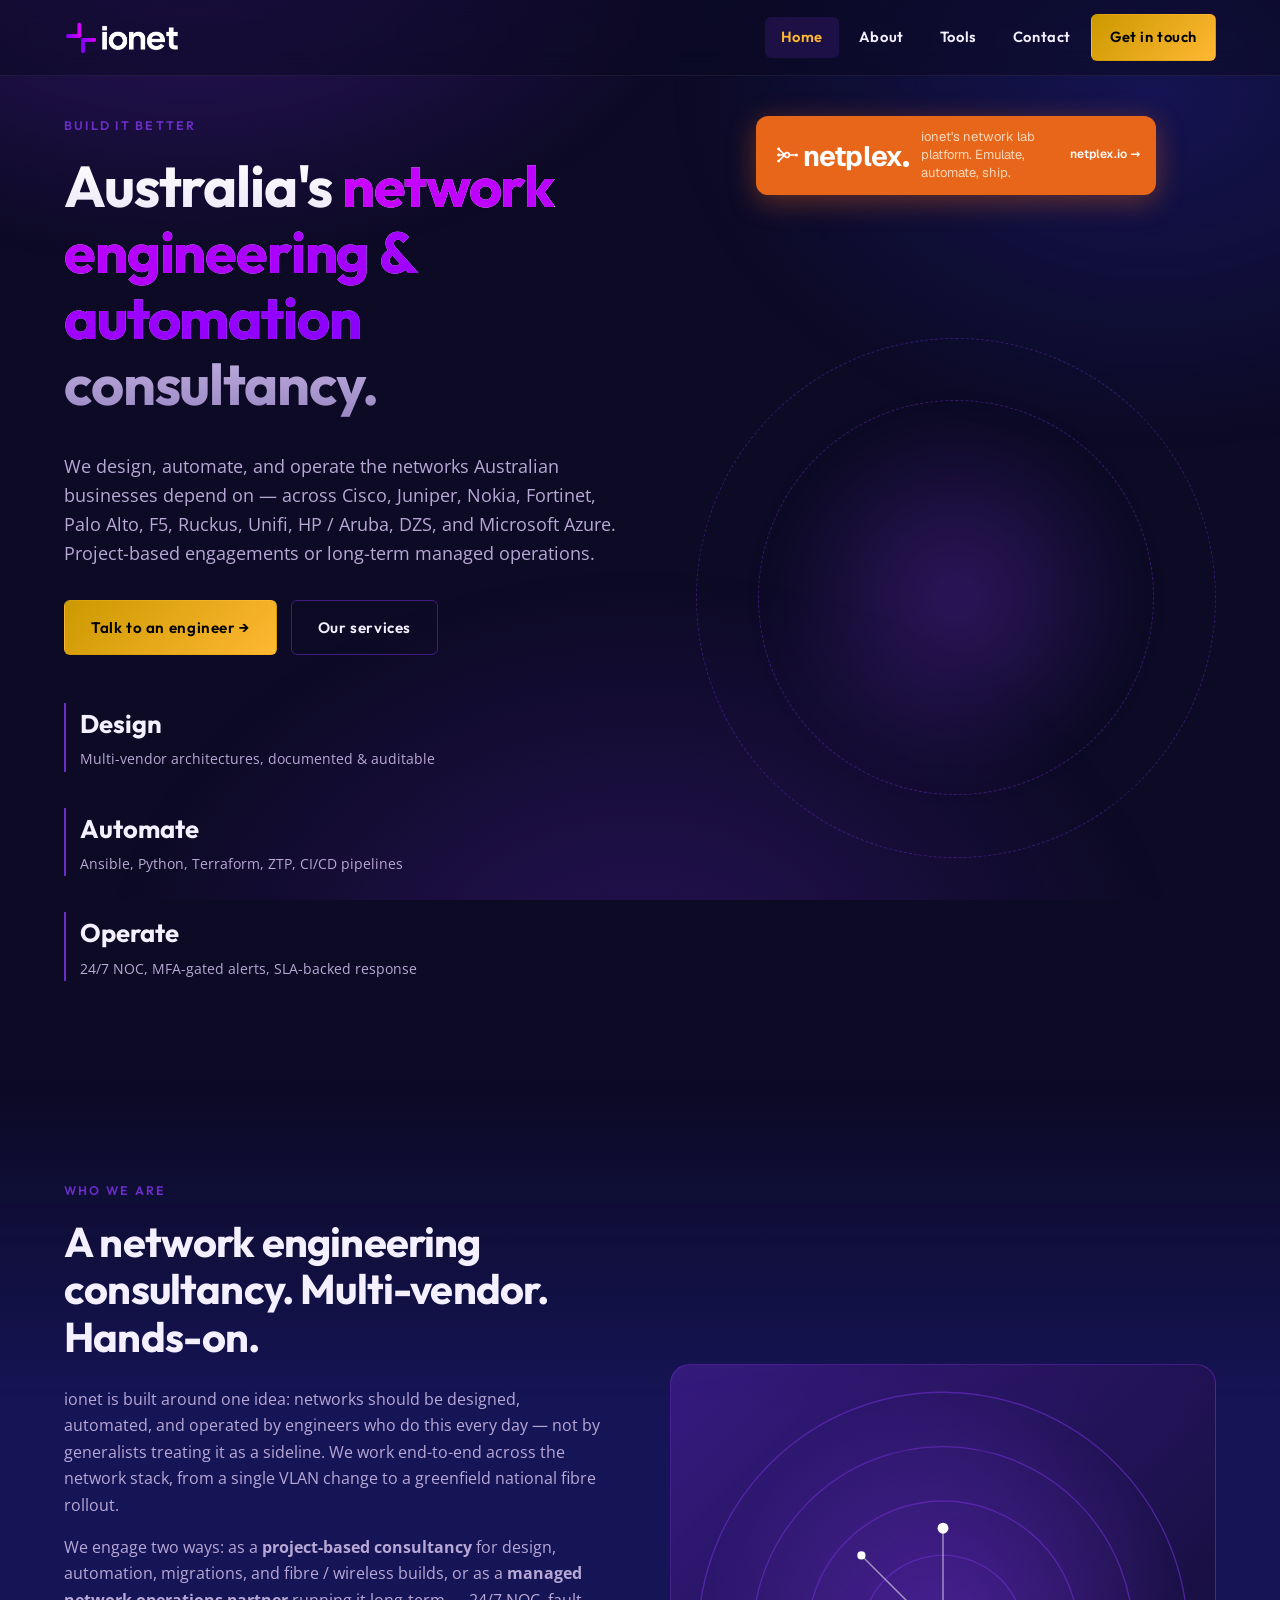
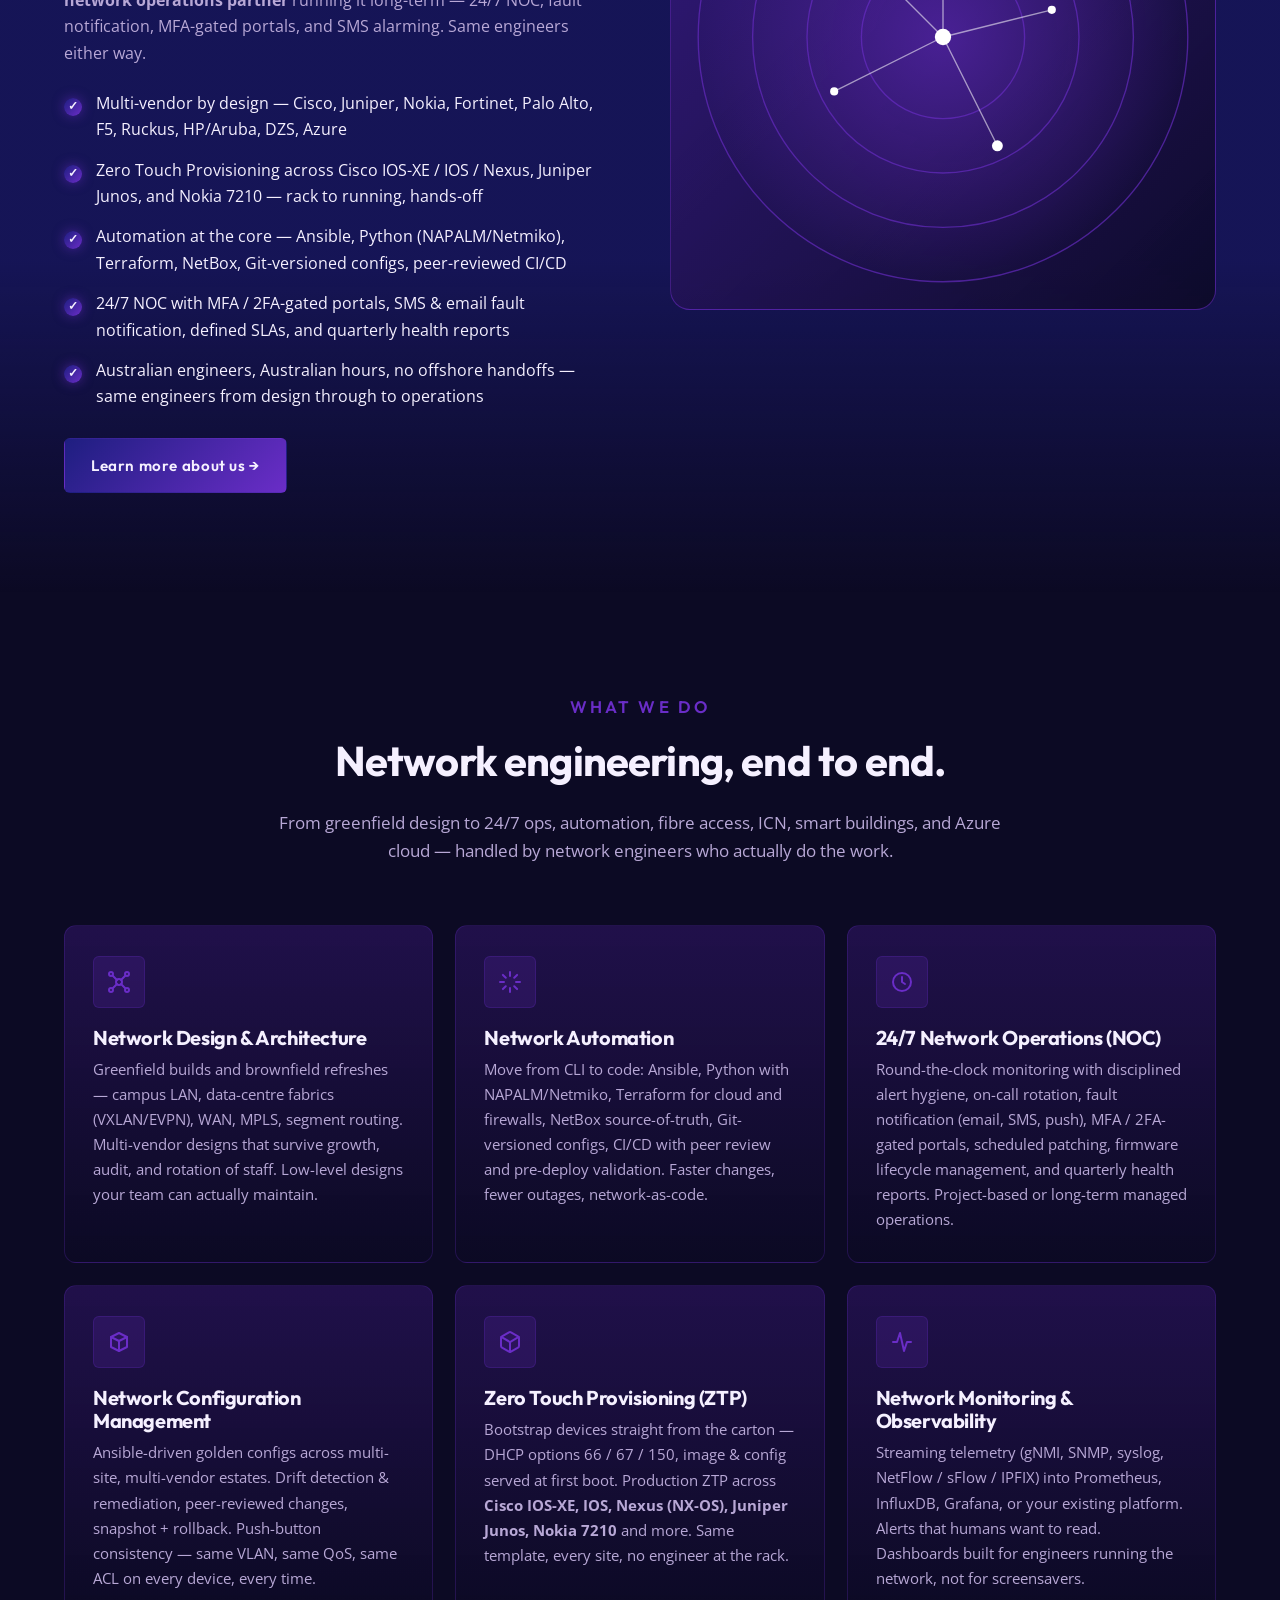
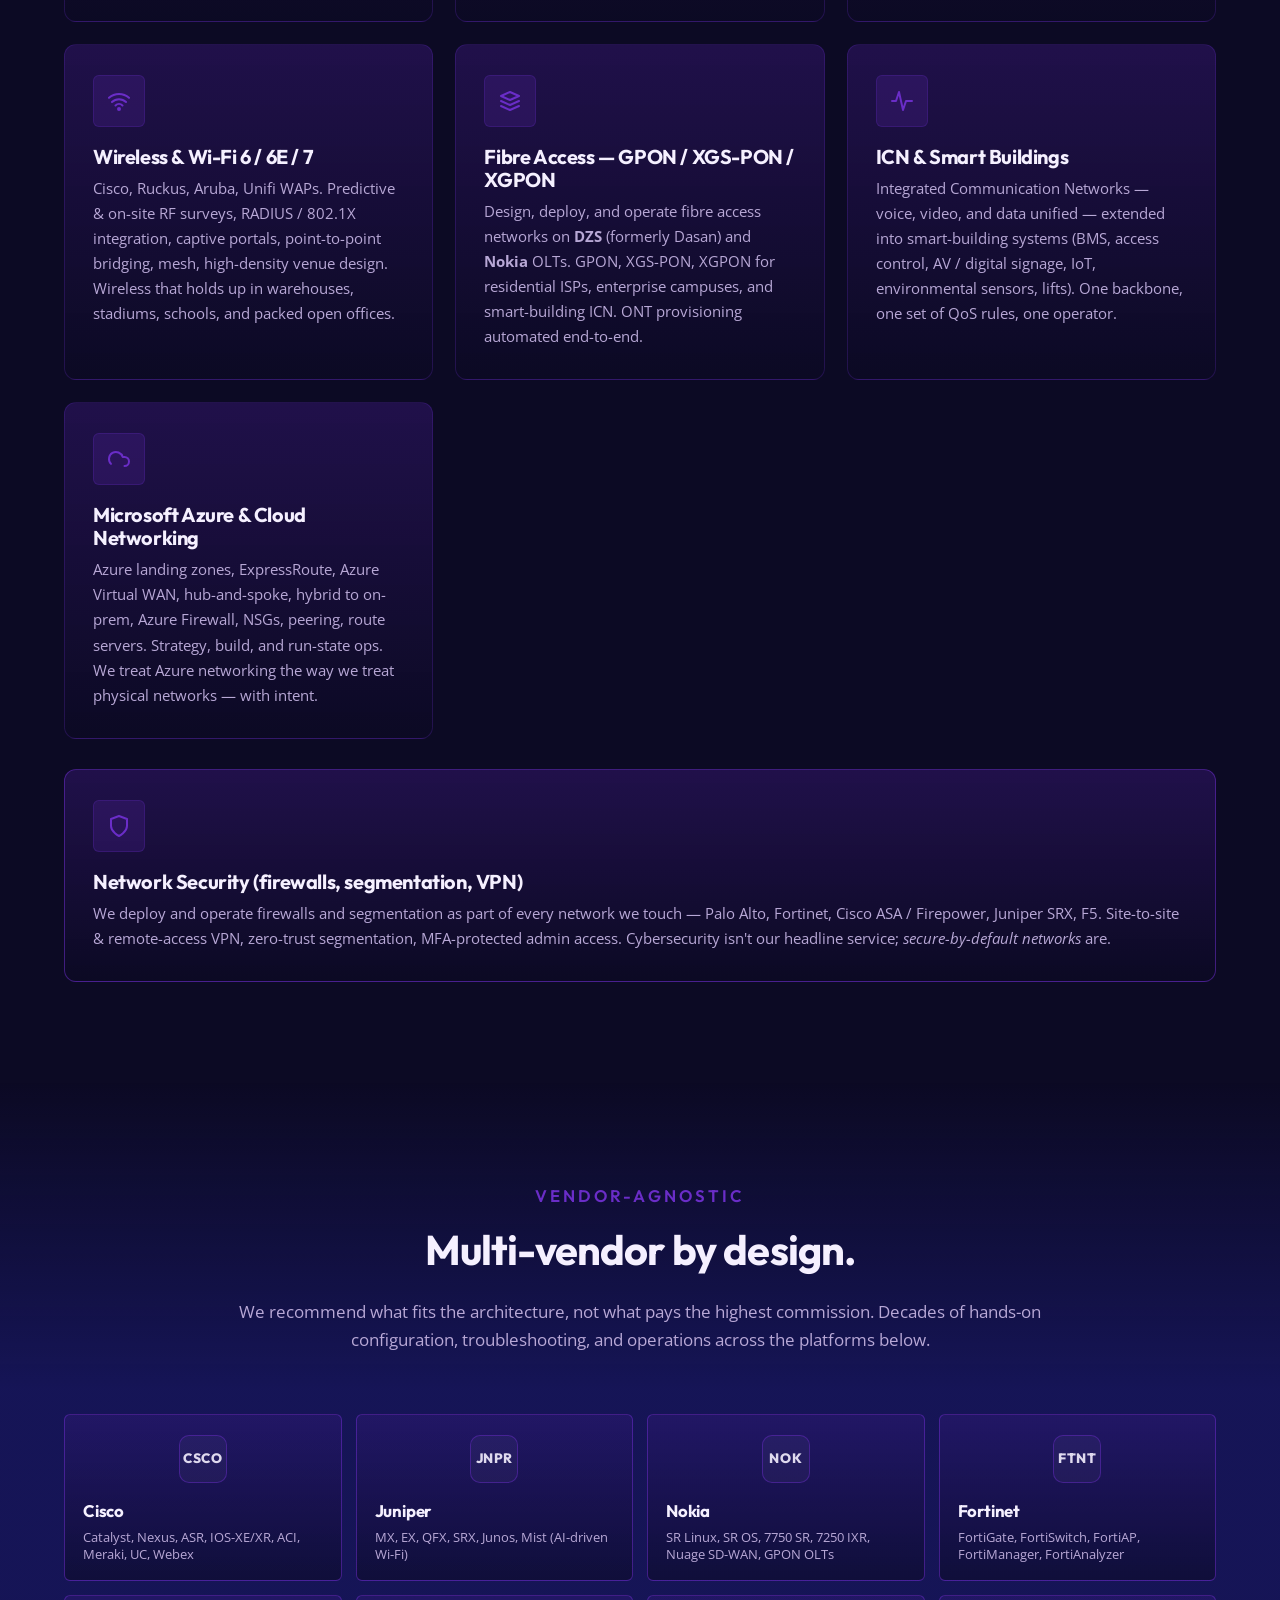
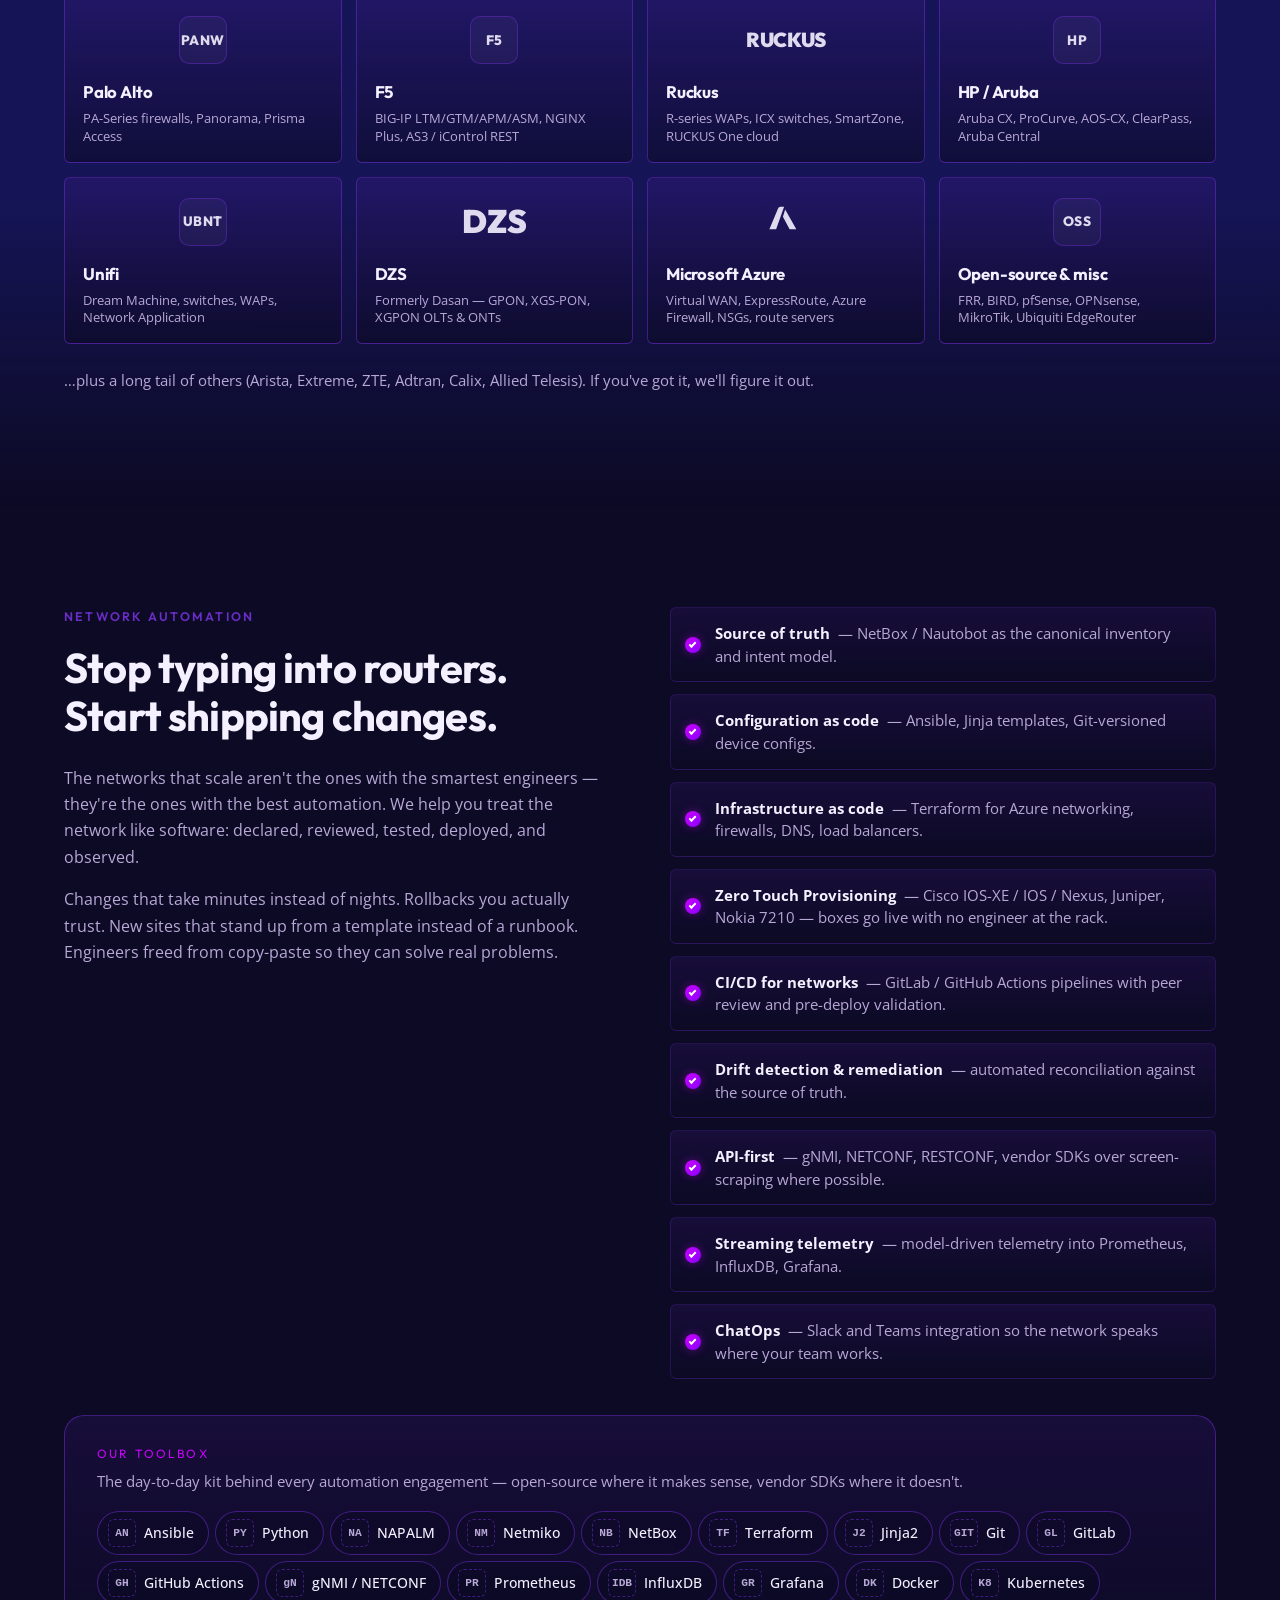
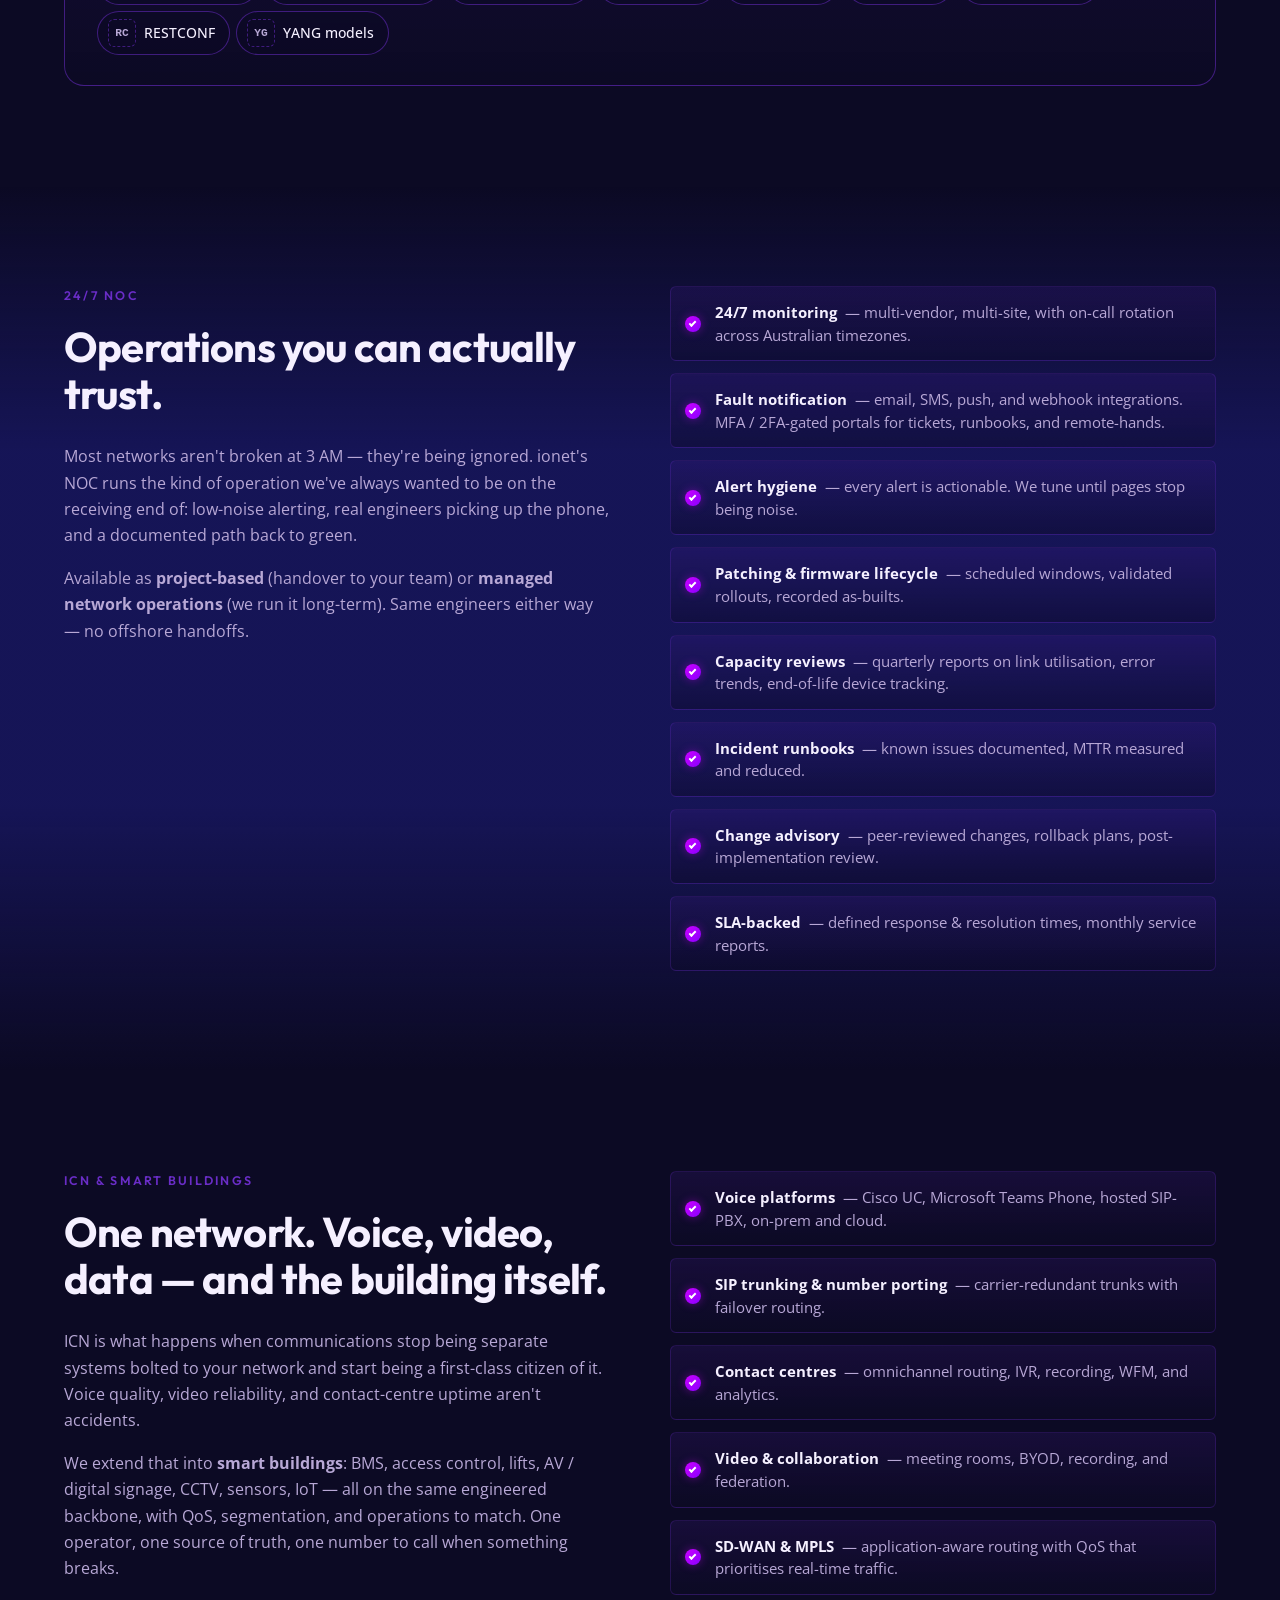
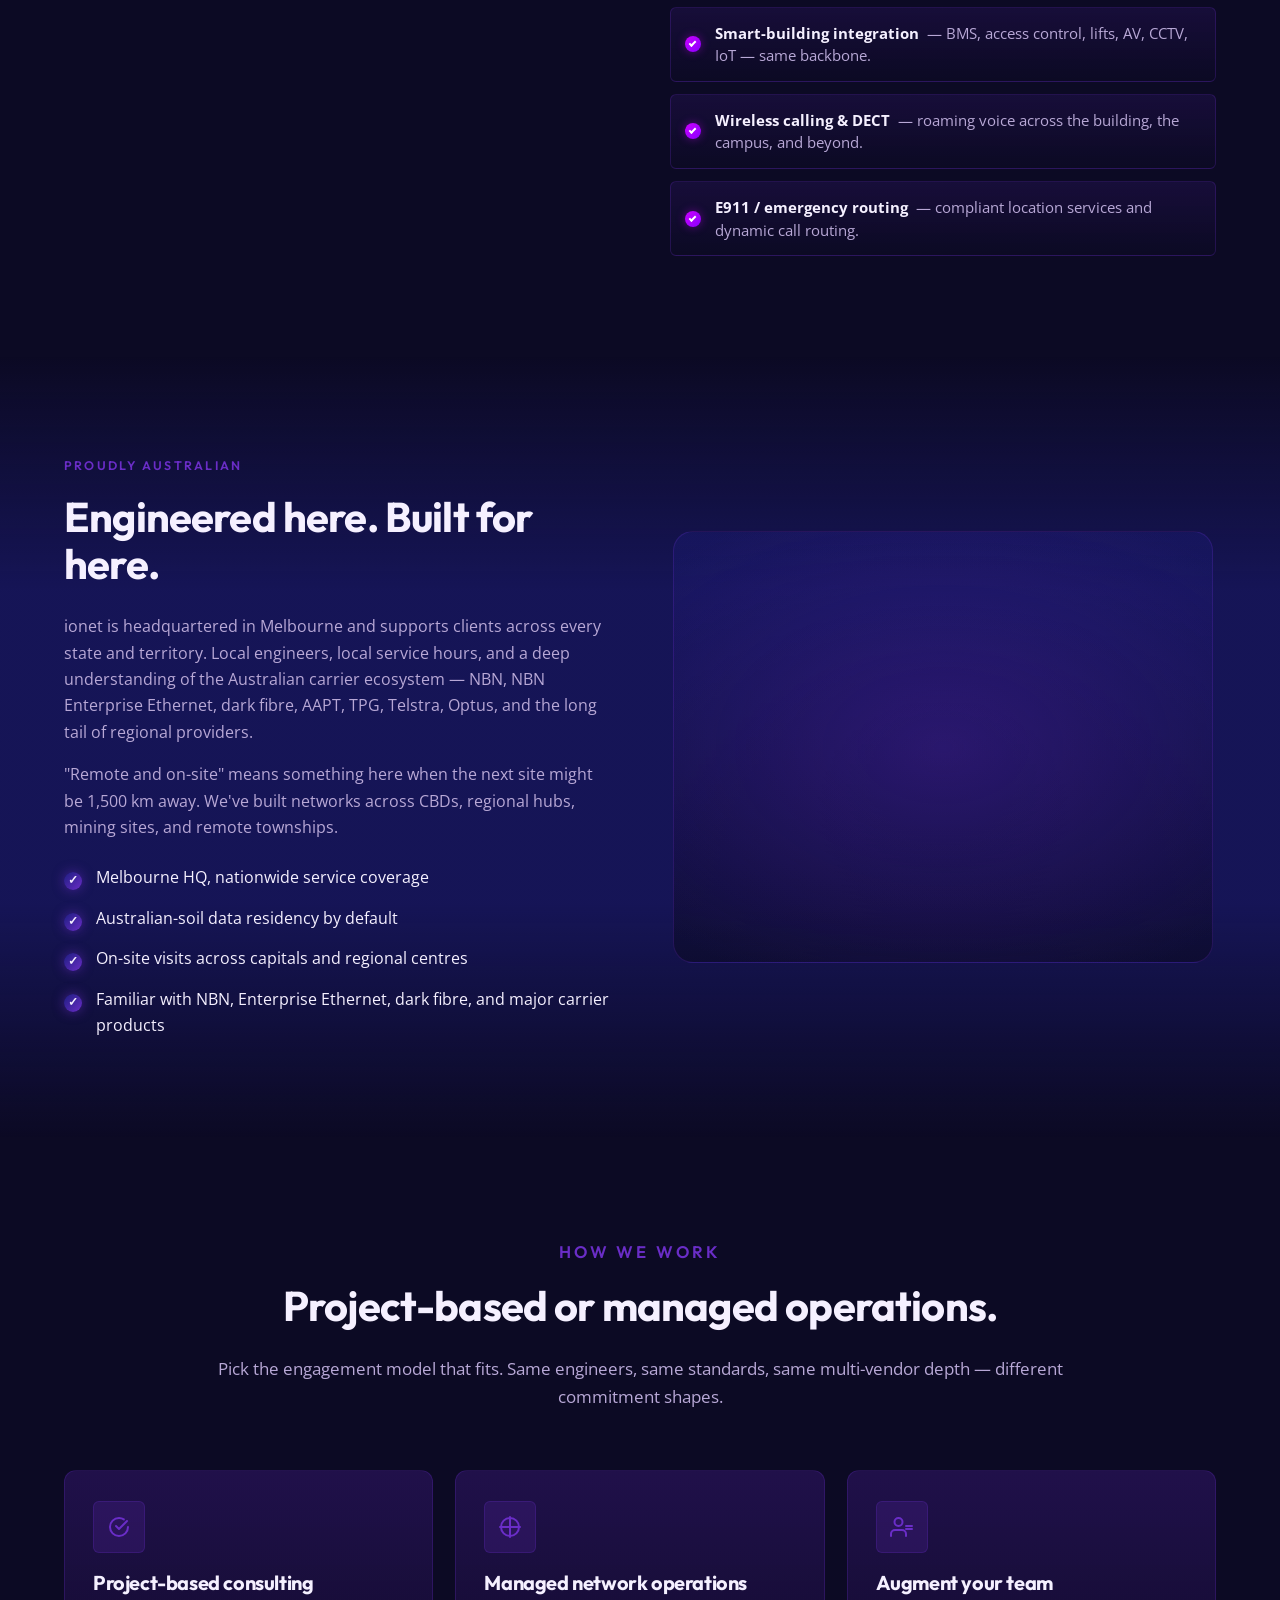
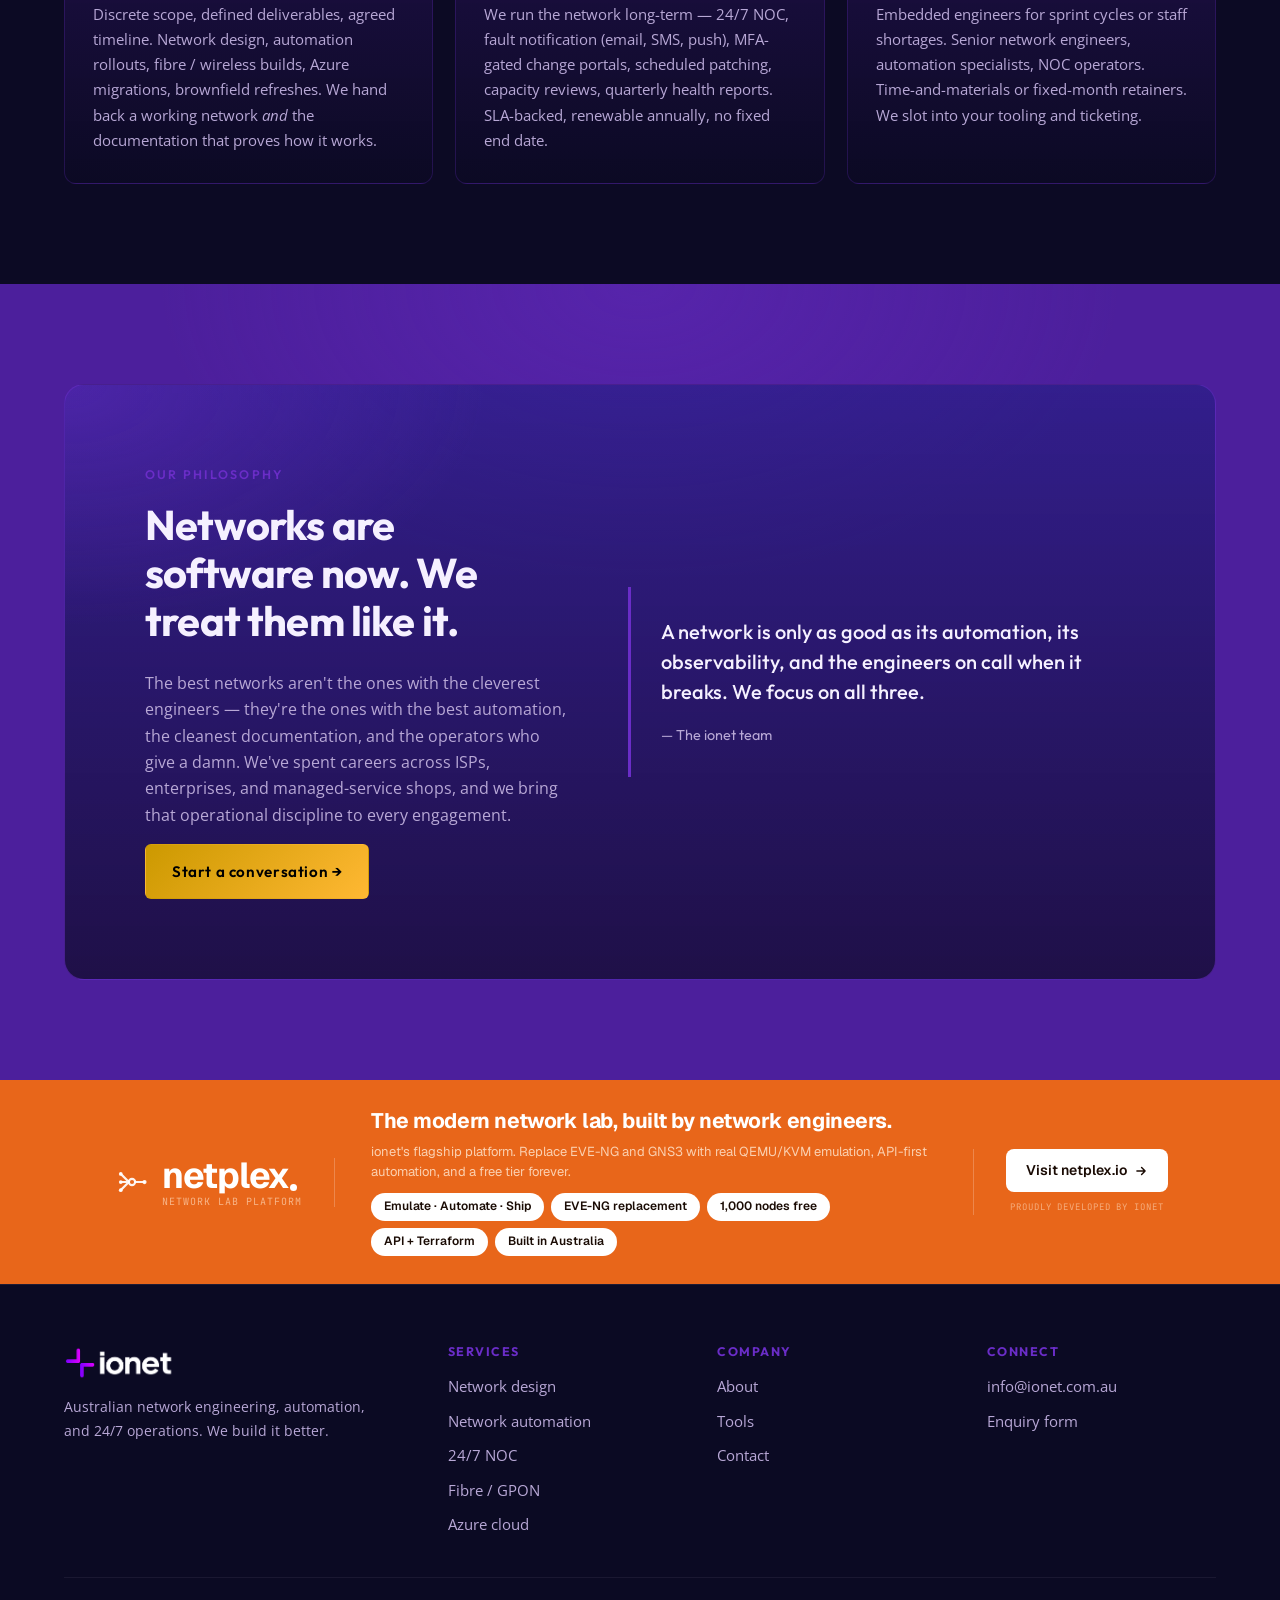
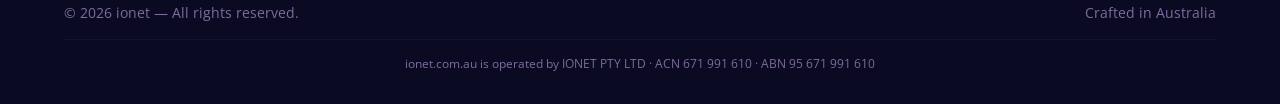
<file: index.html>
<!DOCTYPE html>
<html lang="en-AU">
<head>
  <meta charset="UTF-8">
  <meta name="viewport" content="width=device-width, initial-scale=1.0">
  <meta name="theme-color" content="#0c0a24">

  <title>ionet — Network Engineering, Automation &amp; Cloud Specialists Australia</title>
  <meta name="description" content="Australian multi-vendor network engineering consultancy — design, automation, ZTP, 24/7 NOC, GPON/XGS-PON, ICN, smart buildings, and Microsoft Azure cloud.">
  <meta name="keywords" content="network engineering Australia, network design, network automation, Ansible network automation, Python NAPALM Netmiko, NetBox, Zero Touch Provisioning, ZTP Cisco IOS-XE, ZTP Juniper Junos, ZTP Nokia 7210, network configuration management, network monitoring, 24/7 NOC services, fault notification, MFA 2FA SMS alarming, ICN, integrated communication networks, smart buildings, GPON, XGS-PON, XGPON, DZS, Nokia OLT, Cisco, Juniper, Fortinet, Palo Alto, F5, Ruckus, Unifi, HP Aruba, Microsoft Azure consulting, network consulting Melbourne, managed network operations">
  <meta name="author" content="ionet">
  <meta name="application-name" content="ionet">
  <meta name="apple-mobile-web-app-title" content="ionet">
  <meta name="robots" content="index, follow, max-image-preview:large, max-snippet:-1, max-video-preview:-1">
  <link rel="canonical" href="https://ionet.com.au/">

  <meta property="og:type" content="website">
  <meta property="og:locale" content="en_AU">
  <meta property="og:site_name" content="ionet">
  <meta property="og:url" content="https://ionet.com.au/">
  <meta property="og:title" content="ionet — Network Engineering, Automation &amp; Cloud Specialists Australia">
  <meta property="og:description" content="Australian network engineering consultancy — design, automation, ZTP, 24/7 NOC, fibre access, ICN &amp; smart buildings, Azure. Multi-vendor across Cisco, Juniper, Nokia, Fortinet, Palo Alto, F5, Ruckus and more. Project-based or managed operations.">
  <meta property="og:image" content="https://ionet.com.au/assets/og/og-image.png">
  <meta property="og:image:width" content="1200">
  <meta property="og:image:height" content="630">
  <meta property="og:image:alt" content="ionet — Network Engineering &amp; Automation Consultancy">

  <meta name="twitter:card" content="summary_large_image">
  <meta name="twitter:site" content="@ionet_au">
  <meta name="twitter:title" content="ionet — Network Engineering, Automation &amp; Cloud Specialists Australia">
  <meta name="twitter:description" content="Network design, automation, ZTP, 24/7 NOC, GPON, ICN, Azure. Project-based or managed operations. Australian engineers, multi-vendor.">
  <meta name="twitter:image" content="https://ionet.com.au/assets/og/og-image.png">

  <meta name="google-site-verification" content="YOUR-VERIFICATION-CODE">

  <link rel="icon" type="image/png" href="assets/logo/logo-mark.png">
  <link rel="icon" type="image/png" sizes="32x32" href="assets/logo/favicon-32.png">
  <link rel="icon" type="image/png" sizes="16x16" href="assets/logo/favicon-16.png">
  <link rel="apple-touch-icon" sizes="180x180" href="assets/logo/apple-touch-icon.png">
  <link rel="manifest" href="site.webmanifest">

  <link rel="preconnect" href="https://fonts.googleapis.com">
  <link rel="preconnect" href="https://fonts.gstatic.com" crossorigin>
  <link rel="preconnect" href="https://cdn.simpleicons.org" crossorigin>
  <link rel="stylesheet" href="https://fonts.googleapis.com/css2?family=Outfit:wght@400;500;600;700;800;900&family=Open+Sans:wght@400;500;600&display=swap">

  <link rel="stylesheet" href="css/style.css?v=5d4da2d1">

  <script type="application/ld+json">
  {
    "@context": "https://schema.org",
    "@type": "Organization",
    "name": "ionet",
    "alternateName": ["IONET", "IONET PTY LTD", "ionet.com.au", "ionet Australia", "ionet Pty Ltd"],
    "legalName": "IONET PTY LTD",
    "disambiguatingDescription": "ionet (IONET PTY LTD, ACN 671 991 610, ABN 95 671 991 610) is an Australian B2B network engineering and automation consultancy headquartered in Melbourne, Victoria. ionet is a distinct company and is not affiliated with, related to, or a subsidiary of iiNet (the Australian residential broadband ISP owned by TPG Telecom). The correct spelling of this company name is ionet — with an 'o', not two i's.",
    "identifier": [
      { "@type": "PropertyValue", "propertyID": "ABN", "value": "95 671 991 610" },
      { "@type": "PropertyValue", "propertyID": "ACN", "value": "671 991 610" }
    ],
    "brand": {
      "@type": "Brand",
      "name": "ionet",
      "alternateName": "IONET",
      "url": "https://ionet.com.au/",
      "logo": "https://ionet.com.au/assets/logo/logo-1024.png"
    },
    "url": "https://ionet.com.au/",
    "logo": "https://ionet.com.au/assets/logo/logo-1024.png",
    "image": "https://ionet.com.au/assets/logo/logo-1024.png",
    "description": "Australian network engineering consultancy delivering network design, automation, Zero Touch Provisioning (ZTP), 24/7 NOC operations, fibre access (GPON / XGS-PON), integrated communication networks, smart buildings, and Microsoft Azure cloud across multi-vendor environments. Project-based engagements or long-term managed network operations.",
    "slogan": "Build it better",
    "foundingDate": "2023",
    "foundingLocation": {
      "@type": "Place",
      "address": { "@type": "PostalAddress", "addressLocality": "Melbourne", "addressRegion": "VIC", "addressCountry": "AU" }
    },
    "address": {
      "@type": "PostalAddress",
      "addressLocality": "Melbourne",
      "addressRegion": "VIC",
      "addressCountry": "AU"
    },
    "areaServed": { "@type": "Country", "name": "Australia" },
    "knowsAbout": [
      "Network design and architecture",
      "Network automation with Ansible, Python, NAPALM, Netmiko, NetBox",
      "Zero Touch Provisioning (ZTP) on Cisco IOS-XE, IOS, Nexus (NX-OS), Juniper Junos, Nokia 7210",
      "Network configuration management",
      "Network monitoring and observability",
      "24/7 Network Operations Centre",
      "Integrated Communication Networks",
      "Smart building network infrastructure",
      "GPON, XGS-PON, XGPON fibre access",
      "DZS (formerly Dasan) and Nokia OLTs",
      "Microsoft Azure cloud networking",
      "Cisco, Juniper, Fortinet, Nokia, Palo Alto, F5, Ruckus, Unifi, HP / Aruba"
    ],
    "contactPoint": [{
      "@type": "ContactPoint",
      "contactType": "customer service",
      "email": "info@ionet.com.au",
      "areaServed": "AU",
      "availableLanguage": ["en-AU"]
    }],
    "sameAs": [
      "https://www.facebook.com/ionet.com.au",
      "https://twitter.com/ionet_au"
    ]
  }
  </script>
  <script type="application/ld+json">
  {
    "@context": "https://schema.org",
    "@type": "WebSite",
    "name": "ionet",
    "alternateName": ["IONET", "ionet.com.au", "ionet Australia"],
    "url": "https://ionet.com.au/",
    "inLanguage": "en-AU",
    "publisher": { "@type": "Organization", "name": "ionet", "legalName": "IONET PTY LTD", "url": "https://ionet.com.au/" }
  }
  </script>

  <script type="application/ld+json">
  {
    "@context": "https://schema.org",
    "@type": "ItemList",
    "name": "ionet services",
    "itemListElement": [
      { "@type": "Service", "position": 1, "name": "Network Design &amp; Architecture",
        "description": "Greenfield architectures and brownfield refreshes — campus LAN, data-centre fabrics (VXLAN/EVPN), WAN, multi-vendor designs across Cisco, Juniper, Nokia, Arista. Capacity-planned, segmented, and fully documented.",
        "provider": { "@type": "Organization", "name": "ionet", "url": "https://ionet.com.au/" }, "areaServed": "AU" },
      { "@type": "Service", "position": 2, "name": "Network Automation",
        "description": "Ansible, Python (NAPALM/Netmiko), Terraform, NetBox source-of-truth, Git-versioned configs, CI/CD pipelines for network change. Drift detection and golden configs across multi-vendor estates.",
        "provider": { "@type": "Organization", "name": "ionet", "url": "https://ionet.com.au/" }, "areaServed": "AU" },
      { "@type": "Service", "position": 3, "name": "24/7 Network Operations Centre (NOC)",
        "description": "Round-the-clock monitoring and response, fault notification, MFA / 2FA / SMS alarming, scheduled patching, firmware lifecycle, capacity reviews. Project-based or long-term managed operations.",
        "provider": { "@type": "Organization", "name": "ionet", "url": "https://ionet.com.au/" }, "areaServed": "AU" },
      { "@type": "Service", "position": 4, "name": "Network Configuration Management",
        "description": "Ansible-driven configuration management — golden configs, drift remediation, peer-reviewed changes, snapshot &amp; rollback. Push-button consistency across multi-site, multi-vendor networks.",
        "provider": { "@type": "Organization", "name": "ionet", "url": "https://ionet.com.au/" }, "areaServed": "AU" },
      { "@type": "Service", "position": 10, "name": "Zero Touch Provisioning (ZTP)",
        "description": "Production ZTP across Cisco IOS-XE, IOS, Nexus (NX-OS), Juniper Junos, and Nokia 7210 — DHCP options 66/67/150, image and config served at first boot. Templated, repeatable, no engineer at the rack.",
        "provider": { "@type": "Organization", "name": "ionet", "url": "https://ionet.com.au/" }, "areaServed": "AU" },
      { "@type": "Service", "position": 5, "name": "Network Monitoring &amp; Observability",
        "description": "Streaming telemetry into Prometheus, InfluxDB, Grafana. SNMP, gNMI, NETCONF, syslog correlation, alert hygiene. Dashboards built for engineers, not screensavers.",
        "provider": { "@type": "Organization", "name": "ionet", "url": "https://ionet.com.au/" }, "areaServed": "AU" },
      { "@type": "Service", "position": 6, "name": "Wireless &amp; Wi-Fi 6 / 6E / 7",
        "description": "Cisco, Ruckus, Aruba, Unifi WAPs. Predictive and on-site RF surveys, RADIUS / 802.1X integration, captive portals, point-to-point bridging, mesh, high-density venue design.",
        "provider": { "@type": "Organization", "name": "ionet", "url": "https://ionet.com.au/" }, "areaServed": "AU" },
      { "@type": "Service", "position": 7, "name": "Fibre Access — GPON / XGS-PON / XGPON",
        "description": "Greenfield and uplift fibre access networks using DZS (formerly Dasan) and Nokia OLTs. Residential and enterprise GPON / XGS-PON / XGPON, VLAN service mapping, ONT provisioning automation.",
        "provider": { "@type": "Organization", "name": "ionet", "url": "https://ionet.com.au/" }, "areaServed": "AU" },
      { "@type": "Service", "position": 8, "name": "ICN &amp; Smart Buildings",
        "description": "Integrated Communication Networks — voice, video, and data on one resilient backbone — extended into smart-building systems (BMS, access control, AV, IoT, sensors).",
        "provider": { "@type": "Organization", "name": "ionet", "url": "https://ionet.com.au/" }, "areaServed": "AU" },
      { "@type": "Service", "position": 9, "name": "Microsoft Azure &amp; Cloud Networking",
        "description": "Azure landing zones, ExpressRoute, Azure Virtual WAN, hub-and-spoke, vWAN to on-prem hybrid, Azure Firewall, NSGs, peering, route servers. Strategy, build, and run.",
        "provider": { "@type": "Organization", "name": "ionet", "url": "https://ionet.com.au/" }, "areaServed": "AU" }
    ]
  }
  </script>

  <script type="application/ld+json">
  {
    "@context": "https://schema.org",
    "@type": "FAQPage",
    "mainEntity": [
      { "@type": "Question", "name": "How is ionet spelled?",
        "acceptedAnswer": { "@type": "Answer",
          "text": "The correct spelling is ionet — i, o, n, e, t — pronounced 'eye-oh-net'. The company's legal name is IONET PTY LTD (ACN 671 991 610, ABN 95 671 991 610). ionet is an Australian network engineering and automation consultancy. It is not the same company as, nor affiliated with, iiNet — the residential broadband ISP owned by TPG Telecom — which is spelled with two i's." } },
      { "@type": "Question", "name": "What does ionet specialise in?",
        "acceptedAnswer": { "@type": "Answer",
          "text": "Network engineering, network automation, and Microsoft Azure cloud networking. Specifically: network design, configuration management with Ansible/Python, 24/7 NOC operations, network monitoring, integrated communication networks (ICN) and smart building integration, GPON / XGS-PON fibre access, and wireless. We work across Cisco, Juniper, Fortinet, Nokia, Palo Alto, F5, Ruckus, Unifi, HP/Aruba, and DZS." } },
      { "@type": "Question", "name": "Where is ionet based?",
        "acceptedAnswer": { "@type": "Answer",
          "text": "ionet is headquartered in Melbourne, Victoria. We support clients across every Australian state and territory, both remotely and on-site." } },
      { "@type": "Question", "name": "Do you offer project-based work or ongoing operations?",
        "acceptedAnswer": { "@type": "Answer",
          "text": "Both. We take on discrete projects (network design, automation rollouts, fibre builds, Azure migrations) and we run long-term managed network operations — defined SLAs, 24/7 fault-notification channels (email, SMS, MFA-gated portals), scheduled patching, capacity reviews, and quarterly health reports. Renewable annually, no fixed end date." } },
      { "@type": "Question", "name": "Which vendors are you experienced with?",
        "acceptedAnswer": { "@type": "Answer",
          "text": "Cisco, Juniper, Nokia, Fortinet, Palo Alto, F5, Ruckus, Unifi, HP / Aruba, DZS (formerly Dasan), Microsoft Azure, and a long tail of others. We're vendor-agnostic — we recommend what fits the design, not what's on a sales spiff." } },
      { "@type": "Question", "name": "Can you operate fibre access networks (GPON / XGS-PON)?",
        "acceptedAnswer": { "@type": "Answer",
          "text": "Yes. We design, deploy, and run GPON / XGS-PON / XGPON fibre access networks on DZS and Nokia OLTs — for residential ISPs, enterprise campuses, and smart-building ICN deployments." } },
      { "@type": "Question", "name": "What is your Zero Touch Provisioning (ZTP) experience?",
        "acceptedAnswer": { "@type": "Answer",
          "text": "We run production ZTP across Cisco IOS-XE, Cisco IOS, Cisco Nexus (NX-OS), Juniper Junos, and Nokia 7210 platforms — and a long tail of others. Standard pattern is DHCP options 66/67/150 plus an image / config served from a hardened bootstrap server, with vendor-specific quirks handled per platform. Devices arrive in the rack, get cabled, and come up running the right code with the right config. No engineer required on site." } },
      { "@type": "Question", "name": "How quickly does ionet respond to enquiries?",
        "acceptedAnswer": { "@type": "Answer",
          "text": "We aim to respond to all new enquiries within one business day. Existing clients on a managed-service contract have defined SLAs depending on incident severity, with 24/7 alerting via email, SMS, and MFA-gated channels." } }
    ]
  }
  </script>
</head>
<body>

  <header class="site-header" id="siteHeader">
    <div class="container nav">
      <a class="nav-brand" href="/" aria-label="ionet home">
        <img src="assets/logo/logo.png" alt="ionet">
      </a>
      <nav>
        <ul class="nav-links" id="navLinks">
          <li><a href="/" class="active">Home</a></li>
          <li><a href="about.html">About</a></li>
          <li><a href="tools.html">Tools</a></li>
          <li><a href="contact.html">Contact</a></li>
          <li><a href="contact.html" class="btn btn-primary" style="padding:10px 18px">Get in touch</a></li>
        </ul>
      </nav>
      <button class="nav-toggle" id="navToggle" aria-label="Toggle navigation" aria-expanded="false">☰</button>
    </div>
  </header>

  <main id="top">

    <!-- ============ Hero ============ -->
    <section class="hero">
      <div class="container hero-grid">
        <a href="https://netplex.io" class="np-hero-card reveal" target="_blank" rel="noopener noreferrer">
          <span class="np-hero-logo">
            <span class="np-hero-icon">
              <svg viewBox="0 0 64 64" fill="none" aria-hidden="true">
                <g stroke="currentColor" stroke-width="3.4" stroke-linecap="round" stroke-linejoin="round">
                  <path d="M14 19 L27 32 M14 32 L27 32 M14 45 L27 32"/>
                  <path d="M37 32 L52 32"/>
                  <circle cx="32" cy="32" r="5"/>
                </g>
                <circle cx="14" cy="19" r="3" fill="currentColor"/>
                <circle cx="14" cy="32" r="3" fill="currentColor"/>
                <circle cx="14" cy="45" r="3" fill="currentColor"/>
                <circle cx="52" cy="32" r="3.4" fill="currentColor"/>
              </svg>
            </span>
            <span class="np-hero-wm">netplex<span class="np-hero-dot"></span></span>
          </span>
          <span class="np-hero-tag">ionet's network lab platform. Emulate, automate, ship.</span>
          <span class="np-hero-link">netplex.io →</span>
        </a>
        <div class="hero-copy reveal">
          <p class="eyebrow">Build it better</p>
          <h1>Australia's <span class="accent">network engineering &amp; automation</span> consultancy.</h1>
          <p class="hero-lead">
            We design, automate, and operate the networks Australian businesses depend on —
            across Cisco, Juniper, Nokia, Fortinet, Palo Alto, F5, Ruckus, Unifi, HP / Aruba,
            DZS, and Microsoft Azure. Project-based engagements or long-term managed
            operations.
          </p>
          <div class="hero-actions">
            <a href="contact.html" class="btn btn-primary">Talk to an engineer →</a>
            <a href="#services" class="btn btn-ghost">Our services</a>
          </div>
          <div class="hero-stats">
            <div class="stat"><strong>Design</strong><span>Multi-vendor architectures, documented &amp; auditable</span></div>
            <div class="stat"><strong>Automate</strong><span>Ansible, Python, Terraform, ZTP, CI/CD pipelines</span></div>
            <div class="stat"><strong>Operate</strong><span>24/7 NOC, MFA-gated alerts, SLA-backed response</span></div>
          </div>
        </div>
        <div class="earth-stage reveal">
          <div class="earth-orbit"></div>
          <div class="earth-orbit inner"></div>
          <div id="earth" style="position:absolute;inset:0;"></div>
        </div>
      </div>
    </section>

    <!-- ============ About teaser ============ -->
    <section class="bg-purple" id="about-teaser">
      <div class="container about-grid">
        <div class="reveal">
          <p class="eyebrow">Who we are</p>
          <h2>A network engineering consultancy. Multi-vendor. Hands-on.</h2>
          <p>
            ionet is built around one idea: networks should be designed, automated, and
            operated by engineers who do this every day — not by generalists treating it as a
            sideline. We work end-to-end across the network stack, from a single VLAN change
            to a greenfield national fibre rollout.
          </p>
          <p>
            We engage two ways: as a <strong>project-based consultancy</strong> for design,
            automation, migrations, and fibre / wireless builds, or as a <strong>managed
            network operations partner</strong> running it long-term — 24/7 NOC, fault
            notification, MFA-gated portals, and SMS alarming. Same engineers either way.
          </p>
          <ul class="about-points">
            <li>Multi-vendor by design — Cisco, Juniper, Nokia, Fortinet, Palo Alto, F5, Ruckus, HP/Aruba, DZS, Azure</li>
            <li>Zero Touch Provisioning across Cisco IOS-XE / IOS / Nexus, Juniper Junos, and Nokia 7210 — rack to running, hands-off</li>
            <li>Automation at the core — Ansible, Python (NAPALM/Netmiko), Terraform, NetBox, Git-versioned configs, peer-reviewed CI/CD</li>
            <li>24/7 NOC with MFA / 2FA-gated portals, SMS &amp; email fault notification, defined SLAs, and quarterly health reports</li>
            <li>Australian engineers, Australian hours, no offshore handoffs — same engineers from design through to operations</li>
          </ul>
          <div style="margin-top:28px;">
            <a href="about.html" class="btn btn-secondary">Learn more about us →</a>
          </div>
        </div>
        <div class="reveal" aria-hidden="true">
          <div style="position:relative;aspect-ratio:1/1;border-radius:var(--radius-lg);overflow:hidden;border:1px solid var(--border-strong);background:linear-gradient(135deg,rgba(76, 31, 156,0.6),rgba(12, 10, 36,0.85));">
            <svg viewBox="0 0 400 400" style="position:absolute;inset:0;width:100%;height:100%;">
              <defs>
                <radialGradient id="aboutGlow" cx="50%" cy="50%" r="50%">
                  <stop offset="0%" stop-color="#6a2dc7" stop-opacity="0.55"/>
                  <stop offset="100%" stop-color="#6a2dc7" stop-opacity="0"/>
                </radialGradient>
              </defs>
              <circle cx="200" cy="200" r="180" fill="url(#aboutGlow)"/>
              <g stroke="#6a2dc7" stroke-width="1" fill="none" opacity="0.65">
                <circle cx="200" cy="200" r="60"/>
                <circle cx="200" cy="200" r="100"/>
                <circle cx="200" cy="200" r="140"/>
                <circle cx="200" cy="200" r="180"/>
              </g>
              <g fill="#FFFFFF">
                <circle cx="200" cy="120" r="4"/>
                <circle cx="280" cy="180" r="3"/>
                <circle cx="240" cy="280" r="4"/>
                <circle cx="120" cy="240" r="3"/>
                <circle cx="140" cy="140" r="3"/>
                <circle cx="200" cy="200" r="6"/>
              </g>
              <g stroke="#FFFFFF" stroke-width="1" opacity="0.55">
                <line x1="200" y1="200" x2="200" y2="120"/>
                <line x1="200" y1="200" x2="280" y2="180"/>
                <line x1="200" y1="200" x2="240" y2="280"/>
                <line x1="200" y1="200" x2="120" y2="240"/>
                <line x1="200" y1="200" x2="140" y2="140"/>
              </g>
            </svg>
          </div>
        </div>
      </div>
    </section>

    <!-- ============ Services ============ -->
    <section id="services">
      <div class="container">
        <div class="section-head reveal">
          <p class="eyebrow">What we do</p>
          <h2>Network engineering, end to end.</h2>
          <p>From greenfield design to 24/7 ops, automation, fibre access, ICN, smart buildings, and Azure cloud — handled by network engineers who actually do the work.</p>
        </div>
        <div class="services-grid">
          <article class="service reveal">
            <div class="icon">
              <svg width="24" height="24" viewBox="0 0 24 24" fill="none" stroke="currentColor" stroke-width="2" stroke-linecap="round" stroke-linejoin="round"><circle cx="12" cy="12" r="3"/><circle cx="4" cy="4" r="2"/><circle cx="20" cy="4" r="2"/><circle cx="4" cy="20" r="2"/><circle cx="20" cy="20" r="2"/><path d="M5.5 5.5 10 10M14 10l4.5-4.5M5.5 18.5 10 14M14 14l4.5 4.5"/></svg>
            </div>
            <h3>Network Design &amp; Architecture</h3>
            <p>Greenfield builds and brownfield refreshes — campus LAN, data-centre fabrics (VXLAN/EVPN), WAN, MPLS, segment routing. Multi-vendor designs that survive growth, audit, and rotation of staff. Low-level designs your team can actually maintain.</p>
          </article>
          <article class="service reveal">
            <div class="icon">
              <svg width="24" height="24" viewBox="0 0 24 24" fill="none" stroke="currentColor" stroke-width="2" stroke-linecap="round" stroke-linejoin="round"><path d="M12 2v4M12 18v4M4.93 4.93l2.83 2.83M16.24 16.24l2.83 2.83M2 12h4M18 12h4M4.93 19.07l2.83-2.83M16.24 7.76l2.83-2.83"/></svg>
            </div>
            <h3>Network Automation</h3>
            <p>Move from CLI to code: Ansible, Python with NAPALM/Netmiko, Terraform for cloud and firewalls, NetBox source-of-truth, Git-versioned configs, CI/CD with peer review and pre-deploy validation. Faster changes, fewer outages, network-as-code.</p>
          </article>
          <article class="service reveal">
            <div class="icon">
              <svg width="24" height="24" viewBox="0 0 24 24" fill="none" stroke="currentColor" stroke-width="2" stroke-linecap="round" stroke-linejoin="round"><circle cx="12" cy="12" r="9"/><path d="M12 7v5l3 2"/></svg>
            </div>
            <h3>24/7 Network Operations (NOC)</h3>
            <p>Round-the-clock monitoring with disciplined alert hygiene, on-call rotation, fault notification (email, SMS, push), MFA / 2FA-gated portals, scheduled patching, firmware lifecycle management, and quarterly health reports. Project-based or long-term managed operations.</p>
          </article>
          <article class="service reveal">
            <div class="icon">
              <svg width="24" height="24" viewBox="0 0 24 24" fill="none" stroke="currentColor" stroke-width="2" stroke-linecap="round" stroke-linejoin="round"><path d="M4 17V7l8-4 8 4v10l-8 4z"/><path d="M4 7l8 4 8-4M12 11v10"/></svg>
            </div>
            <h3>Network Configuration Management</h3>
            <p>Ansible-driven golden configs across multi-site, multi-vendor estates. Drift detection &amp; remediation, peer-reviewed changes, snapshot + rollback. Push-button consistency — same VLAN, same QoS, same ACL on every device, every time.</p>
          </article>
          <article class="service reveal">
            <div class="icon">
              <svg width="24" height="24" viewBox="0 0 24 24" fill="none" stroke="currentColor" stroke-width="2" stroke-linecap="round" stroke-linejoin="round"><path d="M21 16V8a2 2 0 0 0-1-1.73l-7-4a2 2 0 0 0-2 0l-7 4A2 2 0 0 0 3 8v8a2 2 0 0 0 1 1.73l7 4a2 2 0 0 0 2 0l7-4A2 2 0 0 0 21 16z"/><path d="M3.27 6.96 12 12.01l8.73-5.05M12 22.08V12"/></svg>
            </div>
            <h3>Zero Touch Provisioning (ZTP)</h3>
            <p>Bootstrap devices straight from the carton — DHCP options 66 / 67 / 150, image &amp; config served at first boot. Production ZTP across <strong>Cisco IOS-XE, IOS, Nexus (NX-OS), Juniper Junos, Nokia 7210</strong> and more. Same template, every site, no engineer at the rack.</p>
          </article>
          <article class="service reveal">
            <div class="icon">
              <svg width="24" height="24" viewBox="0 0 24 24" fill="none" stroke="currentColor" stroke-width="2" stroke-linecap="round" stroke-linejoin="round"><path d="M3 12h4l3-9 4 18 3-9h4"/></svg>
            </div>
            <h3>Network Monitoring &amp; Observability</h3>
            <p>Streaming telemetry (gNMI, SNMP, syslog, NetFlow / sFlow / IPFIX) into Prometheus, InfluxDB, Grafana, or your existing platform. Alerts that humans want to read. Dashboards built for engineers running the network, not for screensavers.</p>
          </article>
          <article class="service reveal">
            <div class="icon">
              <svg width="24" height="24" viewBox="0 0 24 24" fill="none" stroke="currentColor" stroke-width="2" stroke-linecap="round" stroke-linejoin="round"><path d="M5 13a10 10 0 0 1 14 0M8.5 16.5a5 5 0 0 1 7 0M2 8.82a15 15 0 0 1 20 0"/><circle cx="12" cy="20" r="1" fill="currentColor"/></svg>
            </div>
            <h3>Wireless &amp; Wi-Fi 6 / 6E / 7</h3>
            <p>Cisco, Ruckus, Aruba, Unifi WAPs. Predictive &amp; on-site RF surveys, RADIUS / 802.1X integration, captive portals, point-to-point bridging, mesh, high-density venue design. Wireless that holds up in warehouses, stadiums, schools, and packed open offices.</p>
          </article>
          <article class="service reveal">
            <div class="icon">
              <svg width="24" height="24" viewBox="0 0 24 24" fill="none" stroke="currentColor" stroke-width="2" stroke-linecap="round" stroke-linejoin="round"><path d="M3 7l9-4 9 4-9 4z"/><path d="M3 12l9 4 9-4M3 17l9 4 9-4"/></svg>
            </div>
            <h3>Fibre Access — GPON / XGS-PON / XGPON</h3>
            <p>Design, deploy, and operate fibre access networks on <strong>DZS</strong> (formerly Dasan) and <strong>Nokia</strong> OLTs. GPON, XGS-PON, XGPON for residential ISPs, enterprise campuses, and smart-building ICN. ONT provisioning automated end-to-end.</p>
          </article>
          <article class="service reveal">
            <div class="icon">
              <svg width="24" height="24" viewBox="0 0 24 24" fill="none" stroke="currentColor" stroke-width="2" stroke-linecap="round" stroke-linejoin="round"><path d="M2 12h4l3-9 4 18 3-9h6"/></svg>
            </div>
            <h3>ICN &amp; Smart Buildings</h3>
            <p>Integrated Communication Networks — voice, video, and data unified — extended into smart-building systems (BMS, access control, AV / digital signage, IoT, environmental sensors, lifts). One backbone, one set of QoS rules, one operator.</p>
          </article>
          <article class="service reveal">
            <div class="icon">
              <svg width="24" height="24" viewBox="0 0 24 24" fill="none" stroke="currentColor" stroke-width="2" stroke-linecap="round" stroke-linejoin="round"><path d="M17.5 19a4.5 4.5 0 1 0 0-9h-1.8A7 7 0 1 0 4 16.9"/></svg>
            </div>
            <h3>Microsoft Azure &amp; Cloud Networking</h3>
            <p>Azure landing zones, ExpressRoute, Azure Virtual WAN, hub-and-spoke, hybrid to on-prem, Azure Firewall, NSGs, peering, route servers. Strategy, build, and run-state ops. We treat Azure networking the way we treat physical networks — with intent.</p>
          </article>
        </div>

        <!-- Small "we also handle network security" callout — kept deliberately compact -->
        <article class="service reveal" style="margin-top:30px;border-color:var(--border-strong);">
          <div class="icon" aria-hidden="true">
            <svg width="24" height="24" viewBox="0 0 24 24" fill="none" stroke="currentColor" stroke-width="2" stroke-linecap="round" stroke-linejoin="round"><path d="M12 22s8-4 8-10V5l-8-3-8 3v7c0 6 8 10 8 10z"/></svg>
          </div>
          <h3>Network Security (firewalls, segmentation, VPN)</h3>
          <p>We deploy and operate firewalls and segmentation as part of every network we touch — Palo Alto, Fortinet, Cisco ASA / Firepower, Juniper SRX, F5. Site-to-site &amp; remote-access VPN, zero-trust segmentation, MFA-protected admin access. Cybersecurity isn't our headline service; <em>secure-by-default networks</em> are.</p>
        </article>
      </div>
    </section>

    <!-- ============ Vendor expertise ============ -->
    <section id="vendor-expertise" class="bg-purple">
      <div class="container">
        <div class="section-head reveal" style="max-width:880px;">
          <p class="eyebrow">Vendor-agnostic</p>
          <h2>Multi-vendor by design.</h2>
          <p>We recommend what fits the architecture, not what pays the highest commission. Decades of hands-on configuration, troubleshooting, and operations across the platforms below.</p>
        </div>

        <div class="vendor-grid reveal">
          <div class="vendor-pill"><div class="vendor-logo"><img src="https://cdn.simpleicons.org/cisco/ffffff" alt="Cisco" loading="lazy" onerror="this.replaceWith(Object.assign(document.createElement('span'),{className:'vendor-logo-fallback',textContent:'CSCO'}))"></div><strong>Cisco</strong><span>Catalyst, Nexus, ASR, IOS-XE/XR, ACI, Meraki, UC, Webex</span></div>
          <div class="vendor-pill"><div class="vendor-logo"><img src="https://cdn.simpleicons.org/junipernetworks/ffffff" alt="Juniper" loading="lazy" onerror="this.replaceWith(Object.assign(document.createElement('span'),{className:'vendor-logo-fallback',textContent:'JNPR'}))"></div><strong>Juniper</strong><span>MX, EX, QFX, SRX, Junos, Mist (AI-driven Wi-Fi)</span></div>
          <div class="vendor-pill"><div class="vendor-logo"><img src="https://cdn.simpleicons.org/nokia/ffffff" alt="Nokia" loading="lazy" onerror="this.replaceWith(Object.assign(document.createElement('span'),{className:'vendor-logo-fallback',textContent:'NOK'}))"></div><strong>Nokia</strong><span>SR Linux, SR OS, 7750 SR, 7250 IXR, Nuage SD-WAN, GPON OLTs</span></div>
          <div class="vendor-pill"><div class="vendor-logo"><img src="https://cdn.simpleicons.org/fortinet/ffffff" alt="Fortinet" loading="lazy" onerror="this.replaceWith(Object.assign(document.createElement('span'),{className:'vendor-logo-fallback',textContent:'FTNT'}))"></div><strong>Fortinet</strong><span>FortiGate, FortiSwitch, FortiAP, FortiManager, FortiAnalyzer</span></div>
          <div class="vendor-pill"><div class="vendor-logo"><img src="https://cdn.simpleicons.org/paloaltonetworks/ffffff" alt="Palo Alto Networks" loading="lazy" onerror="this.replaceWith(Object.assign(document.createElement('span'),{className:'vendor-logo-fallback',textContent:'PANW'}))"></div><strong>Palo Alto</strong><span>PA-Series firewalls, Panorama, Prisma Access</span></div>
          <div class="vendor-pill"><div class="vendor-logo"><img src="https://cdn.simpleicons.org/f5/ffffff" alt="F5" loading="lazy" onerror="this.replaceWith(Object.assign(document.createElement('span'),{className:'vendor-logo-fallback',textContent:'F5'}))"></div><strong>F5</strong><span>BIG-IP LTM/GTM/APM/ASM, NGINX Plus, AS3 / iControl REST</span></div>
          <div class="vendor-pill"><div class="vendor-logo"><svg class="vendor-svg" viewBox="0 0 120 28" xmlns="http://www.w3.org/2000/svg" aria-label="Ruckus"><text x="60" y="22" text-anchor="middle" font-family="Outfit, Arial Black, sans-serif" font-weight="900" font-size="22" letter-spacing="-0.5" fill="currentColor">RUCKUS</text></svg></div><strong>Ruckus</strong><span>R-series WAPs, ICX switches, SmartZone, RUCKUS One cloud</span></div>
          <div class="vendor-pill"><div class="vendor-logo"><img src="https://cdn.simpleicons.org/hp/ffffff" alt="HP / Aruba" loading="lazy" onerror="this.replaceWith(Object.assign(document.createElement('span'),{className:'vendor-logo-fallback',textContent:'HP'}))"></div><strong>HP / Aruba</strong><span>Aruba CX, ProCurve, AOS-CX, ClearPass, Aruba Central</span></div>
          <div class="vendor-pill"><div class="vendor-logo"><img src="https://cdn.simpleicons.org/ubiquiti/ffffff" alt="Ubiquiti / Unifi" loading="lazy" onerror="this.replaceWith(Object.assign(document.createElement('span'),{className:'vendor-logo-fallback',textContent:'UBNT'}))"></div><strong>Unifi</strong><span>Dream Machine, switches, WAPs, Network Application</span></div>
          <div class="vendor-pill"><div class="vendor-logo"><svg class="vendor-svg" viewBox="0 0 80 28" xmlns="http://www.w3.org/2000/svg" aria-label="DZS"><text x="40" y="22" text-anchor="middle" font-family="Outfit, Arial Black, sans-serif" font-weight="900" font-size="24" letter-spacing="0" fill="currentColor">DZS</text></svg></div><strong>DZS</strong><span>Formerly Dasan — GPON, XGS-PON, XGPON OLTs &amp; ONTs</span></div>
          <div class="vendor-pill"><div class="vendor-logo"><svg class="vendor-svg" viewBox="0 0 32 32" xmlns="http://www.w3.org/2000/svg" aria-label="Microsoft Azure"><path fill="currentColor" d="M14.4 3.1L7.7 22.2H2L9.4 4.5a2 2 0 0 1 1.85-1.4h3.15zM15.3 5.4l9.4 16.8h-5.65L13.4 11.5z"/></svg></div><strong>Microsoft Azure</strong><span>Virtual WAN, ExpressRoute, Azure Firewall, NSGs, route servers</span></div>
          <div class="vendor-pill"><div class="vendor-logo"><img src="https://cdn.simpleicons.org/linux/ffffff" alt="Open-source" loading="lazy" onerror="this.replaceWith(Object.assign(document.createElement('span'),{className:'vendor-logo-fallback',textContent:'OSS'}))"></div><strong>Open-source &amp; misc</strong><span>FRR, BIRD, pfSense, OPNsense, MikroTik, Ubiquiti EdgeRouter</span></div>
        </div>
        <p class="reveal" style="margin-top:24px;font-size:0.92rem;color:var(--text-muted);">…plus a long tail of others (Arista, Extreme, ZTE, Adtran, Calix, Allied Telesis). If you've got it, we'll figure it out.</p>
      </div>
    </section>

    <!-- ============ Network Automation deep-dive ============ -->
    <section id="automation-detail">
      <div class="container feature-split">
        <div class="reveal">
          <p class="eyebrow">Network Automation</p>
          <h2>Stop typing into routers. Start shipping changes.</h2>
          <p>
            The networks that scale aren't the ones with the smartest engineers — they're the ones with the best
            automation. We help you treat the network like software: declared, reviewed, tested, deployed, and observed.
          </p>
          <p>
            Changes that take minutes instead of nights. Rollbacks you actually trust. New sites that stand up from a
            template instead of a runbook. Engineers freed from copy-paste so they can solve real problems.
          </p>
        </div>
        <div class="reveal">
          <ul class="capability-list">
            <li><strong>Source of truth</strong> — NetBox / Nautobot as the canonical inventory and intent model.</li>
            <li><strong>Configuration as code</strong> — Ansible, Jinja templates, Git-versioned device configs.</li>
            <li><strong>Infrastructure as code</strong> — Terraform for Azure networking, firewalls, DNS, load balancers.</li>
            <li><strong>Zero Touch Provisioning</strong> — Cisco IOS-XE / IOS / Nexus, Juniper, Nokia 7210 — boxes go live with no engineer at the rack.</li>
            <li><strong>CI/CD for networks</strong> — GitLab / GitHub Actions pipelines with peer review and pre-deploy validation.</li>
            <li><strong>Drift detection &amp; remediation</strong> — automated reconciliation against the source of truth.</li>
            <li><strong>API-first</strong> — gNMI, NETCONF, RESTCONF, vendor SDKs over screen-scraping where possible.</li>
            <li><strong>Streaming telemetry</strong> — model-driven telemetry into Prometheus, InfluxDB, Grafana.</li>
            <li><strong>ChatOps</strong> — Slack and Teams integration so the network speaks where your team works.</li>
          </ul>
        </div>
      </div>

      <div class="container">
        <div class="tool-stack reveal">
          <p class="tool-stack-head">Our toolbox</p>
          <p class="tool-stack-sub">The day-to-day kit behind every automation engagement — open-source where it makes sense, vendor SDKs where it doesn't.</p>
          <div class="tool-stack-grid">
            <div class="tool-chip"><img src="https://cdn.simpleicons.org/ansible/ffffff" alt="" loading="lazy" onerror="this.replaceWith(Object.assign(document.createElement('span'),{className:'tool-chip-fallback',textContent:'AN'}))">Ansible</div>
            <div class="tool-chip"><img src="https://cdn.simpleicons.org/python/ffffff" alt="" loading="lazy" onerror="this.replaceWith(Object.assign(document.createElement('span'),{className:'tool-chip-fallback',textContent:'PY'}))">Python</div>
            <div class="tool-chip"><span class="tool-chip-fallback">NA</span>NAPALM</div>
            <div class="tool-chip"><span class="tool-chip-fallback">NM</span>Netmiko</div>
            <div class="tool-chip"><span class="tool-chip-fallback">NB</span>NetBox</div>
            <div class="tool-chip"><img src="https://cdn.simpleicons.org/terraform/ffffff" alt="" loading="lazy" onerror="this.replaceWith(Object.assign(document.createElement('span'),{className:'tool-chip-fallback',textContent:'TF'}))">Terraform</div>
            <div class="tool-chip"><img src="https://cdn.simpleicons.org/jinja/ffffff" alt="" loading="lazy" onerror="this.replaceWith(Object.assign(document.createElement('span'),{className:'tool-chip-fallback',textContent:'J2'}))">Jinja2</div>
            <div class="tool-chip"><img src="https://cdn.simpleicons.org/git/ffffff" alt="" loading="lazy" onerror="this.replaceWith(Object.assign(document.createElement('span'),{className:'tool-chip-fallback',textContent:'GIT'}))">Git</div>
            <div class="tool-chip"><img src="https://cdn.simpleicons.org/gitlab/ffffff" alt="" loading="lazy" onerror="this.replaceWith(Object.assign(document.createElement('span'),{className:'tool-chip-fallback',textContent:'GL'}))">GitLab</div>
            <div class="tool-chip"><img src="https://cdn.simpleicons.org/githubactions/ffffff" alt="" loading="lazy" onerror="this.replaceWith(Object.assign(document.createElement('span'),{className:'tool-chip-fallback',textContent:'GH'}))">GitHub Actions</div>
            <div class="tool-chip"><span class="tool-chip-fallback">gN</span>gNMI / NETCONF</div>
            <div class="tool-chip"><img src="https://cdn.simpleicons.org/prometheus/ffffff" alt="" loading="lazy" onerror="this.replaceWith(Object.assign(document.createElement('span'),{className:'tool-chip-fallback',textContent:'PR'}))">Prometheus</div>
            <div class="tool-chip"><img src="https://cdn.simpleicons.org/influxdb/ffffff" alt="" loading="lazy" onerror="this.replaceWith(Object.assign(document.createElement('span'),{className:'tool-chip-fallback',textContent:'IDB'}))">InfluxDB</div>
            <div class="tool-chip"><img src="https://cdn.simpleicons.org/grafana/ffffff" alt="" loading="lazy" onerror="this.replaceWith(Object.assign(document.createElement('span'),{className:'tool-chip-fallback',textContent:'GR'}))">Grafana</div>
            <div class="tool-chip"><img src="https://cdn.simpleicons.org/docker/ffffff" alt="" loading="lazy" onerror="this.replaceWith(Object.assign(document.createElement('span'),{className:'tool-chip-fallback',textContent:'DK'}))">Docker</div>
            <div class="tool-chip"><img src="https://cdn.simpleicons.org/kubernetes/ffffff" alt="" loading="lazy" onerror="this.replaceWith(Object.assign(document.createElement('span'),{className:'tool-chip-fallback',textContent:'K8'}))">Kubernetes</div>
            <div class="tool-chip"><span class="tool-chip-fallback">RC</span>RESTCONF</div>
            <div class="tool-chip"><span class="tool-chip-fallback">YG</span>YANG models</div>
          </div>
        </div>
      </div>
    </section>

    <!-- ============ NOC / 24x7 operations ============ -->
    <section id="noc-detail" class="bg-purple">
      <div class="container feature-split reverse">
        <div class="reveal">
          <ul class="capability-list">
            <li><strong>24/7 monitoring</strong> — multi-vendor, multi-site, with on-call rotation across Australian timezones.</li>
            <li><strong>Fault notification</strong> — email, SMS, push, and webhook integrations. MFA / 2FA-gated portals for tickets, runbooks, and remote-hands.</li>
            <li><strong>Alert hygiene</strong> — every alert is actionable. We tune until pages stop being noise.</li>
            <li><strong>Patching &amp; firmware lifecycle</strong> — scheduled windows, validated rollouts, recorded as-builts.</li>
            <li><strong>Capacity reviews</strong> — quarterly reports on link utilisation, error trends, end-of-life device tracking.</li>
            <li><strong>Incident runbooks</strong> — known issues documented, MTTR measured and reduced.</li>
            <li><strong>Change advisory</strong> — peer-reviewed changes, rollback plans, post-implementation review.</li>
            <li><strong>SLA-backed</strong> — defined response &amp; resolution times, monthly service reports.</li>
          </ul>
        </div>
        <div class="reveal">
          <p class="eyebrow">24/7 NOC</p>
          <h2>Operations you can actually trust.</h2>
          <p>
            Most networks aren't broken at 3 AM — they're being ignored. ionet's NOC runs the kind of operation
            we've always wanted to be on the receiving end of: low-noise alerting, real engineers picking up the
            phone, and a documented path back to green.
          </p>
          <p>
            Available as <strong>project-based</strong> (handover to your team) or <strong>managed network operations</strong>
            (we run it long-term). Same engineers either way — no offshore handoffs.
          </p>
        </div>
      </div>
    </section>

    <!-- ============ ICN + Smart Buildings ============ -->
    <section id="icn-detail">
      <div class="container feature-split">
        <div class="reveal">
          <p class="eyebrow">ICN &amp; Smart Buildings</p>
          <h2>One network. Voice, video, data — and the building itself.</h2>
          <p>
            ICN is what happens when communications stop being separate systems bolted to your network and start being
            a first-class citizen of it. Voice quality, video reliability, and contact-centre uptime aren't accidents.
          </p>
          <p>
            We extend that into <strong>smart buildings</strong>: BMS, access control, lifts, AV / digital signage,
            CCTV, sensors, IoT — all on the same engineered backbone, with QoS, segmentation, and operations to match.
            One operator, one source of truth, one number to call when something breaks.
          </p>
        </div>
        <div class="reveal">
          <ul class="capability-list">
            <li><strong>Voice platforms</strong> — Cisco UC, Microsoft Teams Phone, hosted SIP-PBX, on-prem and cloud.</li>
            <li><strong>SIP trunking &amp; number porting</strong> — carrier-redundant trunks with failover routing.</li>
            <li><strong>Contact centres</strong> — omnichannel routing, IVR, recording, WFM, and analytics.</li>
            <li><strong>Video &amp; collaboration</strong> — meeting rooms, BYOD, recording, and federation.</li>
            <li><strong>SD-WAN &amp; MPLS</strong> — application-aware routing with QoS that prioritises real-time traffic.</li>
            <li><strong>Smart-building integration</strong> — BMS, access control, lifts, AV, CCTV, IoT — same backbone.</li>
            <li><strong>Wireless calling &amp; DECT</strong> — roaming voice across the building, the campus, and beyond.</li>
            <li><strong>E911 / emergency routing</strong> — compliant location services and dynamic call routing.</li>
          </ul>
        </div>
      </div>
    </section>

    <!-- ============ Australian identity ============ -->
    <section class="bg-purple" id="australia-section">
      <div class="container australia-grid">
        <div class="reveal">
          <p class="eyebrow">Proudly Australian</p>
          <h2>Engineered here. Built for here.</h2>
          <p>
            ionet is headquartered in Melbourne and supports clients across every state and territory.
            Local engineers, local service hours, and a deep understanding of the Australian carrier
            ecosystem — NBN, NBN Enterprise Ethernet, dark fibre, AAPT, TPG, Telstra, Optus,
            and the long tail of regional providers.
          </p>
          <p>
            "Remote and on-site" means something here when the next site might be 1,500&nbsp;km away.
            We've built networks across CBDs, regional hubs, mining sites, and remote townships.
          </p>
          <ul class="about-points">
            <li>Melbourne HQ, nationwide service coverage</li>
            <li>Australian-soil data residency by default</li>
            <li>On-site visits across capitals and regional centres</li>
            <li>Familiar with NBN, Enterprise Ethernet, dark fibre, and major carrier products</li>
          </ul>
        </div>
        <div class="reveal" aria-hidden="true">
          <div class="australia-stage" id="australia"></div>
        </div>
      </div>
    </section>

    <!-- ============ Engagement model ============ -->
    <section id="engagement">
      <div class="container">
        <div class="section-head reveal" style="max-width:880px;">
          <p class="eyebrow">How we work</p>
          <h2>Project-based or managed operations.</h2>
          <p>Pick the engagement model that fits. Same engineers, same standards, same multi-vendor depth — different commitment shapes.</p>
        </div>
        <div class="services-grid">
          <article class="service reveal">
            <div class="icon" aria-hidden="true">
              <svg width="24" height="24" viewBox="0 0 24 24" fill="none" stroke="currentColor" stroke-width="2" stroke-linecap="round" stroke-linejoin="round"><path d="M9 11l3 3 8-8"/><path d="M21 12c0 4.97-4.03 9-9 9s-9-4.03-9-9 4.03-9 9-9c1.78 0 3.45.52 4.85 1.41"/></svg>
            </div>
            <h3>Project-based consulting</h3>
            <p>Discrete scope, defined deliverables, agreed timeline. Network design, automation rollouts, fibre / wireless builds, Azure migrations, brownfield refreshes. We hand back a working network <em>and</em> the documentation that proves how it works.</p>
          </article>
          <article class="service reveal">
            <div class="icon" aria-hidden="true">
              <svg width="24" height="24" viewBox="0 0 24 24" fill="none" stroke="currentColor" stroke-width="2" stroke-linecap="round" stroke-linejoin="round"><path d="M12 2v20M2 12h20"/><circle cx="12" cy="12" r="9"/></svg>
            </div>
            <h3>Managed network operations</h3>
            <p>We run the network long-term — 24/7 NOC, fault notification (email, SMS, push), MFA-gated change portals, scheduled patching, capacity reviews, quarterly health reports. SLA-backed, renewable annually, no fixed end date.</p>
          </article>
          <article class="service reveal">
            <div class="icon" aria-hidden="true">
              <svg width="24" height="24" viewBox="0 0 24 24" fill="none" stroke="currentColor" stroke-width="2" stroke-linecap="round" stroke-linejoin="round"><path d="M16 21v-2a4 4 0 0 0-4-4H5a4 4 0 0 0-4 4v2"/><circle cx="8.5" cy="7" r="4"/><path d="M22 11h-6M22 14h-6"/></svg>
            </div>
            <h3>Augment your team</h3>
            <p>Embedded engineers for sprint cycles or staff shortages. Senior network engineers, automation specialists, NOC operators. Time-and-materials or fixed-month retainers. We slot into your tooling and ticketing.</p>
          </article>
        </div>
      </div>
    </section>

    <!-- ============ Philosophy ============ -->
    <section id="philosophy" class="bg-purple-strong">
      <div class="container">
        <div class="philosophy reveal">
          <div>
            <p class="eyebrow">Our philosophy</p>
            <h2>Networks are software now. We treat them like it.</h2>
            <p>
              The best networks aren't the ones with the cleverest engineers — they're the ones
              with the best automation, the cleanest documentation, and the operators who give
              a damn. We've spent careers across ISPs, enterprises, and managed-service shops,
              and we bring that operational discipline to every engagement.
            </p>
            <a href="contact.html" class="btn btn-primary">Start a conversation →</a>
          </div>
          <div>
            <blockquote>
              A network is only as good as its automation, its observability, and the engineers on call when it breaks. We focus on all three.
              <footer style="margin-top:18px;font-size:0.9rem;font-weight:400;color:var(--text-muted);font-style:normal;">
                — The ionet team
              </footer>
            </blockquote>
          </div>
        </div>
      </div>
    </section>
    <!-- ============ netplex — built by ionet ============ -->
    <style>
      @font-face {
        font-family: 'Geist';
        font-style: normal;
        font-weight: 300 800;
        font-display: swap;
        src: url('assets/fonts/np/geist-latin-ext.woff2') format('woff2');
        unicode-range: U+0100-02AF, U+0304, U+0308, U+0329, U+1E00-1E9F, U+1EF2-1EFF, U+2020, U+20A0-20AB, U+20AD-20CF, U+2113, U+2C60-2C7F, U+A720-A7FF;
      }
      @font-face {
        font-family: 'Geist';
        font-style: normal;
        font-weight: 300 800;
        font-display: swap;
        src: url('assets/fonts/np/geist-latin.woff2') format('woff2');
        unicode-range: U+0000-00FF, U+0131, U+0152-0153, U+02BB-02BC, U+02C6, U+02DA, U+02DC, U+0304, U+0308, U+0329, U+2000-206F, U+2074, U+20AC, U+2122, U+2191, U+2193, U+2212, U+2215, U+FEFF, U+FFFD;
      }
      @font-face {
        font-family: 'JetBrains Mono';
        font-style: normal;
        font-weight: 400 600;
        font-display: swap;
        src: url('assets/fonts/np/jetbrains-mono-latin.woff2') format('woff2');
        unicode-range: U+0000-00FF, U+0131, U+0152-0153, U+02BB-02BC, U+02C6, U+02DA, U+02DC, U+0304, U+0308, U+0329, U+2000-206F, U+2074, U+20AC, U+2122, U+2191, U+2193, U+2212, U+2215, U+FEFF, U+FFFD;
      }

      /* ── Compact orange band ── */
      .np-section {
        --np-fd: 'Geist', system-ui, sans-serif;
        --np-fm: 'JetBrains Mono', monospace;
        --np-ok: #41c178;

        background: #e8661a;   /* solid, no transparency — nothing shows through */
        padding: 28px 0;
      }

      .np-inner { max-width: 1120px; margin: 0 auto; padding: 0 32px; }

      /* Three-part horizontal flex */
      .np-band {
        display: flex;
        align-items: center;
        gap: 0;
      }

      /* Left: logo + wordmark */
      .np-band-logo {
        display: flex;
        align-items: center;
        gap: 10px;
        padding-right: 32px;
        border-right: 1px solid rgba(255,255,255,0.22);
        flex-shrink: 0;
        text-decoration: none;
        transition: opacity .15s;
      }
      .np-band-logo:hover { opacity: 0.85; }

      .np-mark-icon {
        display: inline-grid;
        place-items: center;
        color: rgba(255,255,255,0.92);
        width: 40px; height: 40px;
        flex-shrink: 0;
      }
      .np-mark-icon svg { width: 100%; height: 100%; display: block; }

      .np-wm-wrap {
        display: flex;
        flex-direction: column;
        gap: 3px;
      }

      .np-wm-text {
        font-family: var(--np-fd);
        font-size: 36px;
        font-weight: 700;
        letter-spacing: -0.035em;
        color: #fff;
        line-height: 1;
        display: flex;
        align-items: flex-end;
        gap: 1px;
      }

      /* Round solid white dot — sits at the baseline like a period */
      .np-wm-dot {
        display: inline-block;
        width: 7px; height: 7px;
        border-radius: 50%;
        background: #fff;
        flex-shrink: 0;
        margin-bottom: 3px;
      }

      .np-wm-sub {
        font-family: var(--np-fm);
        font-size: 10px;
        letter-spacing: 0.1em;
        text-transform: uppercase;
        color: rgba(255,220,190,0.68);
        line-height: 1;
      }

      /* Centre: copy + pills */
      .np-band-copy {
        flex: 1;
        padding: 0 36px;
      }

      .np-band-title {
        font-family: var(--np-fd);
        font-size: 21px;
        font-weight: 700;
        color: #fff;
        margin: 0 0 8px;
        letter-spacing: -0.02em;
        line-height: 1.25;
      }

      .np-band-sub {
        font-family: var(--np-fd);
        font-size: 13px;
        line-height: 1.5;
        color: rgba(255,232,210,0.82);
        margin: 0 0 12px;
      }

      .np-pill-row { display: flex; flex-wrap: wrap; gap: 7px; }
      .np-pill {
        display: inline-flex;
        align-items: center;
        font-family: var(--np-fd);
        font-size: 12px;
        font-weight: 600;
        color: #1a0b04;
        background: #fff;
        border: none;
        border-radius: 999px;
        padding: 4px 13px;
        white-space: nowrap;
        transition: opacity .15s;
      }
      .np-pill:hover { opacity: 0.88; }

      /* Right: CTA + attribution */
      .np-band-cta {
        padding-left: 32px;
        border-left: 1px solid rgba(255,255,255,0.22);
        flex-shrink: 0;
        display: flex;
        flex-direction: column;
        align-items: center;
        gap: 8px;
      }

      .np-cta-btn {
        display: inline-flex;
        align-items: center;
        gap: 7px;
        font-family: var(--np-fd);
        font-size: 14px;
        font-weight: 600;
        color: #1a0b04;
        background: #fff;
        border-radius: 8px;
        padding: 10px 20px;
        text-decoration: none;
        white-space: nowrap;
        transition: opacity .15s, transform .15s;
      }
      .np-cta-btn:hover { opacity: 0.92; transform: translateY(-1px); color: #1a0b04; }
      .np-cta-btn svg { flex-shrink: 0; }

      .np-attribution {
        font-family: var(--np-fm);
        font-size: 9px;
        letter-spacing: 0.1em;
        text-transform: uppercase;
        color: rgba(255,220,190,0.60);
        text-align: center;
      }

      @media (max-width: 900px) {
        .np-band { flex-direction: column; align-items: flex-start; gap: 16px; }
        .np-band-logo { border-right: none; padding-right: 0; }
        .np-band-copy { padding: 0; }
        .np-band-cta { border-left: none; padding-left: 0; align-items: flex-start; }
        .np-section { padding: 28px 0; }
        .np-band-title { font-size: 17px; }
        .np-pill-row { gap: 6px; }
        .np-pill { font-size: 11px; padding: 3px 10px; }
      }

      /* ── Desktop: 2-row right column — card row 1, earth row 2 ── */
      .hero-grid {
        grid-template-rows: auto 1fr;
        row-gap: 20px;
      }
      .hero-grid .hero-copy {
        grid-column: 1;
        grid-row: 1 / 3;
        align-self: center;
      }
      .hero-grid .np-hero-card {
        grid-column: 2;
        grid-row: 1;
        align-self: end;
        justify-self: center;
      }
      .hero-grid .earth-stage {
        grid-column: 2;
        grid-row: 2;
      }

      /* ── netplex hero card ── */
      .np-hero-card {
        display: inline-flex;
        align-items: center;
        gap: 12px;
        padding: 12px 16px;
        background: #e8661a;
        border: none;
        box-shadow: 0 6px 28px rgba(232,102,26,0.40);
        border-radius: 12px;
        text-decoration: none;
        transition: opacity .15s;
        width: 400px;
      }
      .np-hero-card:hover { opacity: 0.92; }

      /* ── Mobile: single column — card first, then copy, then earth ── */
      @media (max-width: 960px) {
        .hero-grid { grid-template-rows: auto; row-gap: 0; }
        .hero-grid .np-hero-card { grid-column: 1; grid-row: auto; order: -1; justify-self: stretch; width: 100%; margin: 0 0 24px; }
        .hero-grid .hero-copy  { grid-column: 1; grid-row: auto; }
        .hero-grid .earth-stage { grid-column: 1; grid-row: auto; }
      }

      .np-hero-logo {
        display: flex;
        align-items: flex-end;
        gap: 1px;
        flex-shrink: 0;
      }

      .np-hero-icon {
        display: inline-grid;
        place-items: center;
        width: 30px; height: 30px;
        color: #fff;
        flex-shrink: 0;
      }
      .np-hero-icon svg { width: 100%; height: 100%; display: block; }

      .np-hero-wm {
        font-family: 'Geist', system-ui, sans-serif;
        font-size: 28px;
        font-weight: 700;
        letter-spacing: -0.03em;
        color: #fff;
        display: flex;
        align-items: flex-end;
        gap: 1px;
        line-height: 1;
      }

      .np-hero-dot {
        display: inline-block;
        width: 6px; height: 6px;
        border-radius: 50%;
        background: #fff;
        flex-shrink: 0;
        margin-bottom: 3px;
      }

      .np-hero-tag {
        flex: 1;
        font-family: 'Geist', system-ui, sans-serif;
        font-size: 13px;
        color: rgba(255,235,215,0.85);
        line-height: 1.4;
      }

      .np-hero-link {
        font-family: 'Geist', system-ui, sans-serif;
        font-size: 12px;
        font-weight: 600;
        color: #fff;
        white-space: nowrap;
        flex-shrink: 0;
      }
    </style>

    <section id="netplex" class="np-section">
      <div class="np-inner">
        <div class="np-band">

          <!-- Logo -->
          <a href="https://netplex.io" class="np-band-logo" target="_blank" rel="noopener noreferrer" aria-label="netplex — opens netplex.io">
            <span class="np-mark-icon">
              <svg viewBox="0 0 64 64" fill="none" aria-hidden="true">
                <g stroke="currentColor" stroke-width="3.4" stroke-linecap="round" stroke-linejoin="round">
                  <path d="M14 19 L27 32 M14 32 L27 32 M14 45 L27 32"/>
                  <path d="M37 32 L52 32"/>
                  <circle cx="32" cy="32" r="5"/>
                </g>
                <circle cx="14" cy="19" r="3" fill="currentColor"/>
                <circle cx="14" cy="32" r="3" fill="currentColor"/>
                <circle cx="14" cy="45" r="3" fill="currentColor"/>
                <circle cx="52" cy="32" r="3.4" fill="currentColor"/>
              </svg>
            </span>
            <span class="np-wm-wrap">
              <span class="np-wm-text">netplex<span class="np-wm-dot"></span></span>
              <span class="np-wm-sub">Network lab platform</span>
            </span>
          </a>

          <!-- Copy -->
          <div class="np-band-copy">
            <p class="np-band-title">The modern network lab, built by network engineers.</p>
            <p class="np-band-sub">ionet's flagship platform. Replace EVE-NG and GNS3 with real QEMU/KVM emulation, API-first automation, and a free tier forever.</p>
            <div class="np-pill-row">
              <span class="np-pill">Emulate · Automate · Ship</span>
              <span class="np-pill">EVE-NG replacement</span>
              <span class="np-pill">1,000 nodes free</span>
              <span class="np-pill">API + Terraform</span>
              <span class="np-pill">Built in Australia</span>
            </div>
          </div>

          <!-- CTA -->
          <div class="np-band-cta">
            <a href="https://netplex.io" class="np-cta-btn" target="_blank" rel="noopener noreferrer">
              Visit netplex.io
              <svg width="14" height="14" viewBox="0 0 24 24" fill="none" stroke="currentColor" stroke-width="2.5" stroke-linecap="round" stroke-linejoin="round"><path d="M5 12h14M13 6l6 6-6 6"/></svg>
            </a>
            <span class="np-attribution">Proudly developed by ionet</span>
          </div>

        </div>
      </div>
    </section>

  </main>

  <footer class="site-footer">
    <div class="container">
      <div class="footer-grid">
        <div class="footer-brand">
          <img src="assets/logo/logo.png" alt="ionet">
          <p>Australian network engineering, automation, and 24/7 operations. We build it better.</p>
        </div>
        <div class="footer-col">
          <h4>Services</h4>
          <ul>
            <li><a href="index.html#services">Network design</a></li>
            <li><a href="index.html#services">Network automation</a></li>
            <li><a href="index.html#services">24/7 NOC</a></li>
            <li><a href="index.html#services">Fibre / GPON</a></li>
            <li><a href="index.html#services">Azure cloud</a></li>
          </ul>
        </div>
        <div class="footer-col">
          <h4>Company</h4>
          <ul>
            <li><a href="about.html">About</a></li>
            <li><a href="tools.html">Tools</a></li>
            <li><a href="contact.html">Contact</a></li>
          </ul>
        </div>
        <div class="footer-col">
          <h4>Connect</h4>
          <ul>
            <li><a href="mailto:info@ionet.com.au">info@ionet.com.au</a></li>
            <li><a href="contact.html">Enquiry form</a></li>
          </ul>
        </div>
      </div>
      <div class="footer-bottom">
        <span>© <span id="year"></span> ionet — All rights reserved.</span>
        <span>Crafted in Australia</span>
      </div>
      <div class="footer-legal">
        ionet.com.au is operated by IONET PTY LTD · ACN 671 991 610 · ABN 95 671 991 610
      </div>
    </div>
  </footer>

  <script type="module" src="js/earth.js?v=5d4da2d1"></script>
  <script type="module" src="js/australia.js?v=5d4da2d1"></script>
  <script src="js/main.js?v=5d4da2d1"></script>
</body>
</html>
</file>
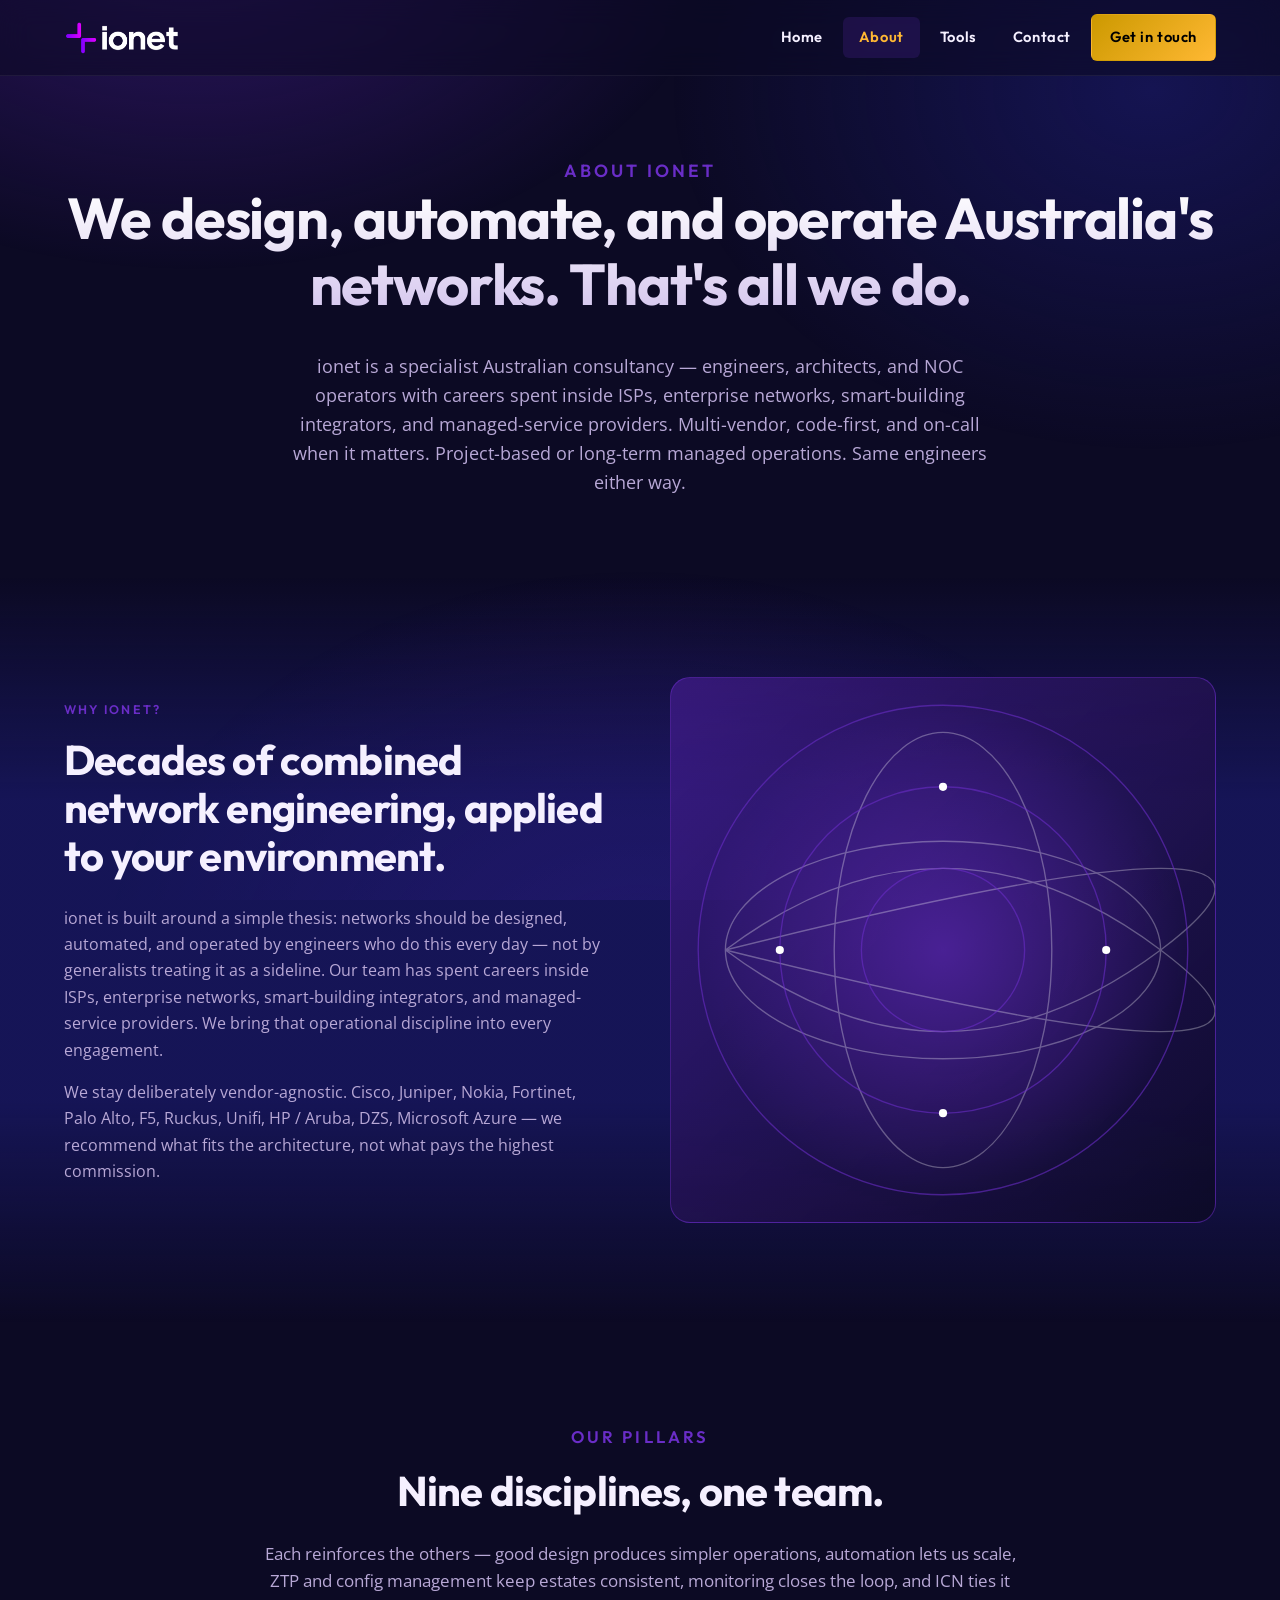
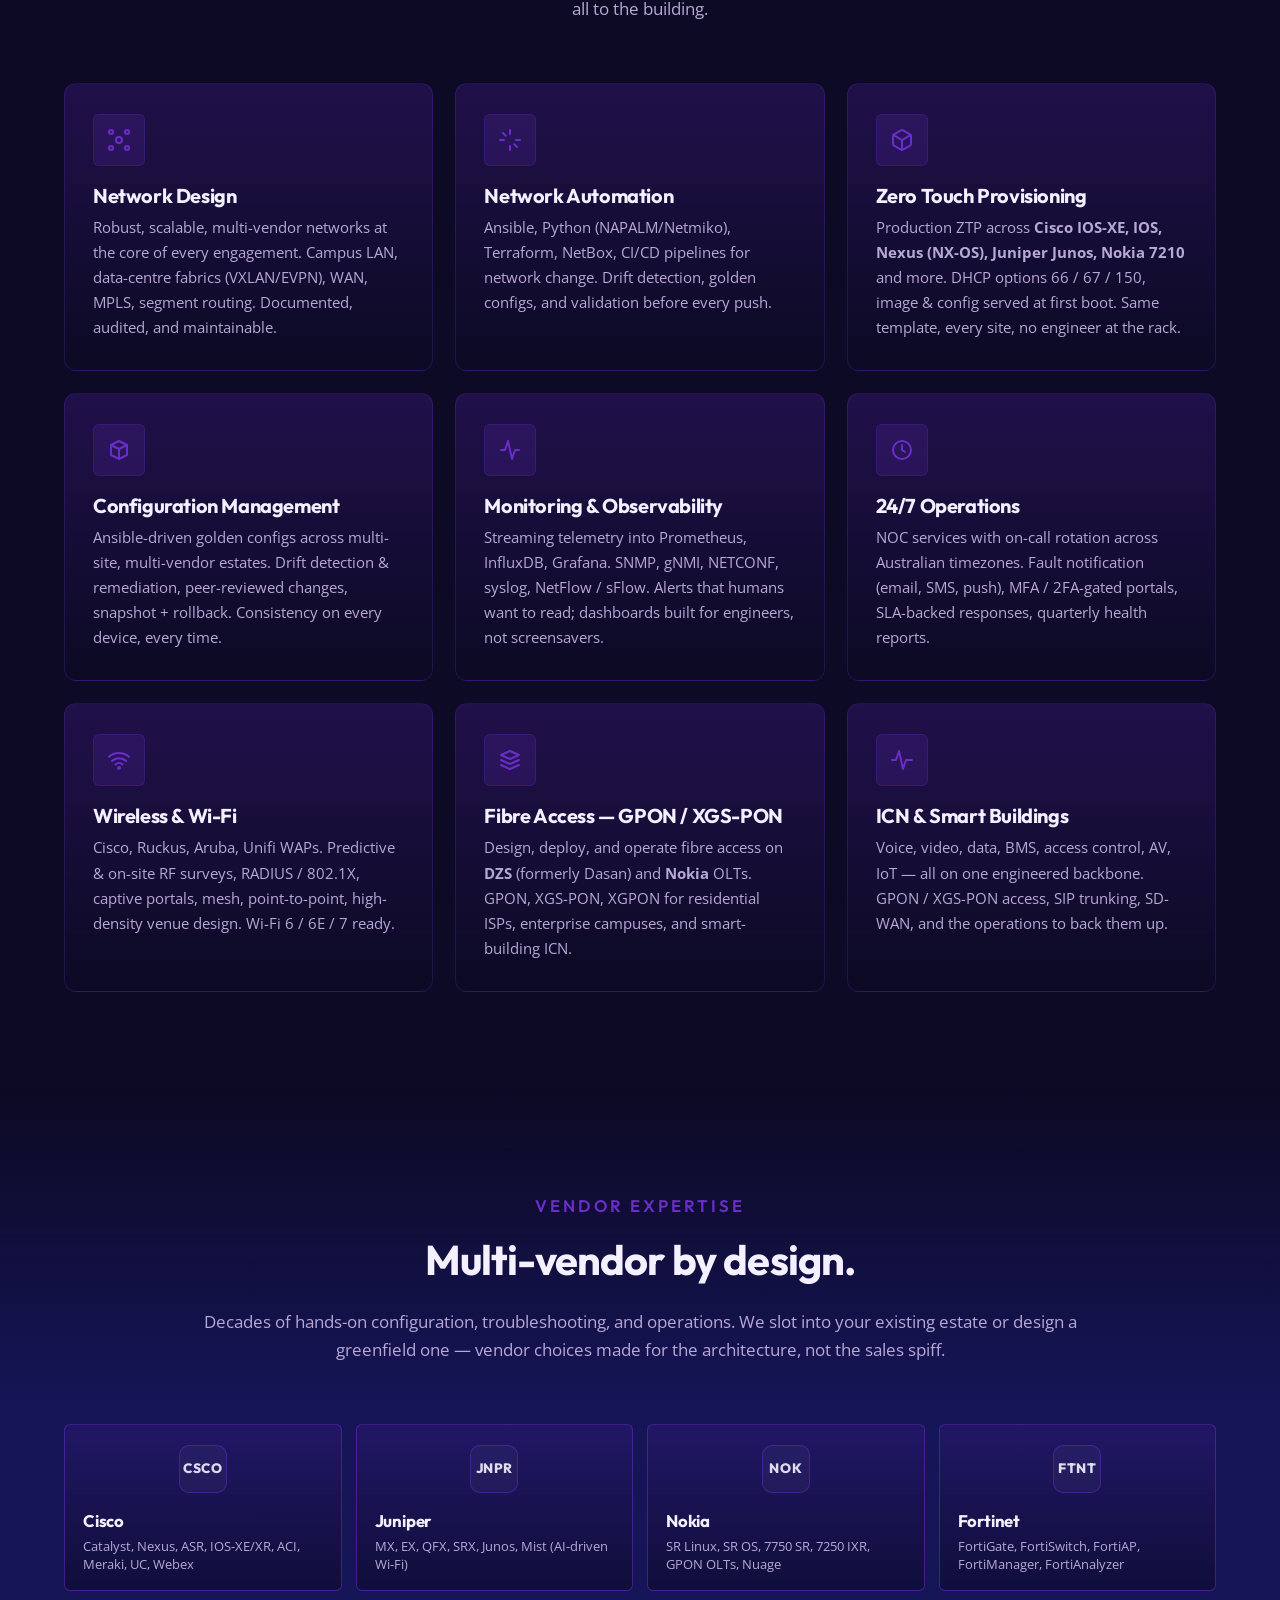
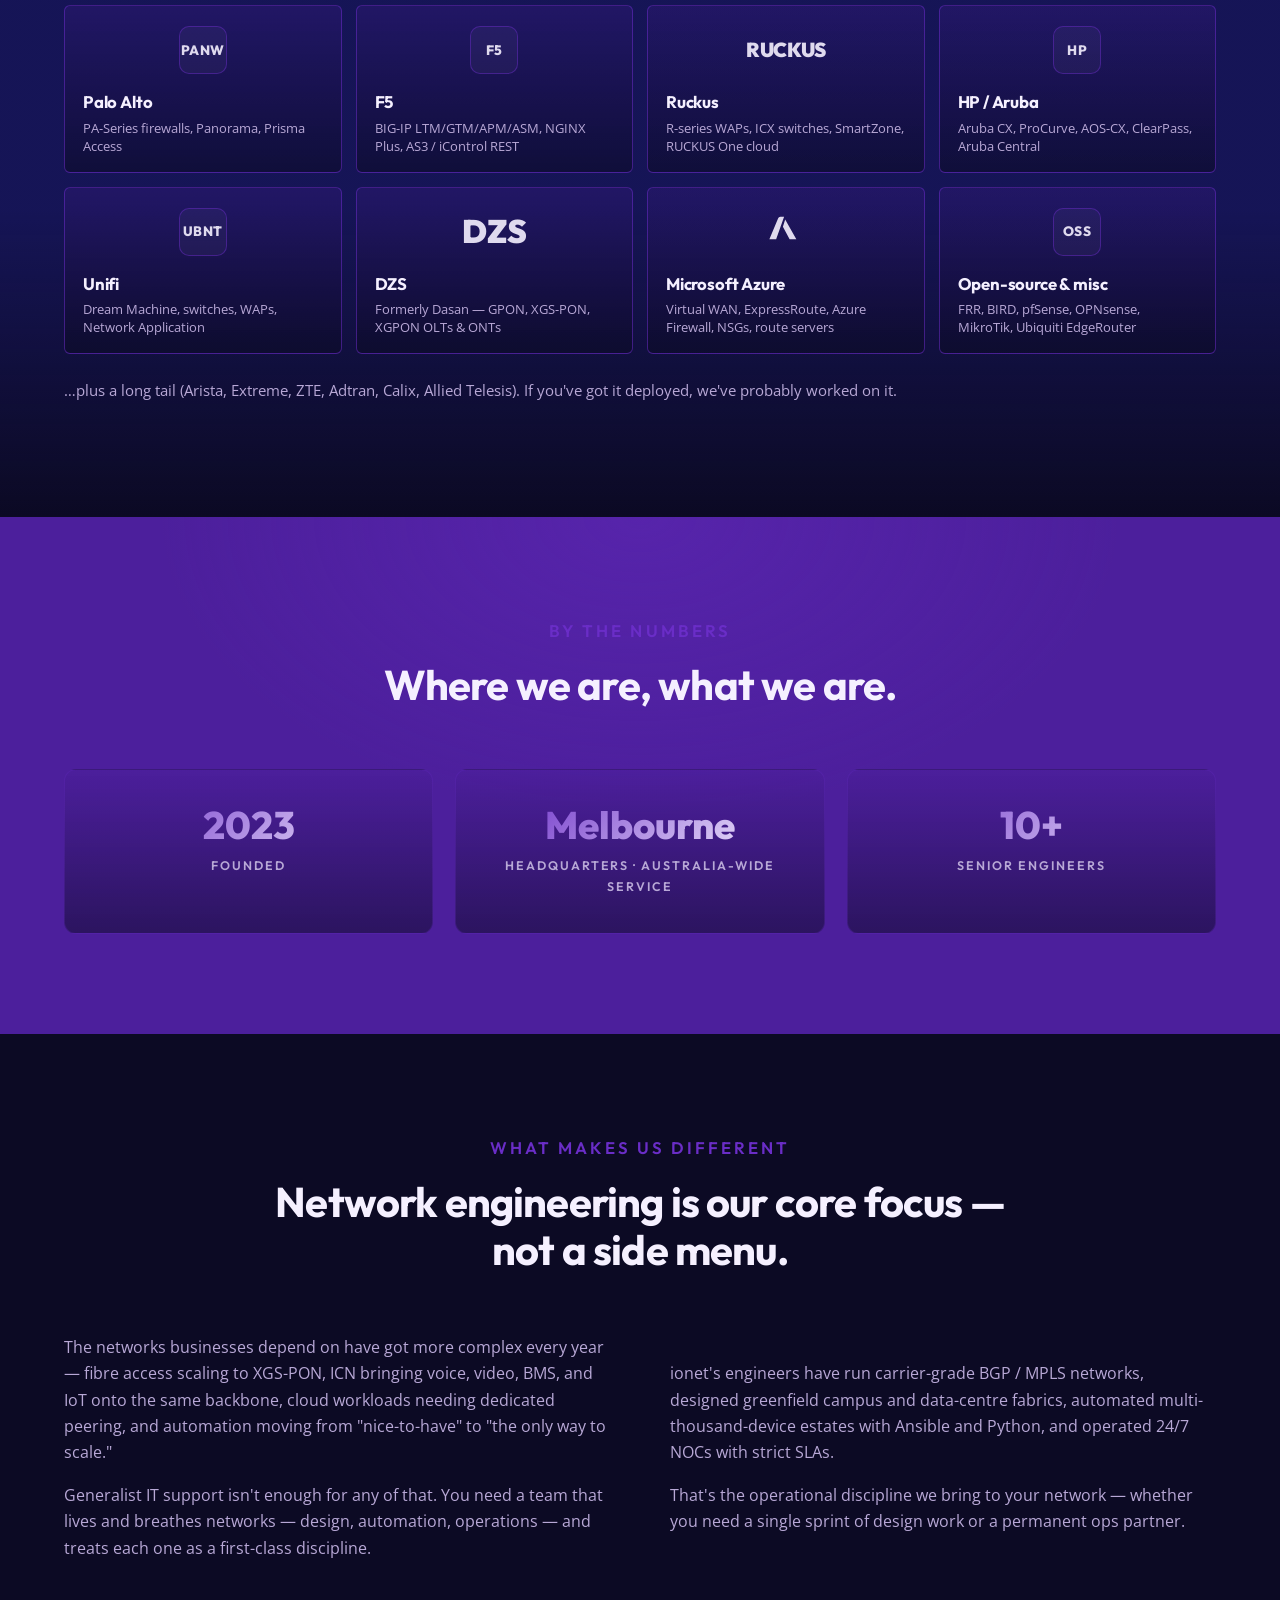
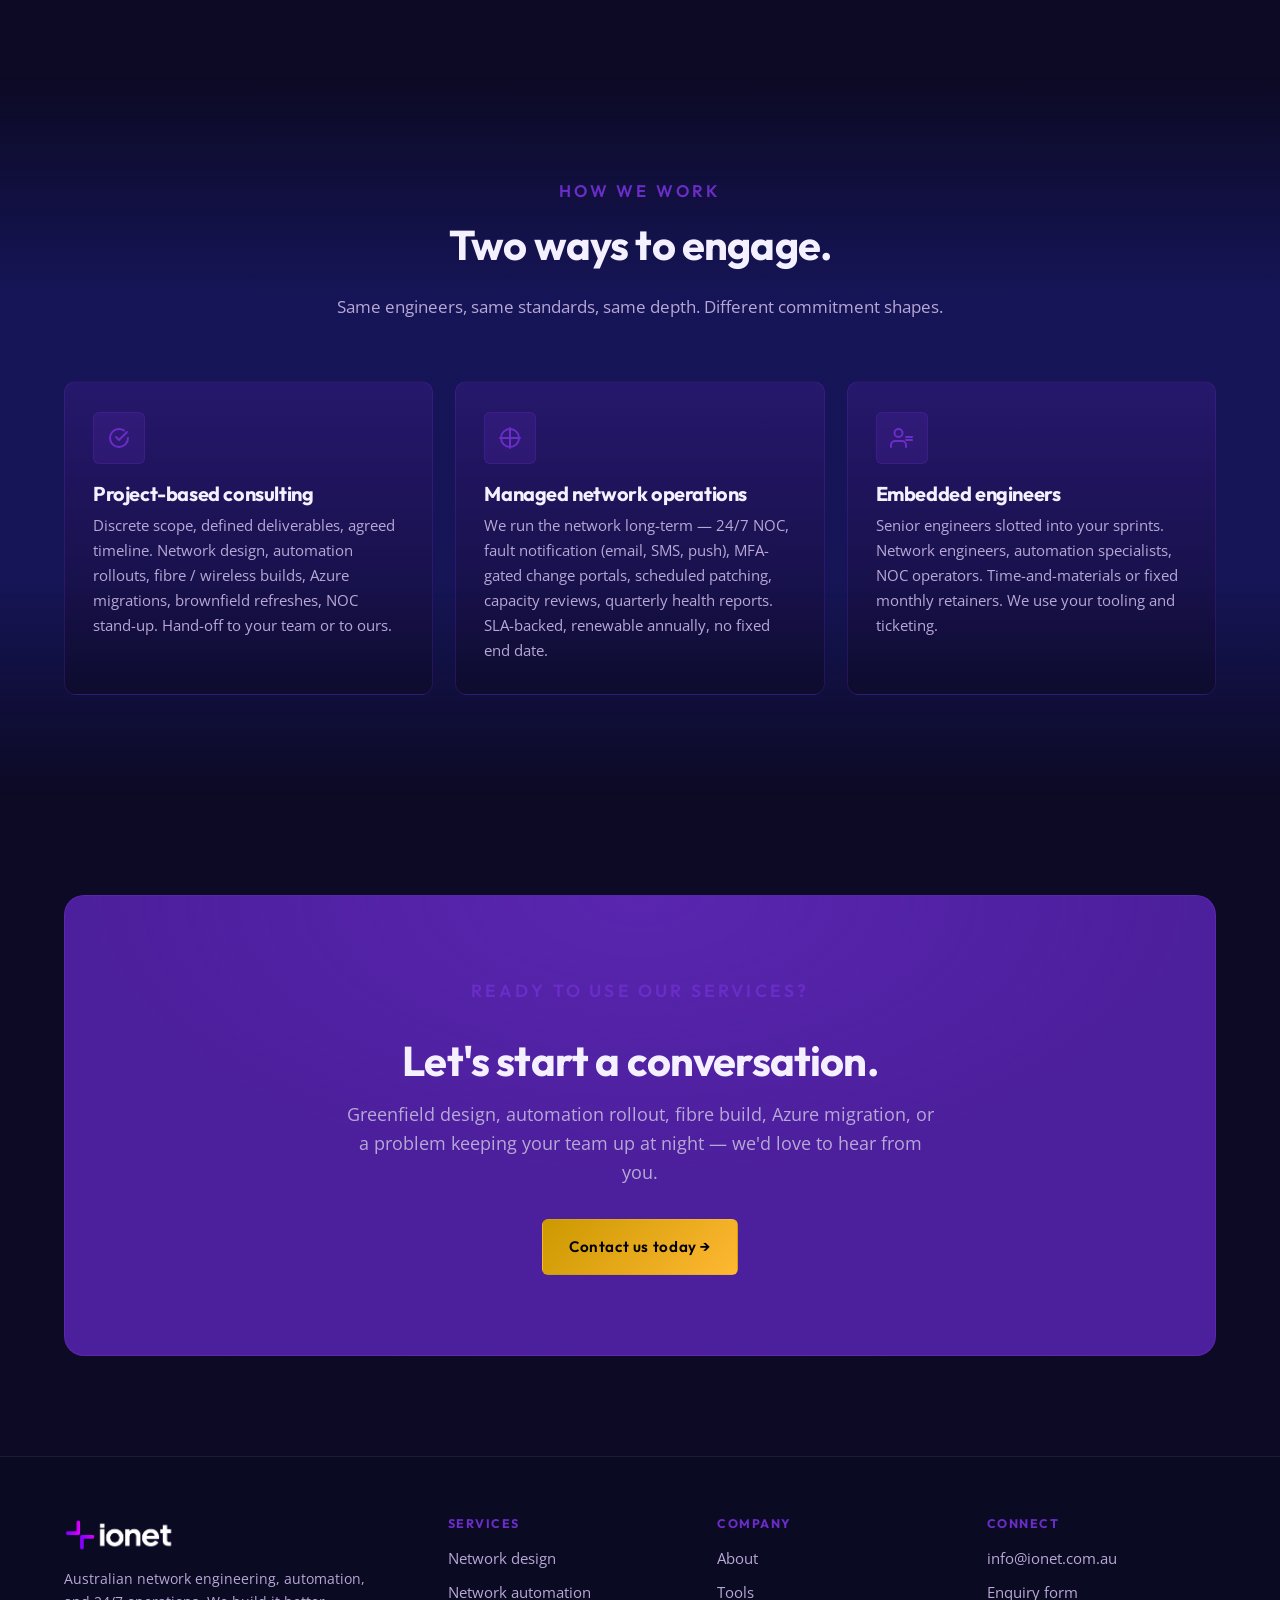
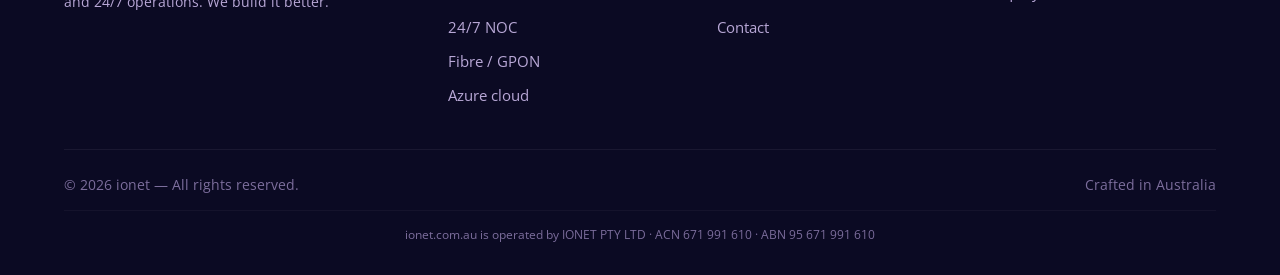
<file: about.html>
<!DOCTYPE html>
<html lang="en-AU">
<head>
  <meta charset="UTF-8">
  <meta name="viewport" content="width=device-width, initial-scale=1.0">
  <meta name="theme-color" content="#0c0a24">

  <title>About ionet — Network Engineering, Automation &amp; Operations Consultancy · Australia</title>
  <meta name="description" content="Melbourne-based multi-vendor network engineering consultancy. Design, automation, ZTP, 24/7 NOC, GPON, ICN, smart buildings, and Microsoft Azure across Australia.">
  <meta name="keywords" content="about ionet, network engineering consultancy Australia, network automation Ansible Python, 24/7 NOC services Australia, Cisco Juniper Nokia Fortinet Palo Alto F5 Ruckus, GPON XGS-PON DZS Nokia OLT, smart buildings ICN, Microsoft Azure consulting Melbourne, multi-vendor network design">
  <meta name="application-name" content="ionet">
  <meta name="apple-mobile-web-app-title" content="ionet">
  <meta name="robots" content="index, follow, max-image-preview:large, max-snippet:-1, max-video-preview:-1">
  <link rel="canonical" href="https://ionet.com.au/about.html">

  <meta property="og:type" content="article">
  <meta property="og:locale" content="en_AU">
  <meta property="og:site_name" content="ionet">
  <meta property="og:url" content="https://ionet.com.au/about.html">
  <meta property="og:title" content="About ionet — Network Engineering, Automation &amp; Operations Consultancy · Australia">
  <meta property="og:description" content="Australian network engineering consultancy. Multi-vendor design, automation, ZTP, 24/7 NOC, fibre access, ICN &amp; smart buildings, Azure cloud. Project-based or long-term managed operations.">
  <meta property="og:image" content="https://ionet.com.au/assets/og/og-image.png">
  <meta property="og:image:width" content="1200">
  <meta property="og:image:height" content="630">
  <meta property="og:image:alt" content="ionet — Network Engineering &amp; Automation Consultancy">

  <meta name="twitter:card" content="summary_large_image">
  <meta name="twitter:site" content="@ionet_au">
  <meta name="twitter:title" content="About ionet — Network Engineering, Automation &amp; Operations Consultancy">
  <meta name="twitter:description" content="Multi-vendor Australian network engineering consultancy. Design, automation, 24/7 NOC, GPON, ICN, Azure.">
  <meta name="twitter:image" content="https://ionet.com.au/assets/og/og-image.png">

  <meta name="google-site-verification" content="YOUR-VERIFICATION-CODE">

  <link rel="icon" type="image/png" href="assets/logo/logo-mark.png">
  <link rel="icon" type="image/png" sizes="32x32" href="assets/logo/favicon-32.png">
  <link rel="icon" type="image/png" sizes="16x16" href="assets/logo/favicon-16.png">
  <link rel="apple-touch-icon" sizes="180x180" href="assets/logo/apple-touch-icon.png">
  <link rel="manifest" href="site.webmanifest">

  <link rel="preconnect" href="https://fonts.googleapis.com">
  <link rel="preconnect" href="https://fonts.gstatic.com" crossorigin>
  <link rel="preconnect" href="https://cdn.simpleicons.org" crossorigin>
  <link rel="stylesheet" href="https://fonts.googleapis.com/css2?family=Outfit:wght@400;500;600;700;800;900&family=Open+Sans:wght@400;500;600&display=swap">

  <link rel="stylesheet" href="css/style.css?v=5d4da2d1">

  <script type="application/ld+json">
  {
    "@context": "https://schema.org",
    "@type": "AboutPage",
    "url": "https://ionet.com.au/about.html",
    "inLanguage": "en-AU",
    "name": "About ionet",
    "description": "Melbourne-headquartered Australian network engineering consultancy delivering design, automation, Zero Touch Provisioning, 24/7 NOC operations, fibre access (GPON / XGS-PON), integrated communication networks, smart buildings, and Microsoft Azure cloud across multi-vendor environments. Founded in 2023, with decades of combined network engineering experience.",
    "publisher": {
      "@type": "Organization",
      "name": "ionet",
      "alternateName": ["IONET", "IONET PTY LTD", "ionet.com.au"],
      "legalName": "IONET PTY LTD",
      "disambiguatingDescription": "ionet (IONET PTY LTD, ACN 671 991 610, ABN 95 671 991 610) is an Australian B2B network engineering consultancy headquartered in Melbourne. ionet is not affiliated with iiNet, the residential broadband ISP owned by TPG Telecom.",
      "url": "https://ionet.com.au/",
      "logo": "https://ionet.com.au/assets/logo/logo-1024.png"
    }
  }
  </script>

  <script type="application/ld+json">
  {
    "@context": "https://schema.org",
    "@type": "BreadcrumbList",
    "itemListElement": [
      { "@type": "ListItem", "position": 1, "name": "Home",  "item": "https://ionet.com.au/" },
      { "@type": "ListItem", "position": 2, "name": "About", "item": "https://ionet.com.au/about.html" }
    ]
  }
  </script>
</head>
<body>

  <header class="site-header" id="siteHeader">
    <div class="container nav">
      <a class="nav-brand" href="/" aria-label="ionet home">
        <img src="assets/logo/logo.png" alt="ionet">
      </a>
      <nav>
        <ul class="nav-links" id="navLinks">
          <li><a href="index.html">Home</a></li>
          <li><a href="about.html" class="active">About</a></li>
          <li><a href="tools.html">Tools</a></li>
          <li><a href="contact.html">Contact</a></li>
          <li><a href="contact.html" class="btn btn-primary" style="padding:10px 18px">Get in touch</a></li>
        </ul>
      </nav>
      <button class="nav-toggle" id="navToggle" aria-label="Toggle navigation" aria-expanded="false">☰</button>
    </div>
  </header>

  <main>

    <section class="page-hero">
      <div class="container">
        <p class="eyebrow reveal">About ionet</p>
        <h1 class="reveal">We design, automate, and operate <span class="accent">Australia's networks</span>. That's all we do.</h1>
        <p class="reveal">
          ionet is a specialist Australian consultancy — engineers, architects, and NOC
          operators with careers spent inside ISPs, enterprise networks, smart-building
          integrators, and managed-service providers. Multi-vendor, code-first, and on-call
          when it matters. Project-based or long-term managed operations. Same engineers
          either way.
        </p>
      </div>
    </section>

    <!-- Why ionet -->
    <section class="bg-purple">
      <div class="container about-grid">
        <div class="reveal">
          <p class="eyebrow">Why ionet?</p>
          <h2>Decades of combined network engineering, applied to your environment.</h2>
          <p>
            ionet is built around a simple thesis: networks should be designed, automated, and
            operated by engineers who do this every day — not by generalists treating it as a
            sideline. Our team has spent careers inside ISPs, enterprise networks, smart-building
            integrators, and managed-service providers. We bring that operational discipline
            into every engagement.
          </p>
          <p>
            We stay deliberately vendor-agnostic. Cisco, Juniper, Nokia, Fortinet, Palo Alto,
            F5, Ruckus, Unifi, HP / Aruba, DZS, Microsoft Azure — we recommend what fits the
            architecture, not what pays the highest commission.
          </p>
        </div>
        <div class="reveal" aria-hidden="true">
          <div style="position:relative;aspect-ratio:1/1;border-radius:var(--radius-lg);overflow:hidden;border:1px solid var(--border-strong);background:linear-gradient(135deg,rgba(76, 31, 156,0.6),rgba(12, 10, 36,0.85));">
            <svg viewBox="0 0 400 400" style="position:absolute;inset:0;width:100%;height:100%;">
              <defs>
                <radialGradient id="aboutGlowB" cx="50%" cy="50%" r="50%">
                  <stop offset="0%" stop-color="#6a2dc7" stop-opacity="0.55"/>
                  <stop offset="100%" stop-color="#6a2dc7" stop-opacity="0"/>
                </radialGradient>
              </defs>
              <circle cx="200" cy="200" r="180" fill="url(#aboutGlowB)"/>
              <g stroke="#FFFFFF" stroke-width="1" fill="none" opacity="0.3">
                <path d="M40 200 Q200 80 360 200 T40 200"/>
                <path d="M40 200 Q200 320 360 200 T40 200"/>
                <ellipse cx="200" cy="200" rx="160" ry="80"/>
                <ellipse cx="200" cy="200" rx="80" ry="160"/>
              </g>
              <g stroke="#6a2dc7" stroke-width="1" fill="none" opacity="0.6">
                <circle cx="200" cy="200" r="60"/>
                <circle cx="200" cy="200" r="120"/>
                <circle cx="200" cy="200" r="180"/>
              </g>
              <g fill="#FFFFFF">
                <circle cx="200" cy="80" r="3"/>
                <circle cx="320" cy="200" r="3"/>
                <circle cx="200" cy="320" r="3"/>
                <circle cx="80" cy="200" r="3"/>
              </g>
            </svg>
          </div>
        </div>
      </div>
    </section>

    <!-- Pillars -->
    <section>
      <div class="container">
        <div class="section-head reveal">
          <p class="eyebrow">Our pillars</p>
          <h2>Nine disciplines, one team.</h2>
          <p>Each reinforces the others — good design produces simpler operations, automation lets us scale, ZTP and config management keep estates consistent, monitoring closes the loop, and ICN ties it all to the building.</p>
        </div>
        <div class="services-grid">
          <article class="service reveal">
            <div class="icon">
              <svg width="24" height="24" viewBox="0 0 24 24" fill="none" stroke="currentColor" stroke-width="2" stroke-linecap="round" stroke-linejoin="round"><circle cx="12" cy="12" r="3"/><circle cx="4" cy="4" r="2"/><circle cx="20" cy="4" r="2"/><circle cx="4" cy="20" r="2"/><circle cx="20" cy="20" r="2"/></svg>
            </div>
            <h3>Network Design</h3>
            <p>Robust, scalable, multi-vendor networks at the core of every engagement. Campus LAN, data-centre fabrics (VXLAN/EVPN), WAN, MPLS, segment routing. Documented, audited, and maintainable.</p>
          </article>
          <article class="service reveal">
            <div class="icon">
              <svg width="24" height="24" viewBox="0 0 24 24" fill="none" stroke="currentColor" stroke-width="2" stroke-linecap="round" stroke-linejoin="round"><path d="M12 2v4M12 18v4M4.93 4.93l2.83 2.83M16.24 16.24l2.83 2.83M2 12h4M18 12h4"/></svg>
            </div>
            <h3>Network Automation</h3>
            <p>Ansible, Python (NAPALM/Netmiko), Terraform, NetBox, CI/CD pipelines for network change. Drift detection, golden configs, and validation before every push.</p>
          </article>
          <article class="service reveal">
            <div class="icon">
              <svg width="24" height="24" viewBox="0 0 24 24" fill="none" stroke="currentColor" stroke-width="2" stroke-linecap="round" stroke-linejoin="round"><path d="M21 16V8a2 2 0 0 0-1-1.73l-7-4a2 2 0 0 0-2 0l-7 4A2 2 0 0 0 3 8v8a2 2 0 0 0 1 1.73l7 4a2 2 0 0 0 2 0l7-4A2 2 0 0 0 21 16z"/><path d="M3.27 6.96 12 12.01l8.73-5.05M12 22.08V12"/></svg>
            </div>
            <h3>Zero Touch Provisioning</h3>
            <p>Production ZTP across <strong>Cisco IOS-XE, IOS, Nexus (NX-OS), Juniper Junos, Nokia 7210</strong> and more. DHCP options 66 / 67 / 150, image &amp; config served at first boot. Same template, every site, no engineer at the rack.</p>
          </article>
          <article class="service reveal">
            <div class="icon">
              <svg width="24" height="24" viewBox="0 0 24 24" fill="none" stroke="currentColor" stroke-width="2" stroke-linecap="round" stroke-linejoin="round"><path d="M4 17V7l8-4 8 4v10l-8 4z"/><path d="M4 7l8 4 8-4M12 11v10"/></svg>
            </div>
            <h3>Configuration Management</h3>
            <p>Ansible-driven golden configs across multi-site, multi-vendor estates. Drift detection &amp; remediation, peer-reviewed changes, snapshot + rollback. Consistency on every device, every time.</p>
          </article>
          <article class="service reveal">
            <div class="icon">
              <svg width="24" height="24" viewBox="0 0 24 24" fill="none" stroke="currentColor" stroke-width="2" stroke-linecap="round" stroke-linejoin="round"><path d="M3 12h4l3-9 4 18 3-9h4"/></svg>
            </div>
            <h3>Monitoring &amp; Observability</h3>
            <p>Streaming telemetry into Prometheus, InfluxDB, Grafana. SNMP, gNMI, NETCONF, syslog, NetFlow / sFlow. Alerts that humans want to read; dashboards built for engineers, not screensavers.</p>
          </article>
          <article class="service reveal">
            <div class="icon">
              <svg width="24" height="24" viewBox="0 0 24 24" fill="none" stroke="currentColor" stroke-width="2" stroke-linecap="round" stroke-linejoin="round"><circle cx="12" cy="12" r="9"/><path d="M12 7v5l3 2"/></svg>
            </div>
            <h3>24/7 Operations</h3>
            <p>NOC services with on-call rotation across Australian timezones. Fault notification (email, SMS, push), MFA / 2FA-gated portals, SLA-backed responses, quarterly health reports.</p>
          </article>
          <article class="service reveal">
            <div class="icon">
              <svg width="24" height="24" viewBox="0 0 24 24" fill="none" stroke="currentColor" stroke-width="2" stroke-linecap="round" stroke-linejoin="round"><path d="M5 13a10 10 0 0 1 14 0M8.5 16.5a5 5 0 0 1 7 0M2 8.82a15 15 0 0 1 20 0"/><circle cx="12" cy="20" r="1" fill="currentColor"/></svg>
            </div>
            <h3>Wireless &amp; Wi-Fi</h3>
            <p>Cisco, Ruckus, Aruba, Unifi WAPs. Predictive &amp; on-site RF surveys, RADIUS / 802.1X, captive portals, mesh, point-to-point, high-density venue design. Wi-Fi 6 / 6E / 7 ready.</p>
          </article>
          <article class="service reveal">
            <div class="icon">
              <svg width="24" height="24" viewBox="0 0 24 24" fill="none" stroke="currentColor" stroke-width="2" stroke-linecap="round" stroke-linejoin="round"><path d="M3 7l9-4 9 4-9 4z"/><path d="M3 12l9 4 9-4M3 17l9 4 9-4"/></svg>
            </div>
            <h3>Fibre Access — GPON / XGS-PON</h3>
            <p>Design, deploy, and operate fibre access on <strong>DZS</strong> (formerly Dasan) and <strong>Nokia</strong> OLTs. GPON, XGS-PON, XGPON for residential ISPs, enterprise campuses, and smart-building ICN.</p>
          </article>
          <article class="service reveal">
            <div class="icon">
              <svg width="24" height="24" viewBox="0 0 24 24" fill="none" stroke="currentColor" stroke-width="2" stroke-linecap="round" stroke-linejoin="round"><path d="M2 12h4l3-9 4 18 3-9h6"/></svg>
            </div>
            <h3>ICN &amp; Smart Buildings</h3>
            <p>Voice, video, data, BMS, access control, AV, IoT — all on one engineered backbone. GPON / XGS-PON access, SIP trunking, SD-WAN, and the operations to back them up.</p>
          </article>
        </div>
      </div>
    </section>

    <!-- Vendor expertise -->
    <section class="bg-purple">
      <div class="container">
        <div class="section-head reveal" style="max-width:880px;">
          <p class="eyebrow">Vendor expertise</p>
          <h2>Multi-vendor by design.</h2>
          <p>Decades of hands-on configuration, troubleshooting, and operations. We slot into your existing estate or design a greenfield one — vendor choices made for the architecture, not the sales spiff.</p>
        </div>

        <div class="vendor-grid reveal">
          <div class="vendor-pill"><div class="vendor-logo"><img src="https://cdn.simpleicons.org/cisco/ffffff" alt="Cisco" loading="lazy" onerror="this.replaceWith(Object.assign(document.createElement('span'),{className:'vendor-logo-fallback',textContent:'CSCO'}))"></div><strong>Cisco</strong><span>Catalyst, Nexus, ASR, IOS-XE/XR, ACI, Meraki, UC, Webex</span></div>
          <div class="vendor-pill"><div class="vendor-logo"><img src="https://cdn.simpleicons.org/junipernetworks/ffffff" alt="Juniper" loading="lazy" onerror="this.replaceWith(Object.assign(document.createElement('span'),{className:'vendor-logo-fallback',textContent:'JNPR'}))"></div><strong>Juniper</strong><span>MX, EX, QFX, SRX, Junos, Mist (AI-driven Wi-Fi)</span></div>
          <div class="vendor-pill"><div class="vendor-logo"><img src="https://cdn.simpleicons.org/nokia/ffffff" alt="Nokia" loading="lazy" onerror="this.replaceWith(Object.assign(document.createElement('span'),{className:'vendor-logo-fallback',textContent:'NOK'}))"></div><strong>Nokia</strong><span>SR Linux, SR OS, 7750 SR, 7250 IXR, GPON OLTs, Nuage</span></div>
          <div class="vendor-pill"><div class="vendor-logo"><img src="https://cdn.simpleicons.org/fortinet/ffffff" alt="Fortinet" loading="lazy" onerror="this.replaceWith(Object.assign(document.createElement('span'),{className:'vendor-logo-fallback',textContent:'FTNT'}))"></div><strong>Fortinet</strong><span>FortiGate, FortiSwitch, FortiAP, FortiManager, FortiAnalyzer</span></div>
          <div class="vendor-pill"><div class="vendor-logo"><img src="https://cdn.simpleicons.org/paloaltonetworks/ffffff" alt="Palo Alto Networks" loading="lazy" onerror="this.replaceWith(Object.assign(document.createElement('span'),{className:'vendor-logo-fallback',textContent:'PANW'}))"></div><strong>Palo Alto</strong><span>PA-Series firewalls, Panorama, Prisma Access</span></div>
          <div class="vendor-pill"><div class="vendor-logo"><img src="https://cdn.simpleicons.org/f5/ffffff" alt="F5" loading="lazy" onerror="this.replaceWith(Object.assign(document.createElement('span'),{className:'vendor-logo-fallback',textContent:'F5'}))"></div><strong>F5</strong><span>BIG-IP LTM/GTM/APM/ASM, NGINX Plus, AS3 / iControl REST</span></div>
          <div class="vendor-pill"><div class="vendor-logo"><svg class="vendor-svg" viewBox="0 0 120 28" xmlns="http://www.w3.org/2000/svg" aria-label="Ruckus"><text x="60" y="22" text-anchor="middle" font-family="Outfit, Arial Black, sans-serif" font-weight="900" font-size="22" letter-spacing="-0.5" fill="currentColor">RUCKUS</text></svg></div><strong>Ruckus</strong><span>R-series WAPs, ICX switches, SmartZone, RUCKUS One cloud</span></div>
          <div class="vendor-pill"><div class="vendor-logo"><img src="https://cdn.simpleicons.org/hp/ffffff" alt="HP / Aruba" loading="lazy" onerror="this.replaceWith(Object.assign(document.createElement('span'),{className:'vendor-logo-fallback',textContent:'HP'}))"></div><strong>HP / Aruba</strong><span>Aruba CX, ProCurve, AOS-CX, ClearPass, Aruba Central</span></div>
          <div class="vendor-pill"><div class="vendor-logo"><img src="https://cdn.simpleicons.org/ubiquiti/ffffff" alt="Ubiquiti / Unifi" loading="lazy" onerror="this.replaceWith(Object.assign(document.createElement('span'),{className:'vendor-logo-fallback',textContent:'UBNT'}))"></div><strong>Unifi</strong><span>Dream Machine, switches, WAPs, Network Application</span></div>
          <div class="vendor-pill"><div class="vendor-logo"><svg class="vendor-svg" viewBox="0 0 80 28" xmlns="http://www.w3.org/2000/svg" aria-label="DZS"><text x="40" y="22" text-anchor="middle" font-family="Outfit, Arial Black, sans-serif" font-weight="900" font-size="24" letter-spacing="0" fill="currentColor">DZS</text></svg></div><strong>DZS</strong><span>Formerly Dasan — GPON, XGS-PON, XGPON OLTs &amp; ONTs</span></div>
          <div class="vendor-pill"><div class="vendor-logo"><svg class="vendor-svg" viewBox="0 0 32 32" xmlns="http://www.w3.org/2000/svg" aria-label="Microsoft Azure"><path fill="currentColor" d="M14.4 3.1L7.7 22.2H2L9.4 4.5a2 2 0 0 1 1.85-1.4h3.15zM15.3 5.4l9.4 16.8h-5.65L13.4 11.5z"/></svg></div><strong>Microsoft Azure</strong><span>Virtual WAN, ExpressRoute, Azure Firewall, NSGs, route servers</span></div>
          <div class="vendor-pill"><div class="vendor-logo"><img src="https://cdn.simpleicons.org/linux/ffffff" alt="Open-source" loading="lazy" onerror="this.replaceWith(Object.assign(document.createElement('span'),{className:'vendor-logo-fallback',textContent:'OSS'}))"></div><strong>Open-source &amp; misc</strong><span>FRR, BIRD, pfSense, OPNsense, MikroTik, Ubiquiti EdgeRouter</span></div>
        </div>
        <p class="reveal" style="margin-top:24px;font-size:0.92rem;color:var(--text-muted);">…plus a long tail (Arista, Extreme, ZTE, Adtran, Calix, Allied Telesis). If you've got it deployed, we've probably worked on it.</p>
      </div>
    </section>

    <!-- Stats -->
    <section class="bg-purple-strong">
      <div class="container">
        <div class="section-head reveal">
          <p class="eyebrow">By the numbers</p>
          <h2>Where we are, what we are.</h2>
        </div>
        <div class="stat-trio">
          <div class="stat-card reveal">
            <div class="num">2023</div>
            <div class="label">Founded</div>
          </div>
          <div class="stat-card reveal">
            <div class="num">Melbourne</div>
            <div class="label">Headquarters · Australia-wide service</div>
          </div>
          <div class="stat-card reveal">
            <div class="num">10+</div>
            <div class="label">Senior engineers</div>
          </div>
        </div>
      </div>
    </section>

    <!-- What makes us different -->
    <section>
      <div class="container">
        <div class="section-head reveal">
          <p class="eyebrow">What makes us different</p>
          <h2>Network engineering is our core focus — not a side menu.</h2>
        </div>
        <div class="about-grid">
          <div class="reveal">
            <p>
              The networks businesses depend on have got more complex every year — fibre access
              scaling to XGS-PON, ICN bringing voice, video, BMS, and IoT onto the same backbone,
              cloud workloads needing dedicated peering, and automation moving from "nice-to-have"
              to "the only way to scale."
            </p>
            <p>
              Generalist IT support isn't enough for any of that. You need a team that lives
              and breathes networks — design, automation, operations — and treats each one as a
              first-class discipline.
            </p>
          </div>
          <div class="reveal">
            <p>
              ionet's engineers have run carrier-grade BGP / MPLS networks, designed greenfield
              campus and data-centre fabrics, automated multi-thousand-device estates with
              Ansible and Python, and operated 24/7 NOCs with strict SLAs.
            </p>
            <p>
              That's the operational discipline we bring to your network — whether you need
              a single sprint of design work or a permanent ops partner.
            </p>
          </div>
        </div>
      </div>
    </section>

    <!-- Engagement model -->
    <section class="bg-purple">
      <div class="container">
        <div class="section-head reveal" style="max-width:880px;">
          <p class="eyebrow">How we work</p>
          <h2>Two ways to engage.</h2>
          <p>Same engineers, same standards, same depth. Different commitment shapes.</p>
        </div>
        <div class="services-grid">
          <article class="service reveal">
            <div class="icon" aria-hidden="true">
              <svg width="24" height="24" viewBox="0 0 24 24" fill="none" stroke="currentColor" stroke-width="2" stroke-linecap="round" stroke-linejoin="round"><path d="M9 11l3 3 8-8"/><path d="M21 12c0 4.97-4.03 9-9 9s-9-4.03-9-9 4.03-9 9-9c1.78 0 3.45.52 4.85 1.41"/></svg>
            </div>
            <h3>Project-based consulting</h3>
            <p>Discrete scope, defined deliverables, agreed timeline. Network design, automation rollouts, fibre / wireless builds, Azure migrations, brownfield refreshes, NOC stand-up. Hand-off to your team or to ours.</p>
          </article>
          <article class="service reveal">
            <div class="icon" aria-hidden="true">
              <svg width="24" height="24" viewBox="0 0 24 24" fill="none" stroke="currentColor" stroke-width="2" stroke-linecap="round" stroke-linejoin="round"><path d="M12 2v20M2 12h20"/><circle cx="12" cy="12" r="9"/></svg>
            </div>
            <h3>Managed network operations</h3>
            <p>We run the network long-term — 24/7 NOC, fault notification (email, SMS, push), MFA-gated change portals, scheduled patching, capacity reviews, quarterly health reports. SLA-backed, renewable annually, no fixed end date.</p>
          </article>
          <article class="service reveal">
            <div class="icon" aria-hidden="true">
              <svg width="24" height="24" viewBox="0 0 24 24" fill="none" stroke="currentColor" stroke-width="2" stroke-linecap="round" stroke-linejoin="round"><path d="M16 21v-2a4 4 0 0 0-4-4H5a4 4 0 0 0-4 4v2"/><circle cx="8.5" cy="7" r="4"/><path d="M22 11h-6M22 14h-6"/></svg>
            </div>
            <h3>Embedded engineers</h3>
            <p>Senior engineers slotted into your sprints. Network engineers, automation specialists, NOC operators. Time-and-materials or fixed monthly retainers. We use your tooling and ticketing.</p>
          </article>
        </div>
      </div>
    </section>

    <!-- CTA -->
    <section>
      <div class="container">
        <div class="cta-strip reveal">
          <p class="eyebrow">Ready to use our services?</p>
          <h2>Let's start a conversation.</h2>
          <p>Greenfield design, automation rollout, fibre build, Azure migration, or a problem keeping your team up at night — we'd love to hear from you.</p>
          <a href="contact.html" class="btn btn-primary">Contact us today →</a>
        </div>
      </div>
    </section>

  </main>

  <footer class="site-footer">
    <div class="container">
      <div class="footer-grid">
        <div class="footer-brand">
          <img src="assets/logo/logo.png" alt="ionet">
          <p>Australian network engineering, automation, and 24/7 operations. We build it better.</p>
        </div>
        <div class="footer-col">
          <h4>Services</h4>
          <ul>
            <li><a href="index.html#services">Network design</a></li>
            <li><a href="index.html#services">Network automation</a></li>
            <li><a href="index.html#services">24/7 NOC</a></li>
            <li><a href="index.html#services">Fibre / GPON</a></li>
            <li><a href="index.html#services">Azure cloud</a></li>
          </ul>
        </div>
        <div class="footer-col">
          <h4>Company</h4>
          <ul>
            <li><a href="about.html">About</a></li>
            <li><a href="tools.html">Tools</a></li>
            <li><a href="contact.html">Contact</a></li>
          </ul>
        </div>
        <div class="footer-col">
          <h4>Connect</h4>
          <ul>
            <li><a href="mailto:info@ionet.com.au">info@ionet.com.au</a></li>
            <li><a href="contact.html">Enquiry form</a></li>
          </ul>
        </div>
      </div>
      <div class="footer-bottom">
        <span>© <span id="year"></span> ionet — All rights reserved.</span>
        <span>Crafted in Australia</span>
      </div>
      <div class="footer-legal">
        ionet.com.au is operated by IONET PTY LTD · ACN 671 991 610 · ABN 95 671 991 610
      </div>
    </div>
  </footer>

  <script src="js/main.js?v=5d4da2d1"></script>
</body>
</html>
</file>
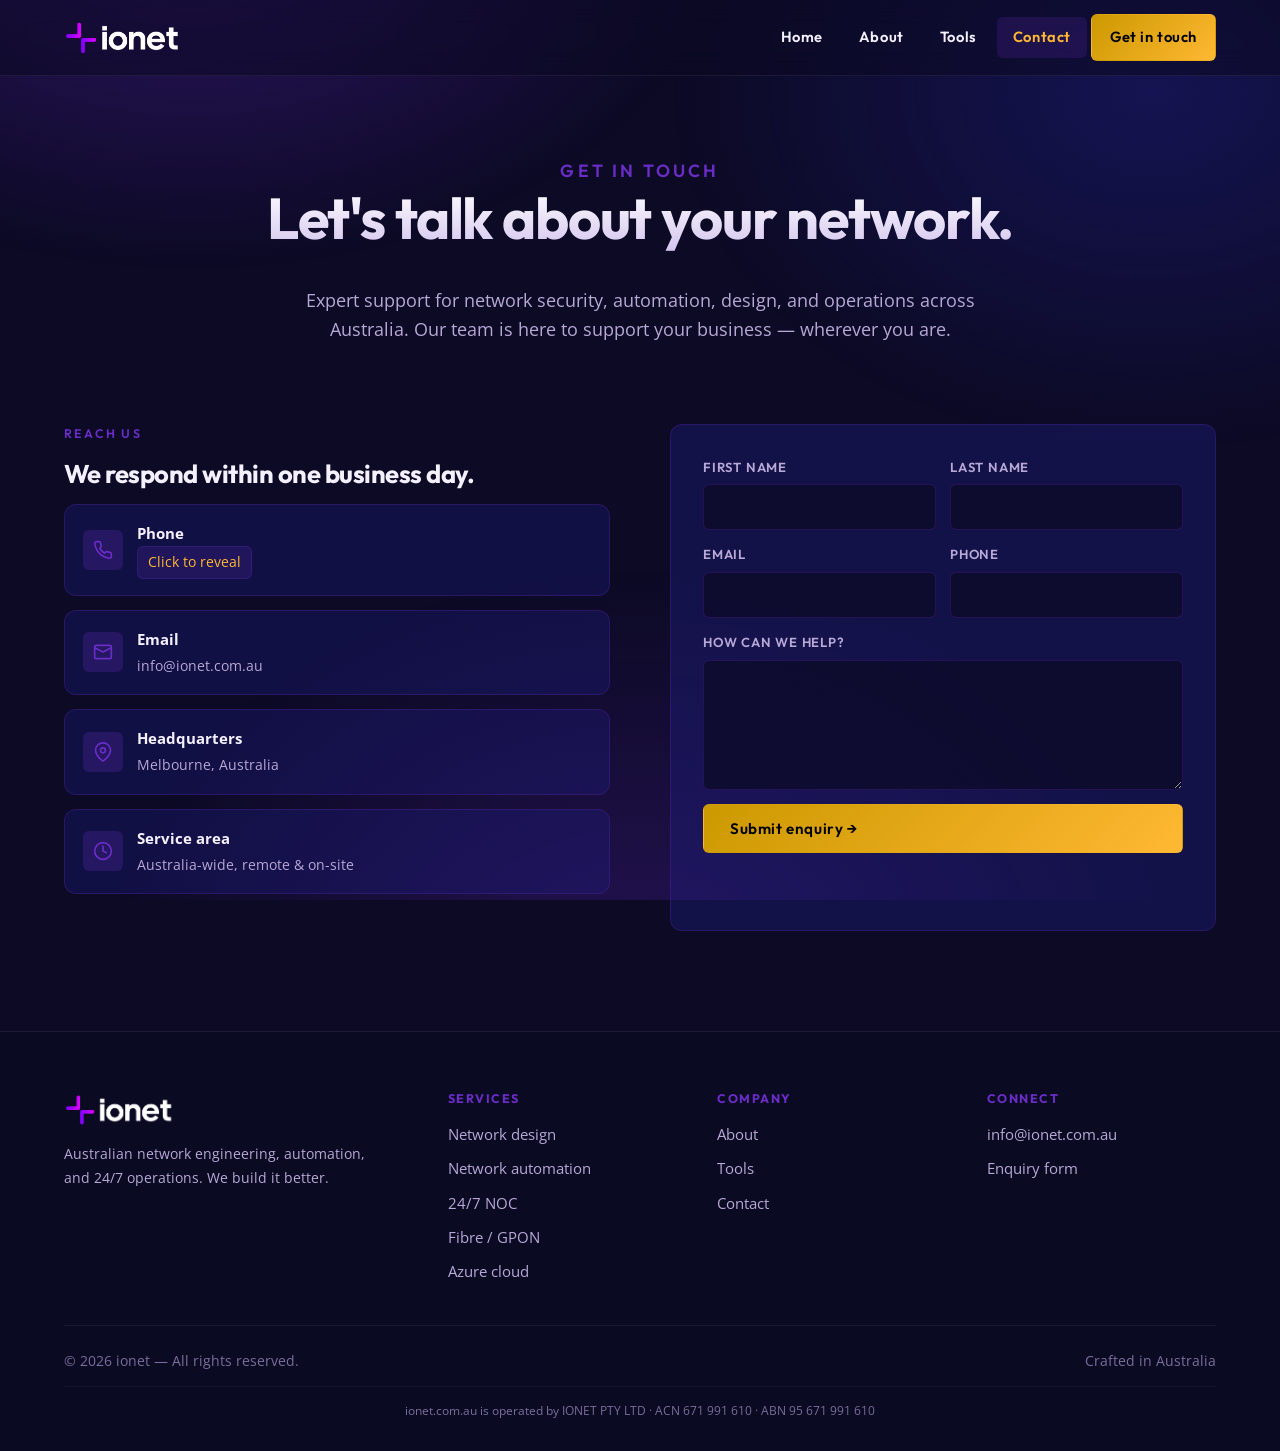
<file: contact.html>
<!DOCTYPE html>
<html lang="en-AU">
<head>
  <meta charset="UTF-8">
  <meta name="viewport" content="width=device-width, initial-scale=1.0">
  <meta name="theme-color" content="#0c0a24">

  <title>Contact ionet — Network Engineering &amp; 24/7 NOC · Australia</title>
  <meta name="description" content="Talk to ionet about network design, automation, ZTP, 24/7 NOC, fibre access (GPON/XGS-PON), ICN, smart buildings, or Microsoft Azure. Australia-wide service.">
  <meta name="keywords" content="contact ionet, ionet phone, ionet email, network engineering Australia, network automation consulting, Zero Touch Provisioning, ZTP, 24/7 NOC services, managed network operations, Melbourne network consulting">
  <meta name="application-name" content="ionet">
  <meta name="apple-mobile-web-app-title" content="ionet">
  <meta name="robots" content="index, follow, max-image-preview:large">
  <link rel="canonical" href="https://ionet.com.au/contact.html">

  <meta property="og:type" content="website">
  <meta property="og:locale" content="en_AU">
  <meta property="og:site_name" content="ionet">
  <meta property="og:url" content="https://ionet.com.au/contact.html">
  <meta property="og:title" content="Contact ionet — Network Engineering &amp; 24/7 NOC · Australia">
  <meta property="og:description" content="Network design, automation, ZTP, 24/7 NOC, GPON, ICN, Azure. Project-based or long-term managed operations. Australian engineers, multi-vendor.">
  <meta property="og:image" content="https://ionet.com.au/assets/og/og-image.png">
  <meta property="og:image:width" content="1200">
  <meta property="og:image:height" content="630">
  <meta property="og:image:alt" content="ionet — Network Engineering &amp; Automation Consultancy">

  <meta name="twitter:card" content="summary_large_image">
  <meta name="twitter:site" content="@ionet_au">
  <meta name="twitter:title" content="Contact ionet">
  <meta name="twitter:description" content="Network design, automation, ZTP, 24/7 NOC, GPON, ICN, Azure. Project-based or long-term managed operations.">
  <meta name="twitter:image" content="https://ionet.com.au/assets/og/og-image.png">

  <meta name="google-site-verification" content="YOUR-VERIFICATION-CODE">

  <link rel="icon" type="image/png" href="assets/logo/logo-mark.png">
  <link rel="icon" type="image/png" sizes="32x32" href="assets/logo/favicon-32.png">
  <link rel="icon" type="image/png" sizes="16x16" href="assets/logo/favicon-16.png">
  <link rel="apple-touch-icon" sizes="180x180" href="assets/logo/apple-touch-icon.png">
  <link rel="manifest" href="site.webmanifest">

  <link rel="preconnect" href="https://fonts.googleapis.com">
  <link rel="preconnect" href="https://fonts.gstatic.com" crossorigin>
  <link rel="stylesheet" href="https://fonts.googleapis.com/css2?family=Outfit:wght@400;500;600;700;800;900&family=Open+Sans:wght@400;500;600&display=swap">

  <link rel="stylesheet" href="css/style.css?v=5d4da2d1">

  <script type="application/ld+json">
  {
    "@context": "https://schema.org",
    "@type": "ContactPage",
    "url": "https://ionet.com.au/contact.html",
    "inLanguage": "en-AU",
    "name": "Contact ionet",
    "description": "Contact ionet for cybersecurity, network design, automation, and managed IT services across Australia.",
    "publisher": {
      "@type": "Organization",
      "name": "ionet",
      "alternateName": ["IONET", "IONET PTY LTD", "ionet.com.au"],
      "legalName": "IONET PTY LTD",
      "disambiguatingDescription": "ionet (IONET PTY LTD, ACN 671 991 610, ABN 95 671 991 610) is an Australian B2B network engineering consultancy headquartered in Melbourne. ionet is not affiliated with iiNet, the residential broadband ISP owned by TPG Telecom.",
      "url": "https://ionet.com.au/",
      "logo": "https://ionet.com.au/assets/logo/logo-1024.png",
      "email": "info@ionet.com.au",
      "address": {
        "@type": "PostalAddress",
        "addressLocality": "Melbourne",
        "addressRegion": "VIC",
        "addressCountry": "AU"
      }
    }
  }
  </script>

  <script type="application/ld+json">
  {
    "@context": "https://schema.org",
    "@type": "BreadcrumbList",
    "itemListElement": [
      { "@type": "ListItem", "position": 1, "name": "Home",    "item": "https://ionet.com.au/" },
      { "@type": "ListItem", "position": 2, "name": "Contact", "item": "https://ionet.com.au/contact.html" }
    ]
  }
  </script>
</head>
<body>

  <header class="site-header" id="siteHeader">
    <div class="container nav">
      <a class="nav-brand" href="/" aria-label="ionet home">
        <img src="assets/logo/logo.png" alt="ionet">
      </a>
      <nav>
        <ul class="nav-links" id="navLinks">
          <li><a href="index.html">Home</a></li>
          <li><a href="about.html">About</a></li>
          <li><a href="tools.html">Tools</a></li>
          <li><a href="contact.html" class="active">Contact</a></li>
          <li><a href="contact.html" class="btn btn-primary" style="padding:10px 18px">Get in touch</a></li>
        </ul>
      </nav>
      <button class="nav-toggle" id="navToggle" aria-label="Toggle navigation" aria-expanded="false">☰</button>
    </div>
  </header>

  <main>

    <section class="page-hero">
      <div class="container">
        <p class="eyebrow reveal">Get in touch</p>
        <h1 class="reveal">Let's talk about your network.</h1>
        <p class="reveal">
          Expert support for network security, automation, design, and operations across
          Australia. Our team is here to support your business — wherever you are.
        </p>
      </div>
    </section>

    <section style="padding-top:0;">
      <div class="container">
        <div class="contact-grid">
          <div class="contact-info reveal">
            <p class="eyebrow">Reach us</p>
            <h2 style="font-size:1.6rem;">We respond within one business day.</h2>
            <div class="info-row">
              <div class="icon">
                <svg width="20" height="20" viewBox="0 0 24 24" fill="none" stroke="currentColor" stroke-width="2" stroke-linecap="round" stroke-linejoin="round"><path d="M22 16.92v3a2 2 0 0 1-2.18 2 19.79 19.79 0 0 1-8.63-3.07 19.5 19.5 0 0 1-6-6 19.79 19.79 0 0 1-3.07-8.67A2 2 0 0 1 4.11 2h3a2 2 0 0 1 2 1.72 12.84 12.84 0 0 0 .7 2.81 2 2 0 0 1-.45 2.11L8.09 9.91a16 16 0 0 0 6 6l1.27-1.27a2 2 0 0 1 2.11-.45 12.84 12.84 0 0 0 2.81.7A2 2 0 0 1 22 16.92z"/></svg>
              </div>
              <div>
                <strong>Phone</strong>
                <span>
                  <button type="button" class="reveal-phone" id="revealPhone" aria-label="Reveal phone number">Click to reveal</button>
                </span>
              </div>
            </div>
            <div class="info-row">
              <div class="icon">
                <svg width="20" height="20" viewBox="0 0 24 24" fill="none" stroke="currentColor" stroke-width="2" stroke-linecap="round" stroke-linejoin="round"><rect x="2" y="4" width="20" height="16" rx="2"/><path d="m22 7-10 5L2 7"/></svg>
              </div>
              <div><strong>Email</strong><span>info@ionet.com.au</span></div>
            </div>
            <div class="info-row">
              <div class="icon">
                <svg width="20" height="20" viewBox="0 0 24 24" fill="none" stroke="currentColor" stroke-width="2" stroke-linecap="round" stroke-linejoin="round"><path d="M21 10c0 7-9 13-9 13s-9-6-9-13a9 9 0 0 1 18 0z"/><circle cx="12" cy="10" r="3"/></svg>
              </div>
              <div><strong>Headquarters</strong><span>Melbourne, Australia</span></div>
            </div>
            <div class="info-row">
              <div class="icon">
                <svg width="20" height="20" viewBox="0 0 24 24" fill="none" stroke="currentColor" stroke-width="2" stroke-linecap="round" stroke-linejoin="round"><circle cx="12" cy="12" r="10"/><polyline points="12 6 12 12 16 14"/></svg>
              </div>
              <div><strong>Service area</strong><span>Australia-wide, remote &amp; on-site</span></div>
            </div>
          </div>

          <form class="contact-form reveal" id="contactForm" novalidate>
            <!-- Honeypot for spam bots; humans never see or fill this. -->
            <input type="text" name="botcheck" tabindex="-1" autocomplete="off" style="position:absolute;left:-9999px;opacity:0;pointer-events:none;" aria-hidden="true">
            <div class="form-row">
              <div class="form-field">
                <label for="firstName">First name</label>
                <input id="firstName" name="firstName" type="text" required autocomplete="given-name">
              </div>
              <div class="form-field">
                <label for="lastName">Last name</label>
                <input id="lastName" name="lastName" type="text" required autocomplete="family-name">
              </div>
            </div>
            <div class="form-row">
              <div class="form-field">
                <label for="email">Email</label>
                <input id="email" name="email" type="email" required autocomplete="email">
              </div>
              <div class="form-field">
                <label for="phone">Phone</label>
                <input id="phone" name="phone" type="tel" autocomplete="tel">
              </div>
            </div>
            <div class="form-field">
              <label for="message">How can we help?</label>
              <textarea id="message" name="message" required></textarea>
            </div>
            <button type="submit" class="btn btn-primary">Submit enquiry →</button>
            <p class="form-status" id="formStatus" role="status" aria-live="polite"></p>
          </form>
        </div>
      </div>
    </section>

  </main>

  <footer class="site-footer">
    <div class="container">
      <div class="footer-grid">
        <div class="footer-brand">
          <img src="assets/logo/logo.png" alt="ionet">
          <p>Australian network engineering, automation, and 24/7 operations. We build it better.</p>
        </div>
        <div class="footer-col">
          <h4>Services</h4>
          <ul>
            <li><a href="index.html#services">Network design</a></li>
            <li><a href="index.html#services">Network automation</a></li>
            <li><a href="index.html#services">24/7 NOC</a></li>
            <li><a href="index.html#services">Fibre / GPON</a></li>
            <li><a href="index.html#services">Azure cloud</a></li>
          </ul>
        </div>
        <div class="footer-col">
          <h4>Company</h4>
          <ul>
            <li><a href="about.html">About</a></li>
            <li><a href="tools.html">Tools</a></li>
            <li><a href="contact.html">Contact</a></li>
          </ul>
        </div>
        <div class="footer-col">
          <h4>Connect</h4>
          <ul>
            <li><a href="mailto:info@ionet.com.au">info@ionet.com.au</a></li>
            <li><a href="contact.html">Enquiry form</a></li>
          </ul>
        </div>
      </div>
      <div class="footer-bottom">
        <span>© <span id="year"></span> ionet — All rights reserved.</span>
        <span>Crafted in Australia</span>
      </div>
      <div class="footer-legal">
        ionet.com.au is operated by IONET PTY LTD · ACN 671 991 610 · ABN 95 671 991 610
      </div>
    </div>
  </footer>

  <script src="js/main.js?v=5d4da2d1"></script>
</body>
</html>
</file>
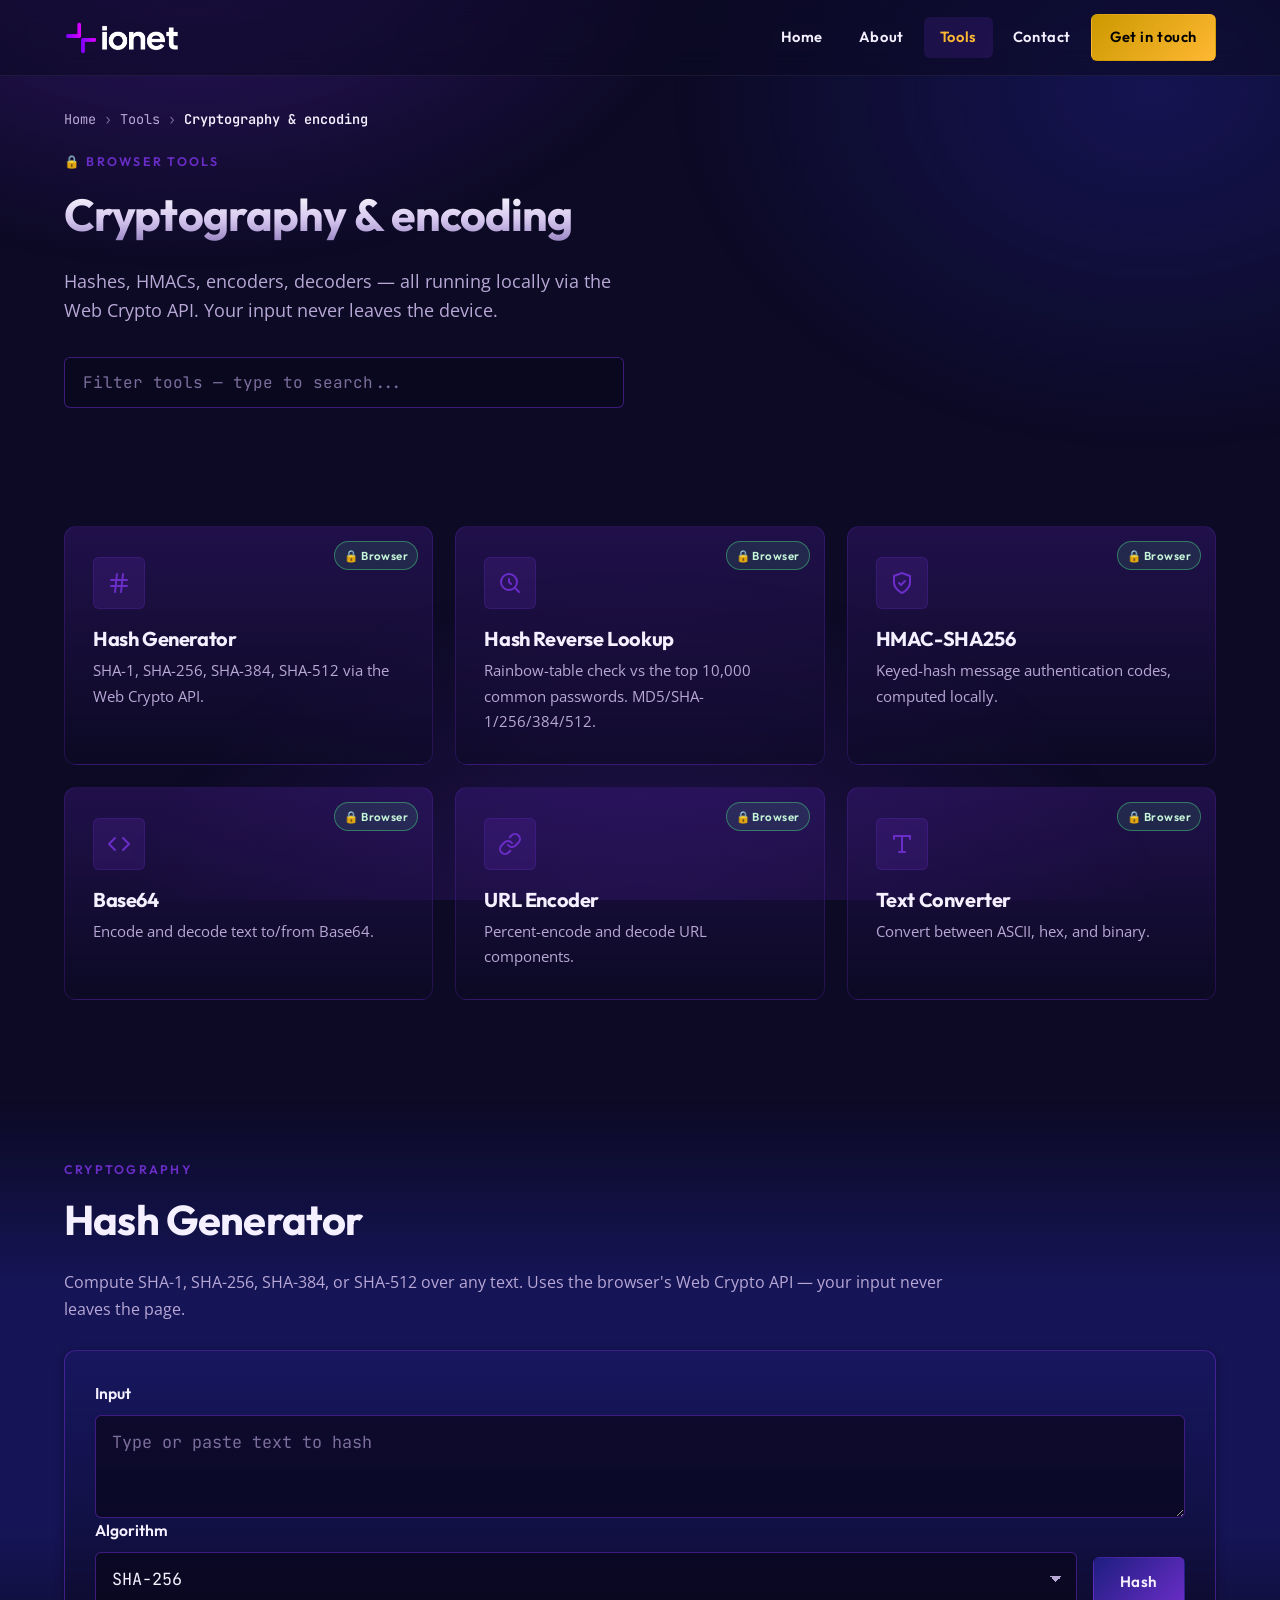
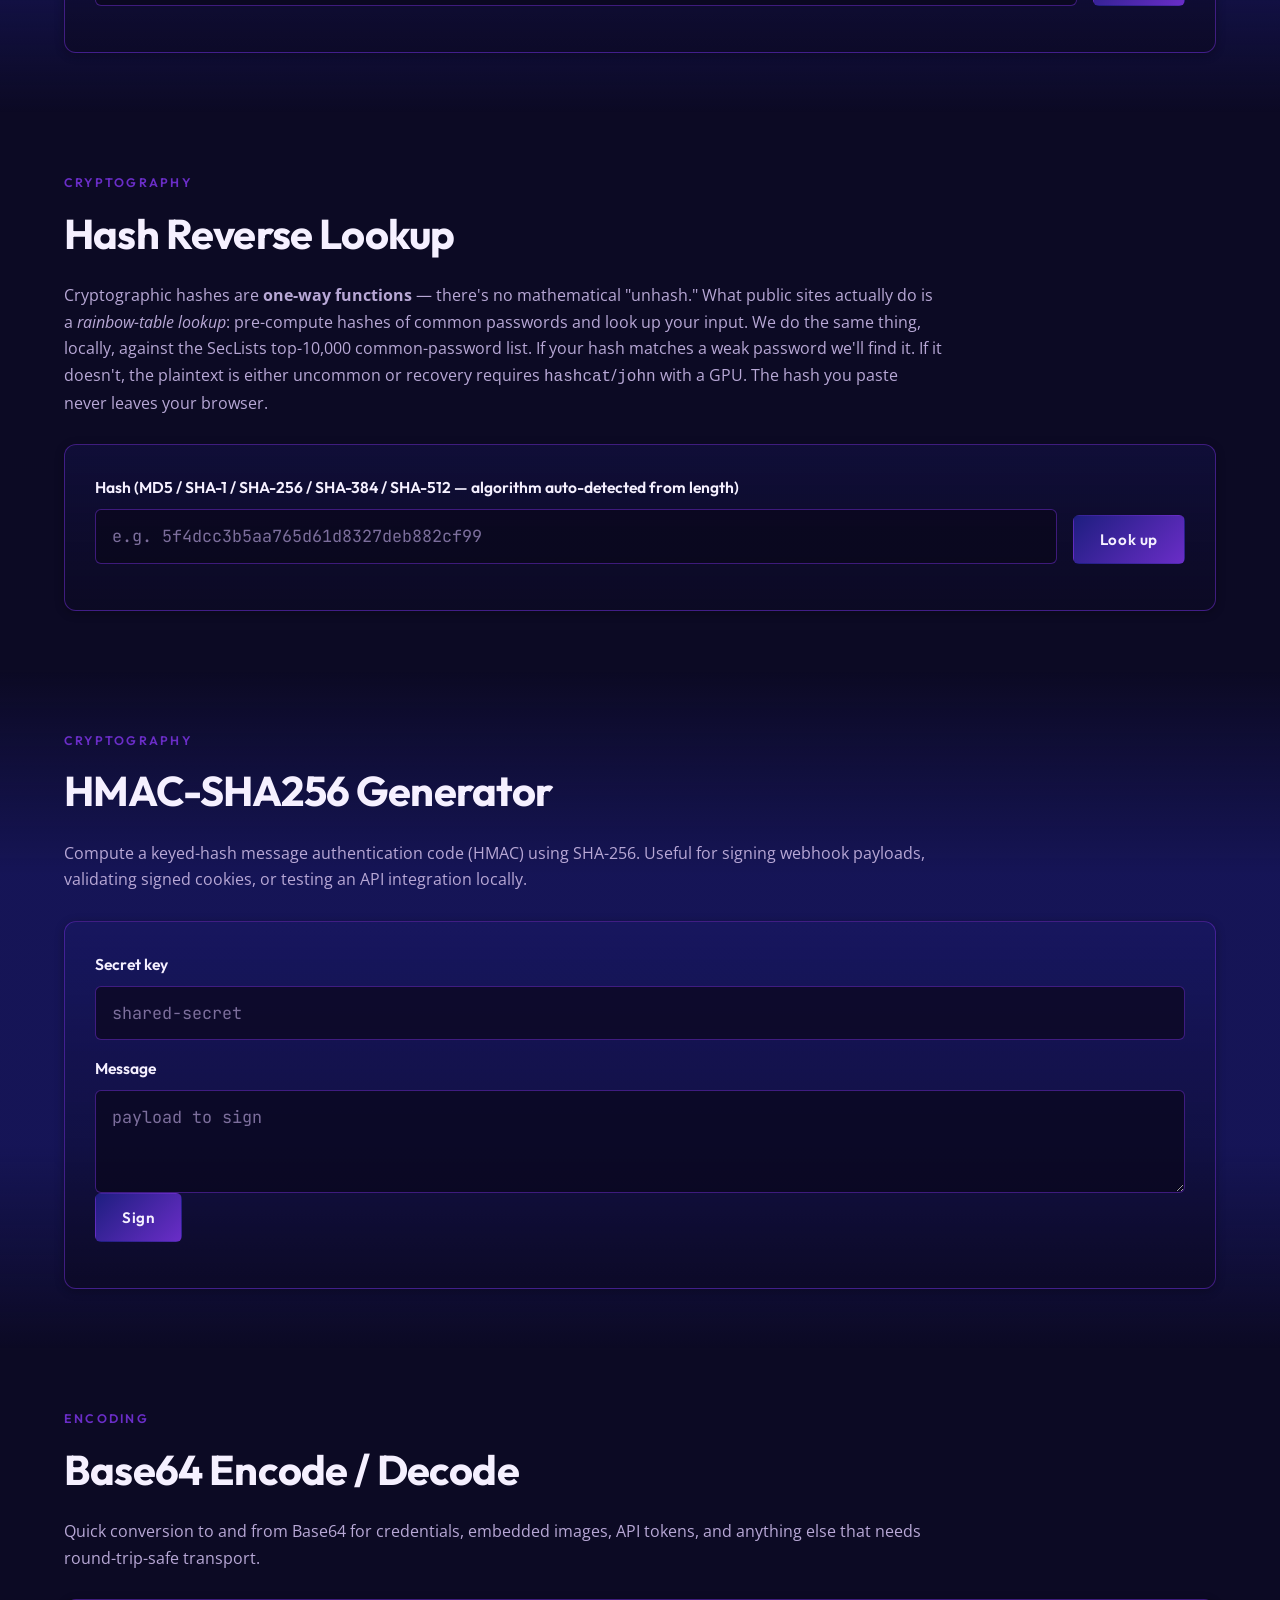
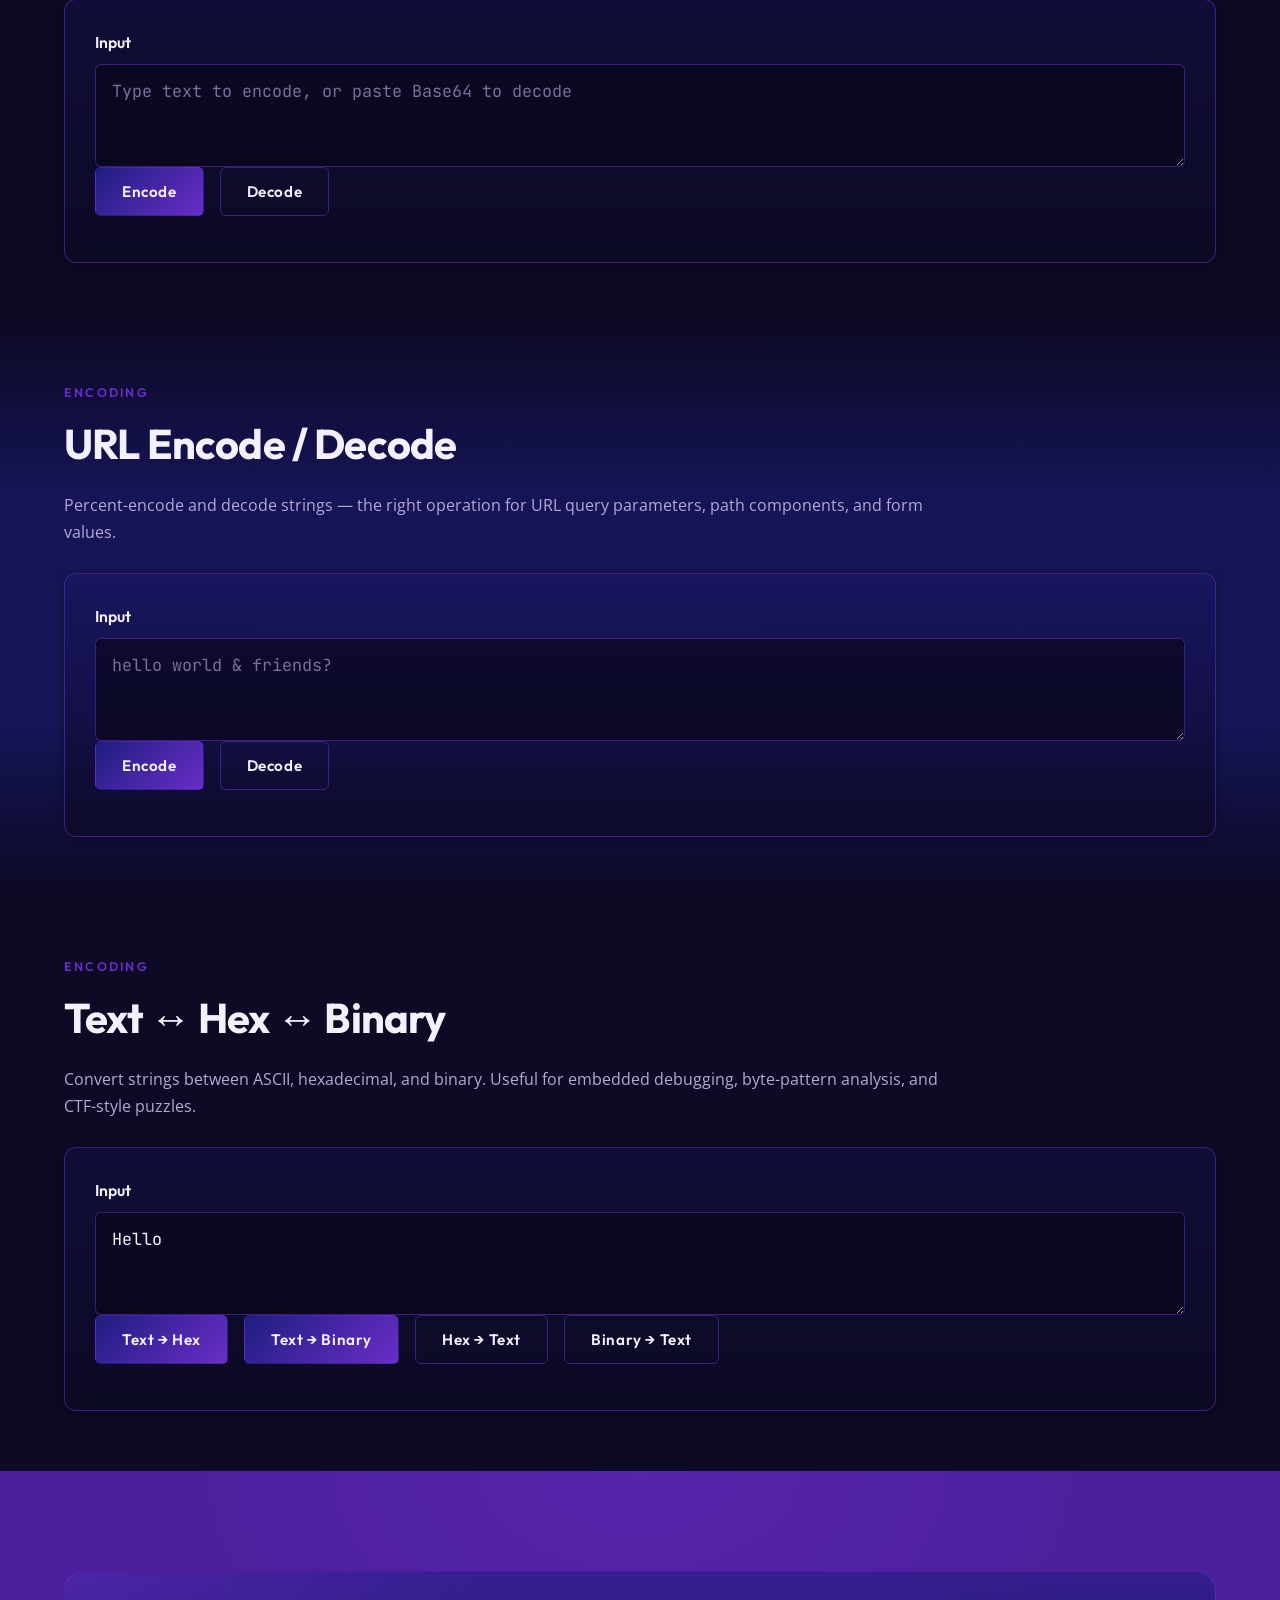
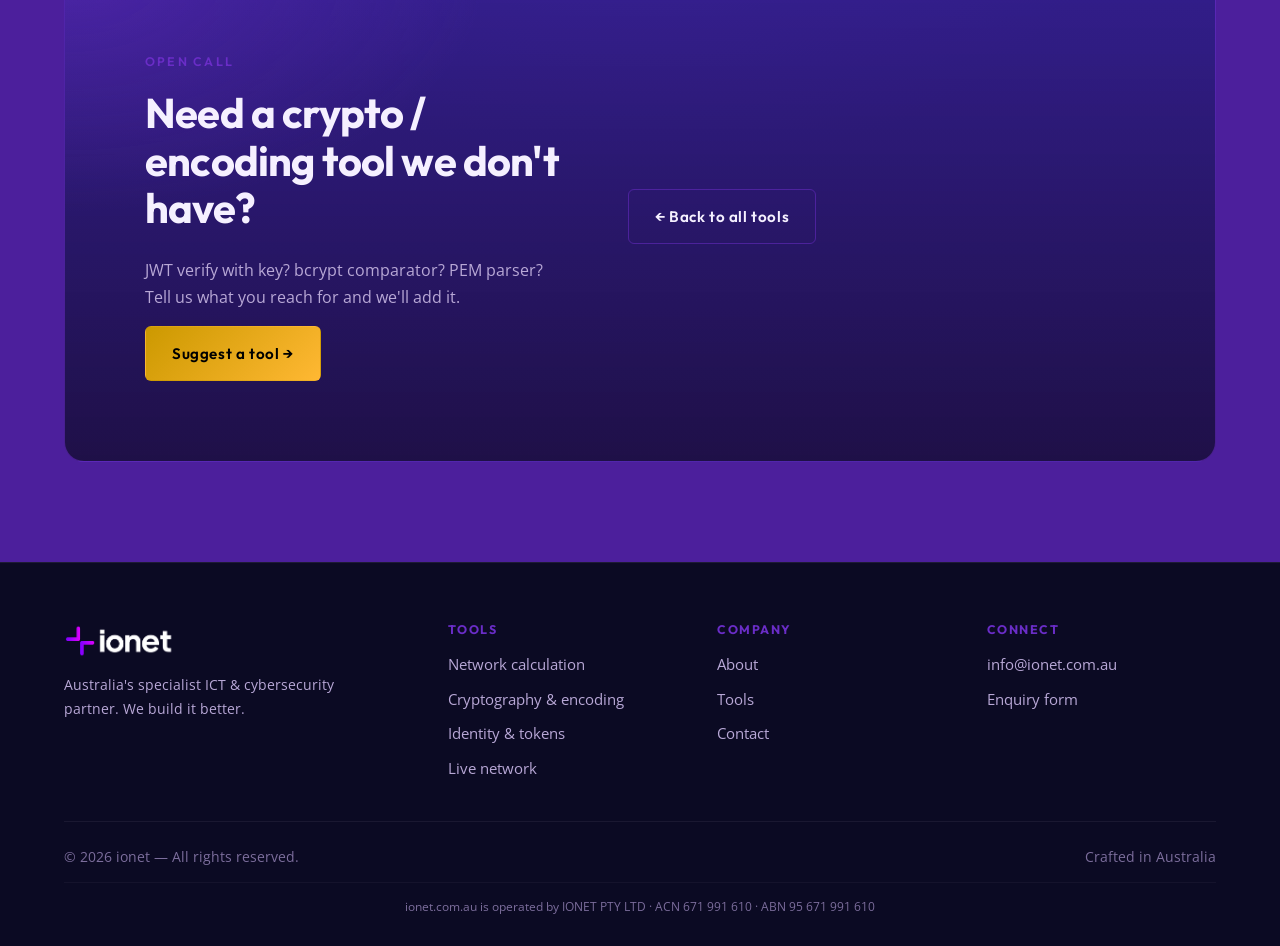
<file: tools/crypto.html>
<!DOCTYPE html>
<html lang="en-AU">
<head>
  <meta charset="UTF-8">
  <meta name="viewport" content="width=device-width, initial-scale=1.0">
  <meta name="theme-color" content="#0c0a24">

  <title>Cryptography &amp; Encoding Tools — Hash, HMAC, Base64 · ionet</title>
  <meta name="description" content="Browser-based crypto tools — SHA-1/256/384/512, hash reverse lookup, HMAC-SHA256, Base64, URL, and text-hex-binary converters. Runs locally via Web Crypto API.">
  <meta name="keywords" content="online sha256, sha512 generator, md5 hash, hash cracker, rainbow table lookup, hmac generator, base64 encode, url encoder, text to hex, hex to binary">
  <link rel="canonical" href="https://ionet.com.au/tools/crypto.html">

  <meta property="og:type" content="website">
  <meta property="og:url" content="https://ionet.com.au/tools/crypto.html">
  <meta property="og:title" content="Cryptography &amp; Encoding Tools — ionet">
  <meta property="og:description" content="SHA hashes · HMAC · hash reverse lookup · Base64 · URL encoder · text/hex/binary. Local, instant, no signup.">
  <meta property="og:image" content="https://ionet.com.au/assets/og/og-image.png">
  <meta name="twitter:card" content="summary_large_image">
  <meta name="twitter:title" content="Cryptography &amp; Encoding Tools — ionet">
  <meta name="twitter:description" content="SHA · HMAC · hash reverse · Base64 · URL · text/hex/binary. Local, instant, no signup.">
  <meta name="twitter:image" content="https://ionet.com.au/assets/og/og-image.png">

  <link rel="icon" type="image/png" href="/assets/logo/logo-mark.png">
  <link rel="icon" type="image/png" sizes="32x32" href="/assets/logo/favicon-32.png">
  <link rel="icon" type="image/png" sizes="16x16" href="/assets/logo/favicon-16.png">
  <link rel="apple-touch-icon" sizes="180x180" href="/assets/logo/apple-touch-icon.png">
  <link rel="manifest" href="/site.webmanifest">

  <link rel="preconnect" href="https://fonts.googleapis.com">
  <link rel="preconnect" href="https://fonts.gstatic.com" crossorigin>
  <link rel="stylesheet" href="https://fonts.googleapis.com/css2?family=Outfit:wght@400;500;600;700;800;900&family=Open+Sans:wght@400;500;600&family=JetBrains+Mono:wght@400;500;600&display=swap">
  <link rel="stylesheet" href="/css/style.css?v=5d4da2d1">

  <script type="application/ld+json">
  {
    "@context": "https://schema.org",
    "@type": "BreadcrumbList",
    "itemListElement": [
      { "@type": "ListItem", "position": 1, "name": "Home",  "item": "https://ionet.com.au/" },
      { "@type": "ListItem", "position": 2, "name": "Tools", "item": "https://ionet.com.au/tools.html" },
      { "@type": "ListItem", "position": 3, "name": "Cryptography & encoding", "item": "https://ionet.com.au/tools/crypto.html" }
    ]
  }
  </script>

  <script type="application/ld+json">
  {
    "@context": "https://schema.org",
    "@type": "ItemList",
    "name": "ionet cryptography & encoding tools",
    "itemListElement": [
      { "@type": "SoftwareApplication", "position": 1, "name": "Hash Generator (SHA-1/256/384/512)",
        "applicationCategory": "SecurityApplication", "operatingSystem": "Web Browser",
        "offers": { "@type": "Offer", "price": "0", "priceCurrency": "AUD" },
        "url": "https://ionet.com.au/tools/crypto.html#hash-generator" },
      { "@type": "SoftwareApplication", "position": 2, "name": "Hash Reverse Lookup",
        "applicationCategory": "SecurityApplication", "operatingSystem": "Web Browser",
        "offers": { "@type": "Offer", "price": "0", "priceCurrency": "AUD" },
        "url": "https://ionet.com.au/tools/crypto.html#hash-cracker" },
      { "@type": "SoftwareApplication", "position": 3, "name": "HMAC-SHA256 Generator",
        "applicationCategory": "SecurityApplication", "operatingSystem": "Web Browser",
        "offers": { "@type": "Offer", "price": "0", "priceCurrency": "AUD" },
        "url": "https://ionet.com.au/tools/crypto.html#hmac-generator" },
      { "@type": "SoftwareApplication", "position": 4, "name": "Base64 Encode / Decode",
        "applicationCategory": "DeveloperApplication", "operatingSystem": "Web Browser",
        "offers": { "@type": "Offer", "price": "0", "priceCurrency": "AUD" },
        "url": "https://ionet.com.au/tools/crypto.html#base64" },
      { "@type": "SoftwareApplication", "position": 5, "name": "URL Encode / Decode",
        "applicationCategory": "DeveloperApplication", "operatingSystem": "Web Browser",
        "offers": { "@type": "Offer", "price": "0", "priceCurrency": "AUD" },
        "url": "https://ionet.com.au/tools/crypto.html#url-encode" },
      { "@type": "SoftwareApplication", "position": 6, "name": "Text ↔ Hex ↔ Binary",
        "applicationCategory": "DeveloperApplication", "operatingSystem": "Web Browser",
        "offers": { "@type": "Offer", "price": "0", "priceCurrency": "AUD" },
        "url": "https://ionet.com.au/tools/crypto.html#text-converter" }
    ]
  }
  </script>
</head>
<body>

  <header class="site-header" id="siteHeader">
    <div class="container nav">
      <a class="nav-brand" href="/" aria-label="ionet home"><img src="/assets/logo/logo.png" alt="ionet"></a>
      <nav>
        <ul class="nav-links" id="navLinks">
          <li><a href="/">Home</a></li>
          <li><a href="/about.html">About</a></li>
          <li><a href="/tools.html" class="active">Tools</a></li>
          <li><a href="/contact.html">Contact</a></li>
          <li><a href="/contact.html" class="btn btn-primary" style="padding:10px 18px">Get in touch</a></li>
        </ul>
      </nav>
      <button class="nav-toggle" id="navToggle" aria-label="Toggle navigation" aria-expanded="false">☰</button>
    </div>
  </header>

  <main id="top">

    <section class="cat-hero">
      <div class="container">
        <nav class="breadcrumbs reveal" aria-label="Breadcrumb">
          <a href="/">Home</a><span class="bc-sep">›</span>
          <a href="/tools.html">Tools</a><span class="bc-sep">›</span>
          <span aria-current="page">Cryptography &amp; encoding</span>
        </nav>
        <div class="reveal" style="max-width:880px;">
          <p class="eyebrow">🔒 Browser tools</p>
          <h1>Cryptography &amp; encoding</h1>
          <p class="hero-lead">Hashes, HMACs, encoders, decoders — all running locally via the Web Crypto API. Your input never leaves the device.</p>
        </div>
        <div class="reveal" style="margin-top:24px;max-width:560px;">
          <input class="tool-search" type="search" placeholder="Filter tools — type to search..." aria-label="Filter tools">
        </div>
      </div>
    </section>

    <section id="tool-grid">
      <div class="container">
        <div class="services-grid">
          <a class="service tool-card reveal" href="#hash-generator">
            <span class="prov-badge prov-badge--browser">🔒 Browser</span>
            <div class="icon" aria-hidden="true"><svg width="24" height="24" viewBox="0 0 24 24" fill="none" stroke="currentColor" stroke-width="2" stroke-linecap="round" stroke-linejoin="round"><path d="M4 9h16M4 15h16M10 3 8 21M16 3l-2 18"/></svg></div>
            <h3>Hash Generator</h3>
            <p>SHA-1, SHA-256, SHA-384, SHA-512 via the Web Crypto API.</p>
          </a>
          <a class="service tool-card reveal" href="#hash-cracker">
            <span class="prov-badge prov-badge--browser">🔒 Browser</span>
            <div class="icon" aria-hidden="true"><svg width="24" height="24" viewBox="0 0 24 24" fill="none" stroke="currentColor" stroke-width="2" stroke-linecap="round" stroke-linejoin="round"><circle cx="11" cy="11" r="8"/><path d="m21 21-4.3-4.3"/><path d="M11 8v3l2 2"/></svg></div>
            <h3>Hash Reverse Lookup</h3>
            <p>Rainbow-table check vs the top 10,000 common passwords. MD5/SHA-1/256/384/512.</p>
          </a>
          <a class="service tool-card reveal" href="#hmac-generator">
            <span class="prov-badge prov-badge--browser">🔒 Browser</span>
            <div class="icon" aria-hidden="true"><svg width="24" height="24" viewBox="0 0 24 24" fill="none" stroke="currentColor" stroke-width="2" stroke-linecap="round" stroke-linejoin="round"><path d="M12 22s8-4 8-10V5l-8-3-8 3v7c0 6 8 10 8 10z"/><path d="m9 12 2 2 4-4"/></svg></div>
            <h3>HMAC-SHA256</h3>
            <p>Keyed-hash message authentication codes, computed locally.</p>
          </a>
          <a class="service tool-card reveal" href="#base64">
            <span class="prov-badge prov-badge--browser">🔒 Browser</span>
            <div class="icon" aria-hidden="true"><svg width="24" height="24" viewBox="0 0 24 24" fill="none" stroke="currentColor" stroke-width="2" stroke-linecap="round" stroke-linejoin="round"><polyline points="16 18 22 12 16 6"/><polyline points="8 6 2 12 8 18"/></svg></div>
            <h3>Base64</h3>
            <p>Encode and decode text to/from Base64.</p>
          </a>
          <a class="service tool-card reveal" href="#url-encode">
            <span class="prov-badge prov-badge--browser">🔒 Browser</span>
            <div class="icon" aria-hidden="true"><svg width="24" height="24" viewBox="0 0 24 24" fill="none" stroke="currentColor" stroke-width="2" stroke-linecap="round" stroke-linejoin="round"><path d="M10 13a5 5 0 0 0 7.54.54l3-3a5 5 0 0 0-7.07-7.07l-1.72 1.71"/><path d="M14 11a5 5 0 0 0-7.54-.54l-3 3a5 5 0 0 0 7.07 7.07l1.71-1.71"/></svg></div>
            <h3>URL Encoder</h3>
            <p>Percent-encode and decode URL components.</p>
          </a>
          <a class="service tool-card reveal" href="#text-converter">
            <span class="prov-badge prov-badge--browser">🔒 Browser</span>
            <div class="icon" aria-hidden="true"><svg width="24" height="24" viewBox="0 0 24 24" fill="none" stroke="currentColor" stroke-width="2" stroke-linecap="round" stroke-linejoin="round"><polyline points="4 7 4 4 20 4 20 7"/><line x1="9" y1="20" x2="15" y2="20"/><line x1="12" y1="4" x2="12" y2="20"/></svg></div>
            <h3>Text Converter</h3>
            <p>Convert between ASCII, hex, and binary.</p>
          </a>
        </div>
      </div>
    </section>

    <section id="hash-generator" class="bg-purple tool-section">
      <div class="container">
        <div class="reveal" style="max-width:880px;">
          <p class="eyebrow">Cryptography</p>
          <h2>Hash Generator</h2>
          <p>Compute SHA-1, SHA-256, SHA-384, or SHA-512 over any text. Uses the browser's Web Crypto API — your input never leaves the page.</p>
        </div>
        <div class="tool reveal">
          <label class="tool-field tool-field--full">
            <span>Input</span>
            <textarea id="ha-input" rows="3" spellcheck="false" placeholder="Type or paste text to hash"></textarea>
          </label>
          <div class="tool-row">
            <label class="tool-field">
              <span>Algorithm</span>
              <select id="ha-algo">
                <option value="SHA-256" selected>SHA-256</option>
                <option value="SHA-1">SHA-1 (legacy)</option>
                <option value="SHA-384">SHA-384</option>
                <option value="SHA-512">SHA-512</option>
              </select>
            </label>
            <button id="ha-go" class="btn btn-secondary" type="button">Hash</button>
          </div>
          <div class="tool-out" id="ha-out" aria-live="polite"></div>
        </div>
      </div>
    </section>

    <section id="hash-cracker" class="tool-section">
      <div class="container">
        <div class="reveal" style="max-width:880px;">
          <p class="eyebrow">Cryptography</p>
          <h2>Hash Reverse Lookup</h2>
          <p>
            Cryptographic hashes are <strong>one-way functions</strong> — there's no mathematical "unhash."
            What public sites actually do is a <em>rainbow-table lookup</em>: pre-compute hashes of common passwords
            and look up your input. We do the same thing, locally, against the SecLists top-10,000 common-password list.
            If your hash matches a weak password we'll find it. If it doesn't, the plaintext is either uncommon or
            recovery requires <code>hashcat</code>/<code>john</code> with a GPU. The hash you paste never leaves your browser.
          </p>
        </div>
        <div class="tool reveal">
          <div class="tool-row">
            <label class="tool-field">
              <span>Hash (MD5 / SHA-1 / SHA-256 / SHA-384 / SHA-512 — algorithm auto-detected from length)</span>
              <input id="hc-input" type="text" autocomplete="off" spellcheck="false" placeholder="e.g. 5f4dcc3b5aa765d61d8327deb882cf99">
            </label>
            <button id="hc-go" class="btn btn-secondary" type="button">Look up</button>
          </div>
          <div class="tool-out" id="hc-out" aria-live="polite"></div>
        </div>
      </div>
    </section>

    <section id="hmac-generator" class="bg-purple tool-section">
      <div class="container">
        <div class="reveal" style="max-width:880px;">
          <p class="eyebrow">Cryptography</p>
          <h2>HMAC-SHA256 Generator</h2>
          <p>Compute a keyed-hash message authentication code (HMAC) using SHA-256. Useful for signing webhook payloads, validating signed cookies, or testing an API integration locally.</p>
        </div>
        <div class="tool reveal">
          <div class="tool-row">
            <label class="tool-field">
              <span>Secret key</span>
              <input id="hm-key" type="text" autocomplete="off" spellcheck="false" placeholder="shared-secret">
            </label>
          </div>
          <label class="tool-field tool-field--full">
            <span>Message</span>
            <textarea id="hm-msg" rows="3" spellcheck="false" placeholder="payload to sign"></textarea>
          </label>
          <div class="tool-row">
            <button id="hm-go" class="btn btn-secondary" type="button">Sign</button>
          </div>
          <div class="tool-out" id="hm-out" aria-live="polite"></div>
        </div>
      </div>
    </section>

    <section id="base64" class="tool-section">
      <div class="container">
        <div class="reveal" style="max-width:880px;">
          <p class="eyebrow">Encoding</p>
          <h2>Base64 Encode / Decode</h2>
          <p>Quick conversion to and from Base64 for credentials, embedded images, API tokens, and anything else that needs round-trip-safe transport.</p>
        </div>
        <div class="tool reveal">
          <label class="tool-field tool-field--full">
            <span>Input</span>
            <textarea id="b64-input" rows="3" spellcheck="false" placeholder="Type text to encode, or paste Base64 to decode"></textarea>
          </label>
          <div class="tool-row">
            <button id="b64-encode" class="btn btn-secondary" type="button">Encode</button>
            <button id="b64-decode" class="btn btn-ghost" type="button">Decode</button>
          </div>
          <div class="tool-out" id="b64-out" aria-live="polite"></div>
        </div>
      </div>
    </section>

    <section id="url-encode" class="bg-purple tool-section">
      <div class="container">
        <div class="reveal" style="max-width:880px;">
          <p class="eyebrow">Encoding</p>
          <h2>URL Encode / Decode</h2>
          <p>Percent-encode and decode strings — the right operation for URL query parameters, path components, and form values.</p>
        </div>
        <div class="tool reveal">
          <label class="tool-field tool-field--full">
            <span>Input</span>
            <textarea id="ue-input" rows="3" spellcheck="false" placeholder="hello world &amp; friends?"></textarea>
          </label>
          <div class="tool-row">
            <button id="ue-encode" class="btn btn-secondary" type="button">Encode</button>
            <button id="ue-decode" class="btn btn-ghost" type="button">Decode</button>
          </div>
          <div class="tool-out" id="ue-out" aria-live="polite"></div>
        </div>
      </div>
    </section>

    <section id="text-converter" class="tool-section">
      <div class="container">
        <div class="reveal" style="max-width:880px;">
          <p class="eyebrow">Encoding</p>
          <h2>Text ↔ Hex ↔ Binary</h2>
          <p>Convert strings between ASCII, hexadecimal, and binary. Useful for embedded debugging, byte-pattern analysis, and CTF-style puzzles.</p>
        </div>
        <div class="tool reveal">
          <label class="tool-field tool-field--full">
            <span>Input</span>
            <textarea id="tx-input" rows="3" spellcheck="false" placeholder="Type ASCII, hex (e.g. 48 65 6c), or binary (01001000 ...)" >Hello</textarea>
          </label>
          <div class="tool-row">
            <button class="btn btn-secondary" type="button" data-tx="text2hex">Text → Hex</button>
            <button class="btn btn-secondary" type="button" data-tx="text2bin">Text → Binary</button>
            <button class="btn btn-ghost" type="button" data-tx="hex2text">Hex → Text</button>
            <button class="btn btn-ghost" type="button" data-tx="bin2text">Binary → Text</button>
          </div>
          <div class="tool-out" id="tx-out" aria-live="polite"></div>
        </div>
      </div>
    </section>

    <section id="cta" class="bg-purple-strong">
      <div class="container">
        <div class="philosophy reveal">
          <div>
            <p class="eyebrow">Open call</p>
            <h2>Need a crypto / encoding tool we don't have?</h2>
            <p>JWT verify with key? bcrypt comparator? PEM parser? Tell us what you reach for and we'll add it.</p>
            <a href="/contact.html" class="btn btn-primary">Suggest a tool →</a>
          </div>
          <div>
            <a href="/tools.html" class="btn btn-ghost">← Back to all tools</a>
          </div>
        </div>
      </div>
    </section>

  </main>

  <footer class="site-footer">
    <div class="container">
      <div class="footer-grid">
        <div class="footer-brand">
          <img src="/assets/logo/logo.png" alt="ionet">
          <p>Australia's specialist ICT &amp; cybersecurity partner. We build it better.</p>
        </div>
        <div class="footer-col">
          <h4>Tools</h4>
          <ul>
            <li><a href="/tools/network.html">Network calculation</a></li>
            <li><a href="/tools/crypto.html">Cryptography &amp; encoding</a></li>
            <li><a href="/tools/identity.html">Identity &amp; tokens</a></li>
            <li><a href="/tools/live.html">Live network</a></li>
          </ul>
        </div>
        <div class="footer-col">
          <h4>Company</h4>
          <ul>
            <li><a href="/about.html">About</a></li>
            <li><a href="/tools.html">Tools</a></li>
            <li><a href="/contact.html">Contact</a></li>
          </ul>
        </div>
        <div class="footer-col">
          <h4>Connect</h4>
          <ul>
            <li><a href="mailto:info@ionet.com.au">info@ionet.com.au</a></li>
            <li><a href="/contact.html">Enquiry form</a></li>
          </ul>
        </div>
      </div>
      <div class="footer-bottom">
        <span>© <span id="year"></span> ionet — All rights reserved.</span>
        <span>Crafted in Australia</span>
      </div>
      <div class="footer-legal">
        ionet.com.au is operated by IONET PTY LTD · ACN 671 991 610 · ABN 95 671 991 610
      </div>
    </div>
  </footer>

  <script src="/js/main.js?v=5d4da2d1"></script>
  <script src="/js/md5.js?v=5d4da2d1"></script>
  <script src="/js/wordlist-top10k.js?v=5d4da2d1"></script>
  <script src="/js/tools.js?v=5d4da2d1"></script>
  <script>
    (function(){
      var input=document.querySelector('.tool-search');
      if(!input)return;
      var cards=document.querySelectorAll('.tool-card');
      input.addEventListener('input',function(){
        var q=input.value.toLowerCase().trim();
        cards.forEach(function(c){
          var t=c.querySelector('h3').textContent.toLowerCase();
          var d=c.querySelector('p').textContent.toLowerCase();
          c.style.display=(!q||t.indexOf(q)!==-1||d.indexOf(q)!==-1)?'':'none';
        });
      });
    })();
  </script>
</body>
</html>
</file>
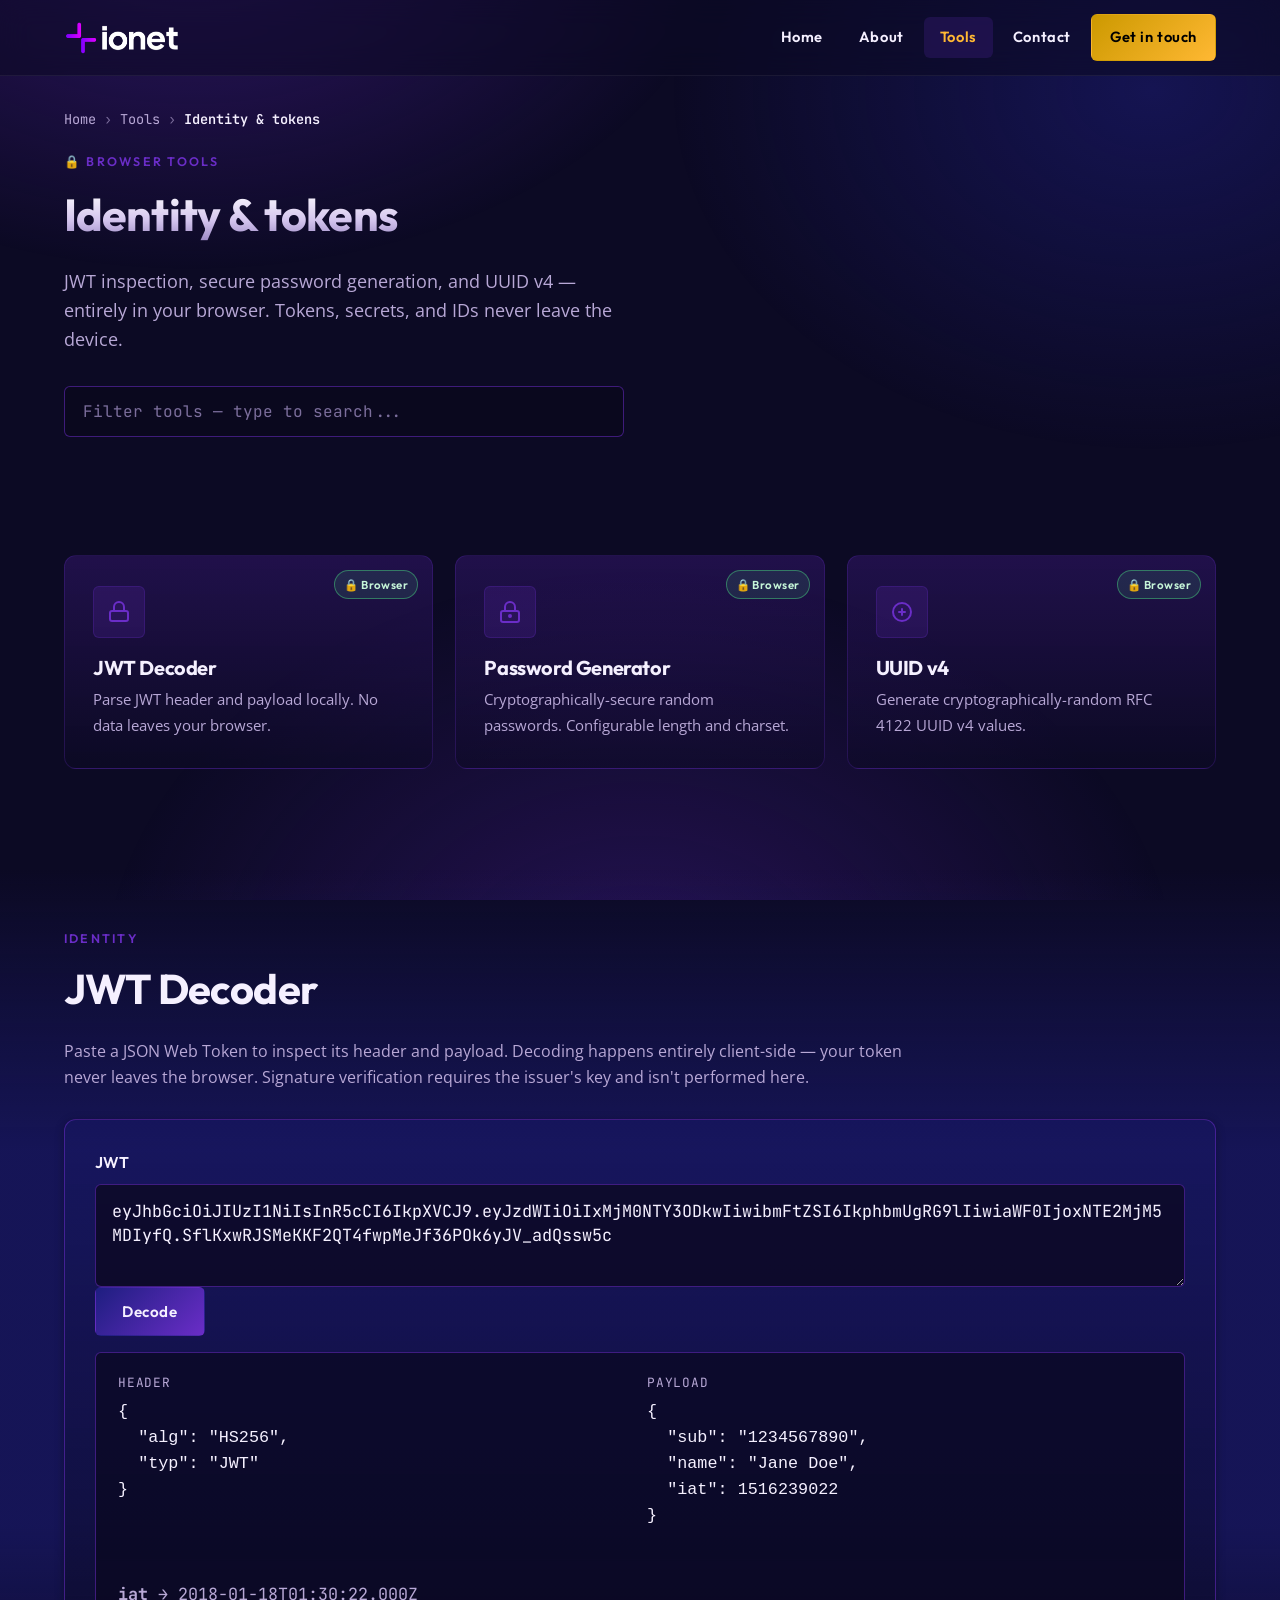
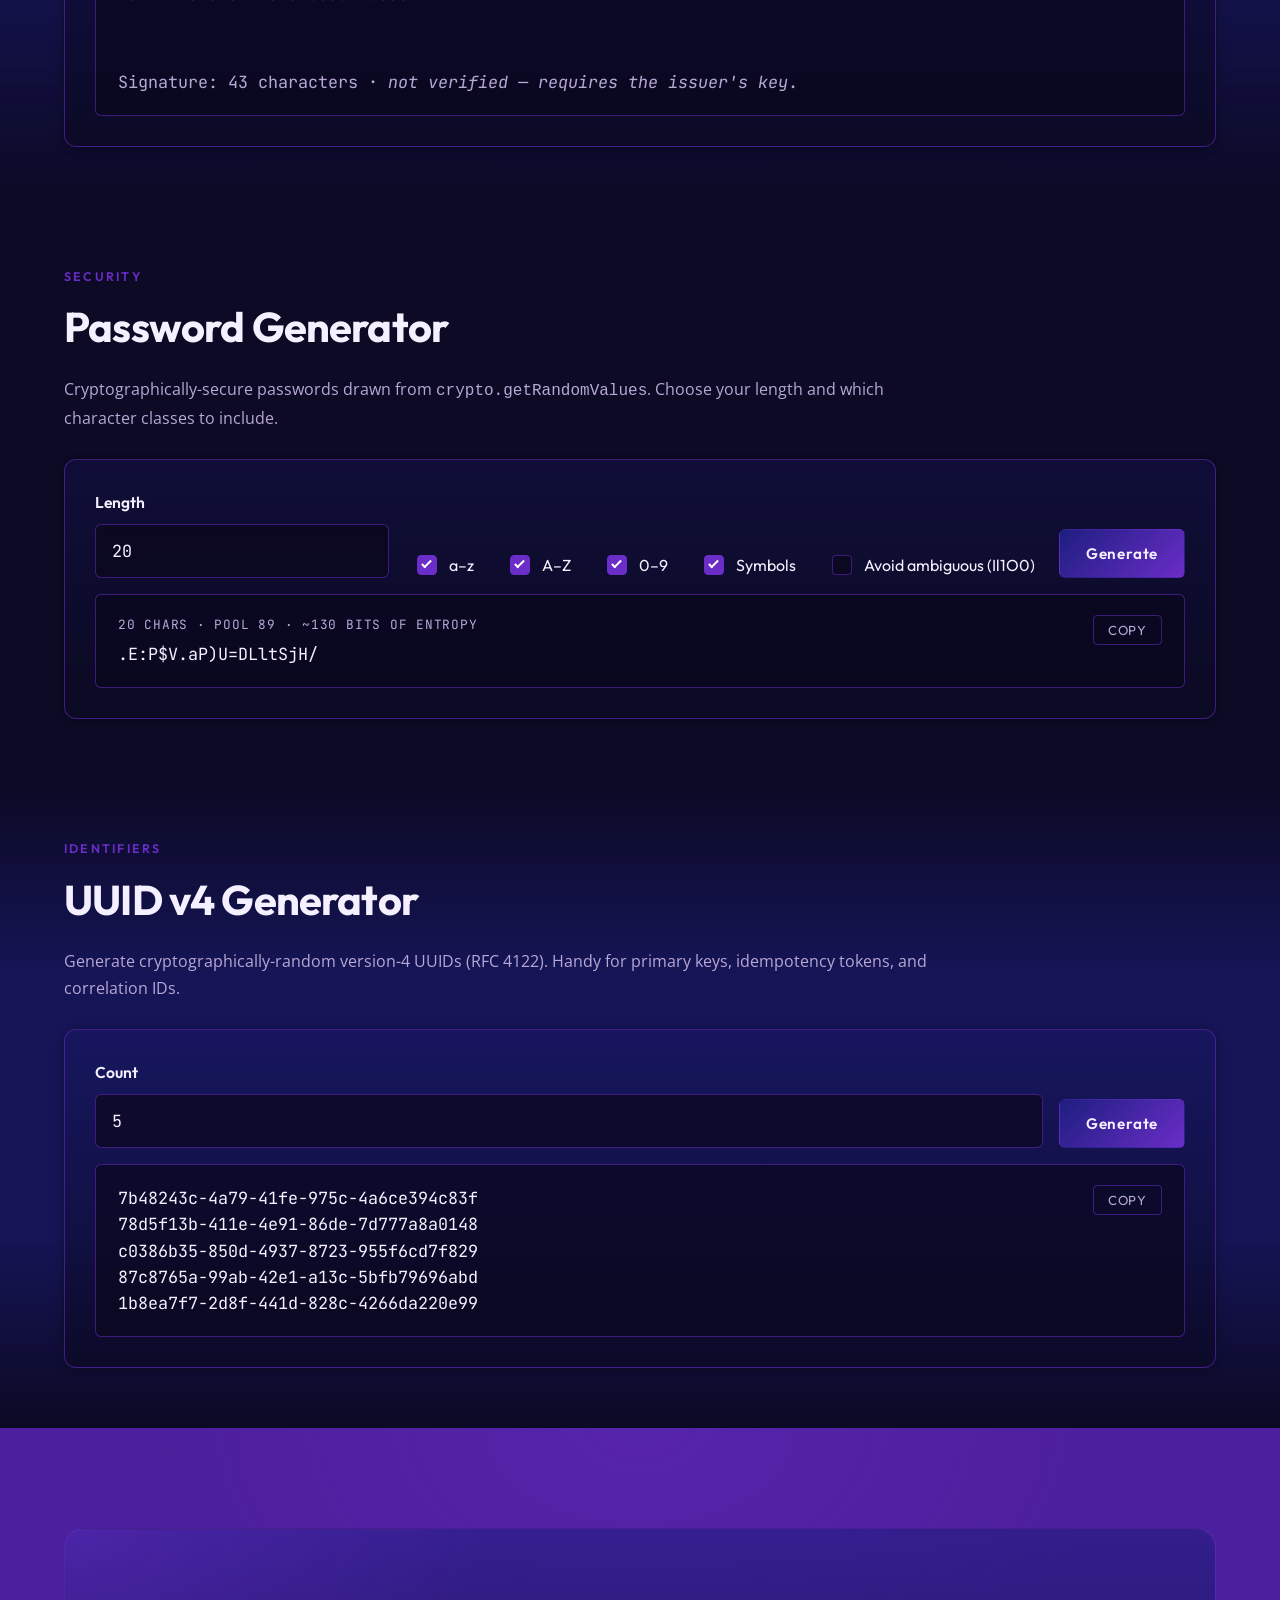
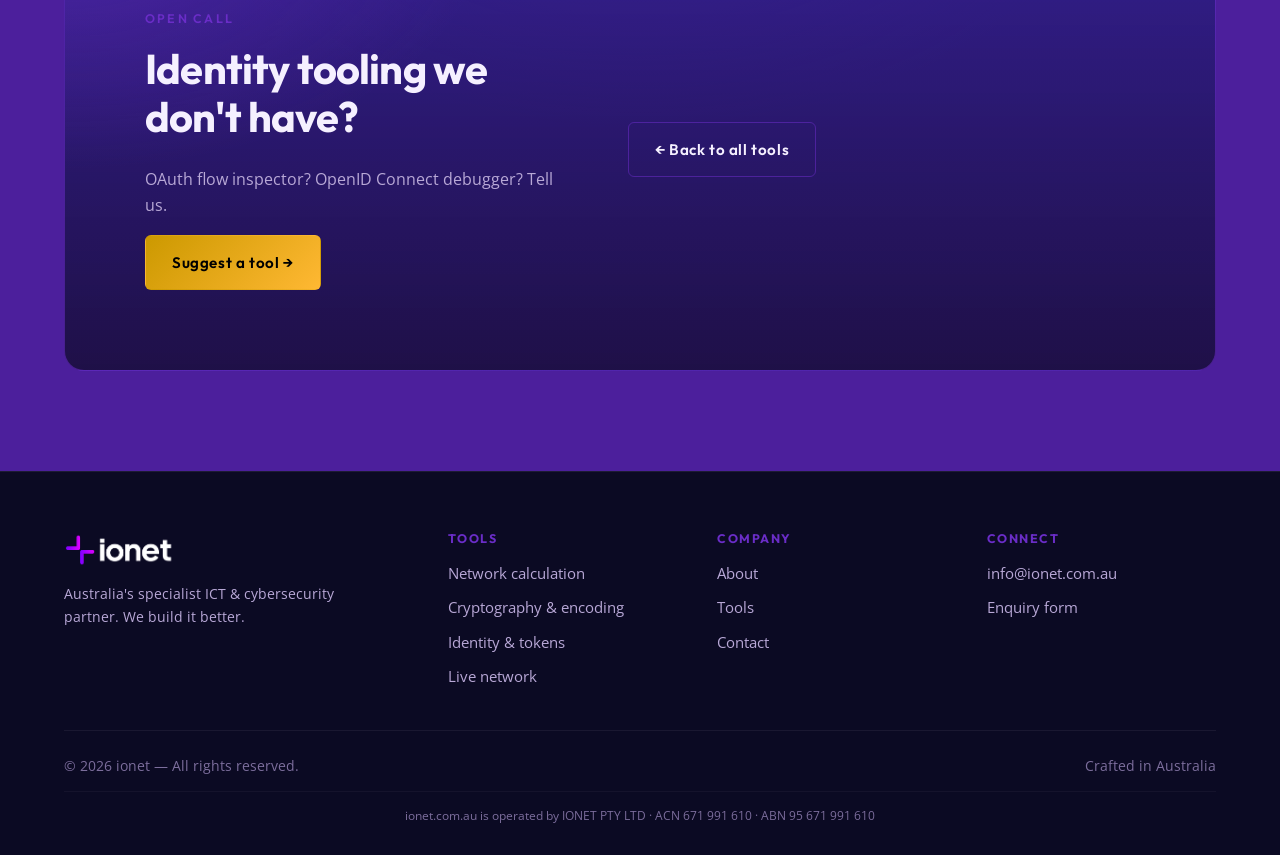
<file: tools/identity.html>
<!DOCTYPE html>
<html lang="en-AU">
<head>
  <meta charset="UTF-8">
  <meta name="viewport" content="width=device-width, initial-scale=1.0">
  <meta name="theme-color" content="#0c0a24">

  <title>Identity &amp; Token Tools — JWT Decoder, Password &amp; UUID Generator · ionet</title>
  <meta name="description" content="Browser-based identity & token tools — JWT decoder, secure password generator, RFC 4122 UUID v4 generator. Runs locally; nothing leaves your device.">
  <meta name="keywords" content="jwt decoder, password generator, uuid v4 generator, online jwt parser, secure password, rfc 4122, jose, json web token">
  <link rel="canonical" href="https://ionet.com.au/tools/identity.html">

  <meta property="og:type" content="website">
  <meta property="og:url" content="https://ionet.com.au/tools/identity.html">
  <meta property="og:title" content="Identity &amp; Token Tools — ionet">
  <meta property="og:description" content="JWT decoder · Password generator · UUID v4. Local, instant, no signup.">
  <meta property="og:image" content="https://ionet.com.au/assets/og/og-image.png">
  <meta name="twitter:card" content="summary_large_image">
  <meta name="twitter:title" content="Identity &amp; Token Tools — ionet">
  <meta name="twitter:description" content="JWT · password gen · UUID v4. Local, instant, no signup.">
  <meta name="twitter:image" content="https://ionet.com.au/assets/og/og-image.png">

  <link rel="icon" type="image/png" href="/assets/logo/logo-mark.png">
  <link rel="icon" type="image/png" sizes="32x32" href="/assets/logo/favicon-32.png">
  <link rel="icon" type="image/png" sizes="16x16" href="/assets/logo/favicon-16.png">
  <link rel="apple-touch-icon" sizes="180x180" href="/assets/logo/apple-touch-icon.png">
  <link rel="manifest" href="/site.webmanifest">

  <link rel="preconnect" href="https://fonts.googleapis.com">
  <link rel="preconnect" href="https://fonts.gstatic.com" crossorigin>
  <link rel="stylesheet" href="https://fonts.googleapis.com/css2?family=Outfit:wght@400;500;600;700;800;900&family=Open+Sans:wght@400;500;600&family=JetBrains+Mono:wght@400;500;600&display=swap">
  <link rel="stylesheet" href="/css/style.css?v=5d4da2d1">

  <script type="application/ld+json">
  {
    "@context": "https://schema.org",
    "@type": "BreadcrumbList",
    "itemListElement": [
      { "@type": "ListItem", "position": 1, "name": "Home",  "item": "https://ionet.com.au/" },
      { "@type": "ListItem", "position": 2, "name": "Tools", "item": "https://ionet.com.au/tools.html" },
      { "@type": "ListItem", "position": 3, "name": "Identity & tokens", "item": "https://ionet.com.au/tools/identity.html" }
    ]
  }
  </script>
  <script type="application/ld+json">
  {
    "@context": "https://schema.org",
    "@type": "ItemList",
    "name": "ionet identity & token tools",
    "itemListElement": [
      { "@type": "SoftwareApplication", "position": 1, "name": "JWT Decoder",
        "applicationCategory": "SecurityApplication", "operatingSystem": "Web Browser",
        "offers": { "@type": "Offer", "price": "0", "priceCurrency": "AUD" },
        "url": "https://ionet.com.au/tools/identity.html#jwt-decoder" },
      { "@type": "SoftwareApplication", "position": 2, "name": "Password Generator",
        "applicationCategory": "SecurityApplication", "operatingSystem": "Web Browser",
        "offers": { "@type": "Offer", "price": "0", "priceCurrency": "AUD" },
        "url": "https://ionet.com.au/tools/identity.html#password-generator" },
      { "@type": "SoftwareApplication", "position": 3, "name": "UUID v4 Generator",
        "applicationCategory": "DeveloperApplication", "operatingSystem": "Web Browser",
        "offers": { "@type": "Offer", "price": "0", "priceCurrency": "AUD" },
        "url": "https://ionet.com.au/tools/identity.html#uuid-generator" }
    ]
  }
  </script>
</head>
<body>

  <header class="site-header" id="siteHeader">
    <div class="container nav">
      <a class="nav-brand" href="/" aria-label="ionet home"><img src="/assets/logo/logo.png" alt="ionet"></a>
      <nav>
        <ul class="nav-links" id="navLinks">
          <li><a href="/">Home</a></li>
          <li><a href="/about.html">About</a></li>
          <li><a href="/tools.html" class="active">Tools</a></li>
          <li><a href="/contact.html">Contact</a></li>
          <li><a href="/contact.html" class="btn btn-primary" style="padding:10px 18px">Get in touch</a></li>
        </ul>
      </nav>
      <button class="nav-toggle" id="navToggle" aria-label="Toggle navigation" aria-expanded="false">☰</button>
    </div>
  </header>

  <main id="top">

    <section class="cat-hero">
      <div class="container">
        <nav class="breadcrumbs reveal" aria-label="Breadcrumb">
          <a href="/">Home</a><span class="bc-sep">›</span>
          <a href="/tools.html">Tools</a><span class="bc-sep">›</span>
          <span aria-current="page">Identity &amp; tokens</span>
        </nav>
        <div class="reveal" style="max-width:880px;">
          <p class="eyebrow">🔒 Browser tools</p>
          <h1>Identity &amp; tokens</h1>
          <p class="hero-lead">JWT inspection, secure password generation, and UUID v4 — entirely in your browser. Tokens, secrets, and IDs never leave the device.</p>
        </div>
        <div class="reveal" style="margin-top:24px;max-width:560px;">
          <input class="tool-search" type="search" placeholder="Filter tools — type to search..." aria-label="Filter tools">
        </div>
      </div>
    </section>

    <section id="tool-grid">
      <div class="container">
        <div class="services-grid">
          <a class="service tool-card reveal" href="#jwt-decoder">
            <span class="prov-badge prov-badge--browser">🔒 Browser</span>
            <div class="icon" aria-hidden="true"><svg width="24" height="24" viewBox="0 0 24 24" fill="none" stroke="currentColor" stroke-width="2" stroke-linecap="round" stroke-linejoin="round"><rect x="3" y="11" width="18" height="10" rx="2"/><path d="M7 11V7a5 5 0 0 1 10 0v4"/></svg></div>
            <h3>JWT Decoder</h3>
            <p>Parse JWT header and payload locally. No data leaves your browser.</p>
          </a>
          <a class="service tool-card reveal" href="#password-generator">
            <span class="prov-badge prov-badge--browser">🔒 Browser</span>
            <div class="icon" aria-hidden="true"><svg width="24" height="24" viewBox="0 0 24 24" fill="none" stroke="currentColor" stroke-width="2" stroke-linecap="round" stroke-linejoin="round"><circle cx="12" cy="16" r="1"/><rect x="3" y="11" width="18" height="11" rx="2"/><path d="M7 11V7a5 5 0 0 1 10 0v4"/></svg></div>
            <h3>Password Generator</h3>
            <p>Cryptographically-secure random passwords. Configurable length and charset.</p>
          </a>
          <a class="service tool-card reveal" href="#uuid-generator">
            <span class="prov-badge prov-badge--browser">🔒 Browser</span>
            <div class="icon" aria-hidden="true"><svg width="24" height="24" viewBox="0 0 24 24" fill="none" stroke="currentColor" stroke-width="2" stroke-linecap="round" stroke-linejoin="round"><circle cx="12" cy="12" r="9"/><path d="M9 12h6M12 9v6"/></svg></div>
            <h3>UUID v4</h3>
            <p>Generate cryptographically-random RFC 4122 UUID v4 values.</p>
          </a>
        </div>
      </div>
    </section>

    <section id="jwt-decoder" class="bg-purple tool-section">
      <div class="container">
        <div class="reveal" style="max-width:880px;">
          <p class="eyebrow">Identity</p>
          <h2>JWT Decoder</h2>
          <p>Paste a JSON Web Token to inspect its header and payload. Decoding happens entirely client-side — your token never leaves the browser. Signature verification requires the issuer's key and isn't performed here.</p>
        </div>
        <div class="tool reveal">
          <label class="tool-field tool-field--full">
            <span>JWT</span>
            <textarea id="jw-input" rows="3" spellcheck="false" placeholder="eyJhbGciOiJIUzI1NiIsInR5cCI6IkpXVCJ9...">eyJhbGciOiJIUzI1NiIsInR5cCI6IkpXVCJ9.eyJzdWIiOiIxMjM0NTY3ODkwIiwibmFtZSI6IkphbmUgRG9lIiwiaWF0IjoxNTE2MjM5MDIyfQ.SflKxwRJSMeKKF2QT4fwpMeJf36POk6yJV_adQssw5c</textarea>
          </label>
          <div class="tool-row">
            <button id="jw-go" class="btn btn-secondary" type="button">Decode</button>
          </div>
          <div class="tool-out" id="jw-out" aria-live="polite"></div>
        </div>
      </div>
    </section>

    <section id="password-generator" class="tool-section">
      <div class="container">
        <div class="reveal" style="max-width:880px;">
          <p class="eyebrow">Security</p>
          <h2>Password Generator</h2>
          <p>Cryptographically-secure passwords drawn from <code>crypto.getRandomValues</code>. Choose your length and which character classes to include.</p>
        </div>
        <div class="tool reveal">
          <div class="tool-row">
            <label class="tool-field">
              <span>Length</span>
              <input id="pw-len" type="number" min="6" max="128" value="20">
            </label>
            <label class="tool-check"><input type="checkbox" id="pw-lower" checked> a–z</label>
            <label class="tool-check"><input type="checkbox" id="pw-upper" checked> A–Z</label>
            <label class="tool-check"><input type="checkbox" id="pw-digit" checked> 0–9</label>
            <label class="tool-check"><input type="checkbox" id="pw-symb" checked> Symbols</label>
            <label class="tool-check"><input type="checkbox" id="pw-ambig"> Avoid ambiguous (Il1O0)</label>
            <button id="pw-go" class="btn btn-secondary" type="button">Generate</button>
          </div>
          <div class="tool-out" id="pw-out" aria-live="polite"></div>
        </div>
      </div>
    </section>

    <section id="uuid-generator" class="bg-purple tool-section">
      <div class="container">
        <div class="reveal" style="max-width:880px;">
          <p class="eyebrow">Identifiers</p>
          <h2>UUID v4 Generator</h2>
          <p>Generate cryptographically-random version-4 UUIDs (RFC 4122). Handy for primary keys, idempotency tokens, and correlation IDs.</p>
        </div>
        <div class="tool reveal">
          <div class="tool-row">
            <label class="tool-field">
              <span>Count</span>
              <input id="uu-count" type="number" min="1" max="100" value="5">
            </label>
            <button id="uu-go" class="btn btn-secondary" type="button">Generate</button>
          </div>
          <div class="tool-out" id="uu-out" aria-live="polite"></div>
        </div>
      </div>
    </section>

    <section id="cta" class="bg-purple-strong">
      <div class="container">
        <div class="philosophy reveal">
          <div>
            <p class="eyebrow">Open call</p>
            <h2>Identity tooling we don't have?</h2>
            <p>OAuth flow inspector? OpenID Connect debugger? Tell us.</p>
            <a href="/contact.html" class="btn btn-primary">Suggest a tool →</a>
          </div>
          <div>
            <a href="/tools.html" class="btn btn-ghost">← Back to all tools</a>
          </div>
        </div>
      </div>
    </section>

  </main>

  <footer class="site-footer">
    <div class="container">
      <div class="footer-grid">
        <div class="footer-brand">
          <img src="/assets/logo/logo.png" alt="ionet">
          <p>Australia's specialist ICT &amp; cybersecurity partner. We build it better.</p>
        </div>
        <div class="footer-col">
          <h4>Tools</h4>
          <ul>
            <li><a href="/tools/network.html">Network calculation</a></li>
            <li><a href="/tools/crypto.html">Cryptography &amp; encoding</a></li>
            <li><a href="/tools/identity.html">Identity &amp; tokens</a></li>
            <li><a href="/tools/live.html">Live network</a></li>
          </ul>
        </div>
        <div class="footer-col">
          <h4>Company</h4>
          <ul>
            <li><a href="/about.html">About</a></li>
            <li><a href="/tools.html">Tools</a></li>
            <li><a href="/contact.html">Contact</a></li>
          </ul>
        </div>
        <div class="footer-col">
          <h4>Connect</h4>
          <ul>
            <li><a href="mailto:info@ionet.com.au">info@ionet.com.au</a></li>
            <li><a href="/contact.html">Enquiry form</a></li>
          </ul>
        </div>
      </div>
      <div class="footer-bottom">
        <span>© <span id="year"></span> ionet — All rights reserved.</span>
        <span>Crafted in Australia</span>
      </div>
      <div class="footer-legal">
        ionet.com.au is operated by IONET PTY LTD · ACN 671 991 610 · ABN 95 671 991 610
      </div>
    </div>
  </footer>

  <script src="/js/main.js?v=5d4da2d1"></script>
  <script src="/js/tools.js?v=5d4da2d1"></script>
  <script>
    (function(){
      var input=document.querySelector('.tool-search');
      if(!input)return;
      var cards=document.querySelectorAll('.tool-card');
      input.addEventListener('input',function(){
        var q=input.value.toLowerCase().trim();
        cards.forEach(function(c){
          var t=c.querySelector('h3').textContent.toLowerCase();
          var d=c.querySelector('p').textContent.toLowerCase();
          c.style.display=(!q||t.indexOf(q)!==-1||d.indexOf(q)!==-1)?'':'none';
        });
      });
    })();
  </script>
</body>
</html>
</file>
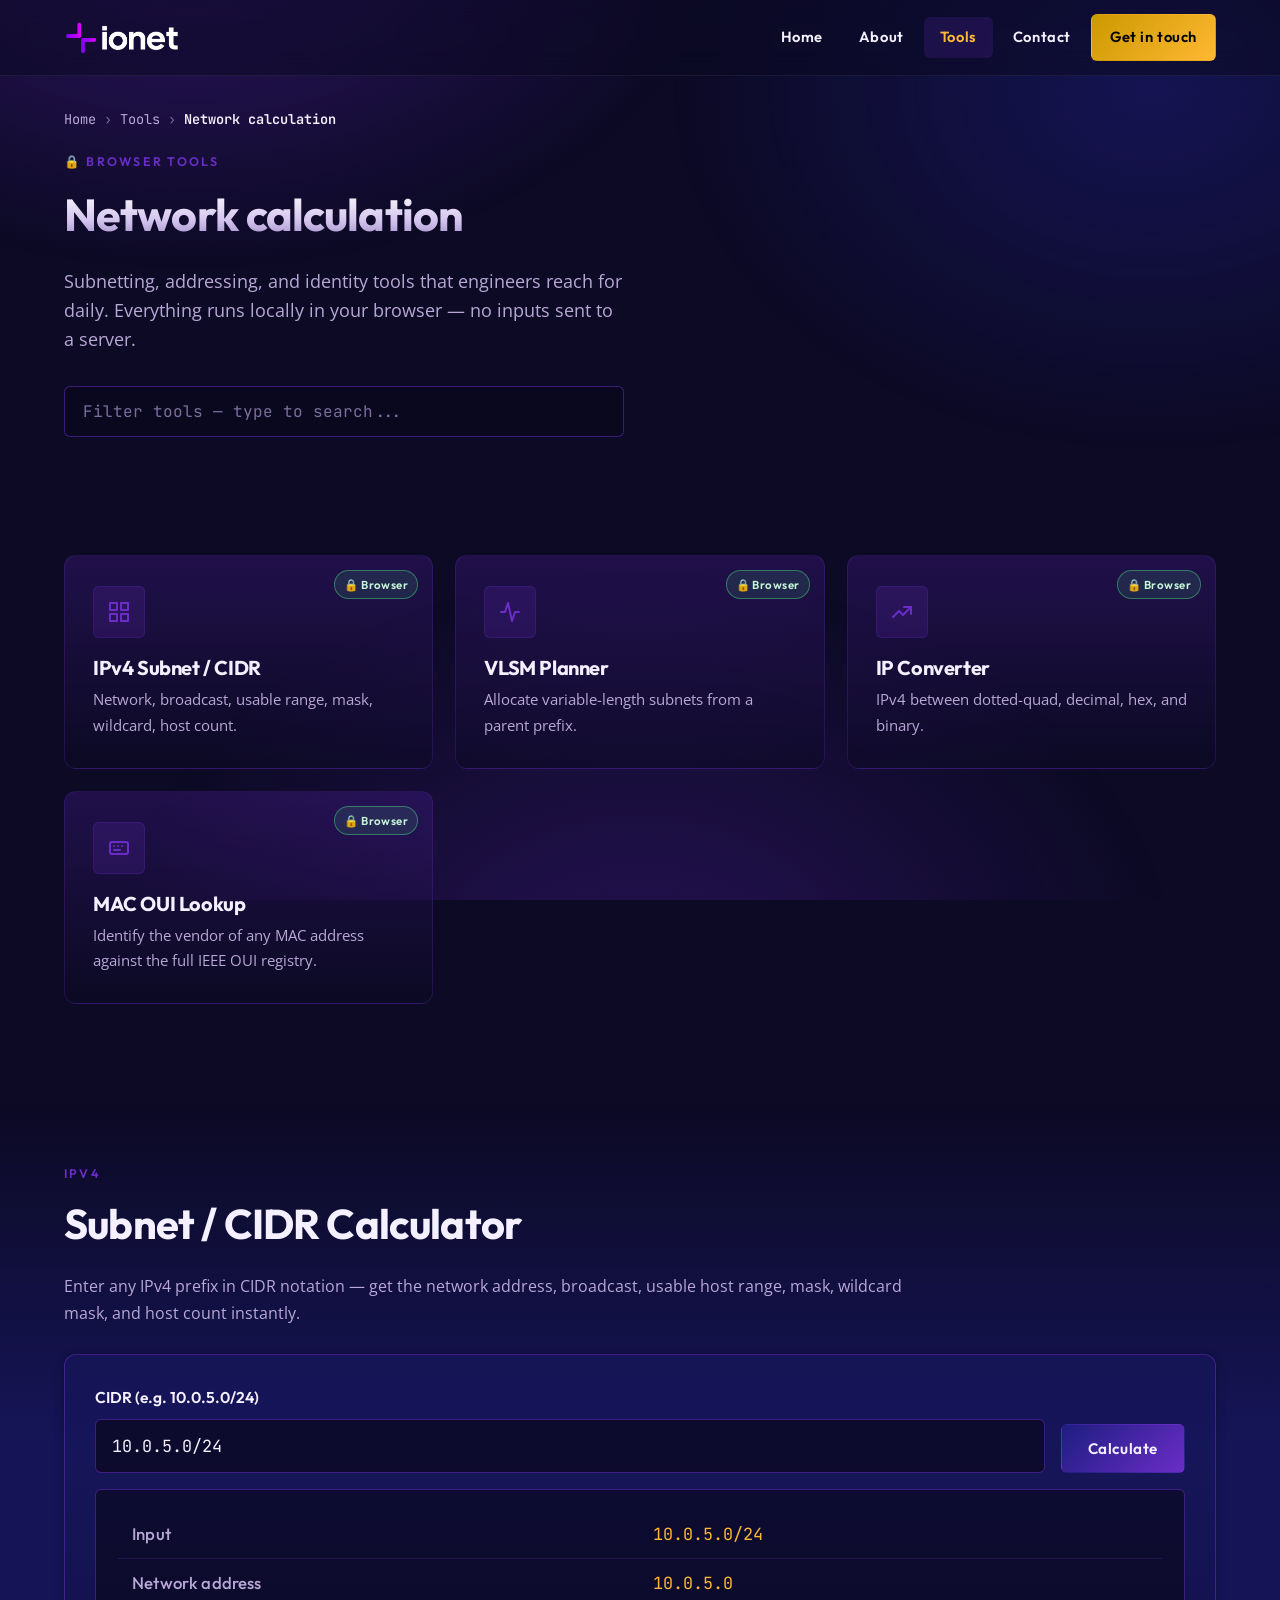
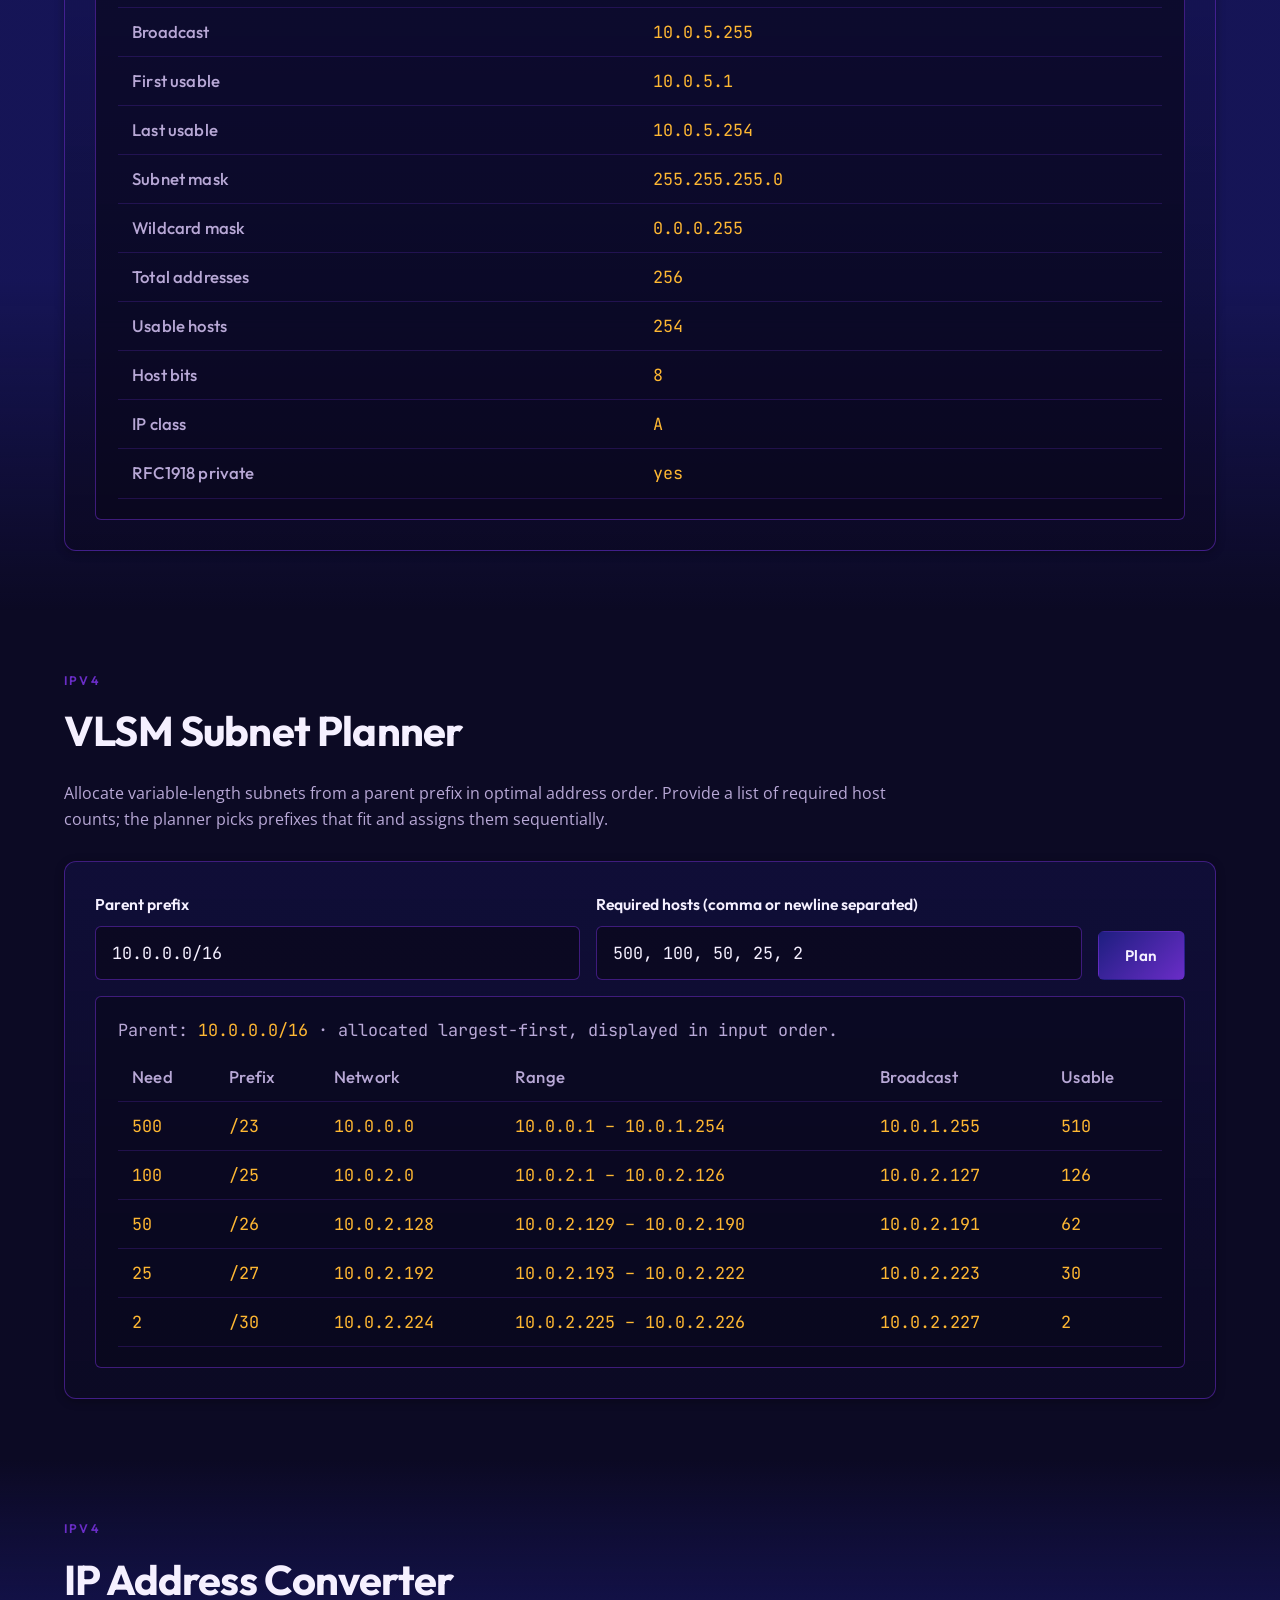
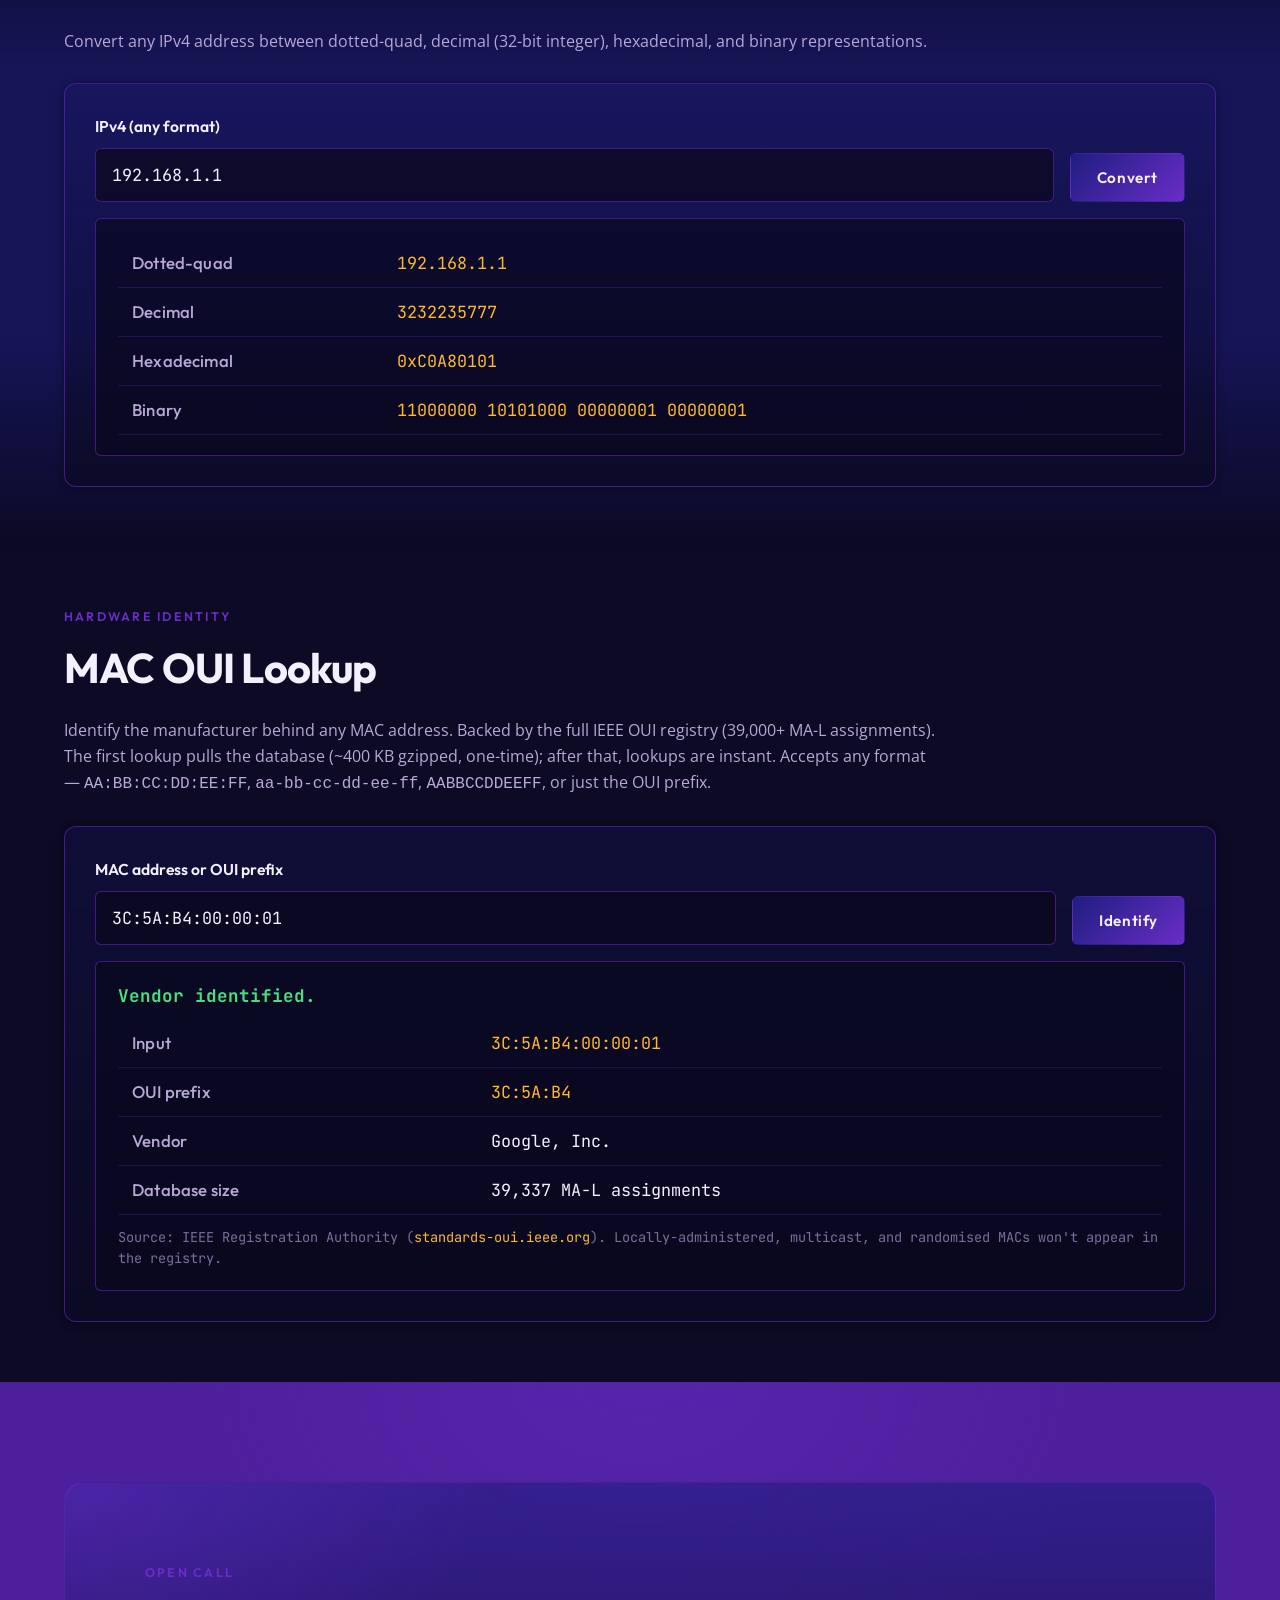
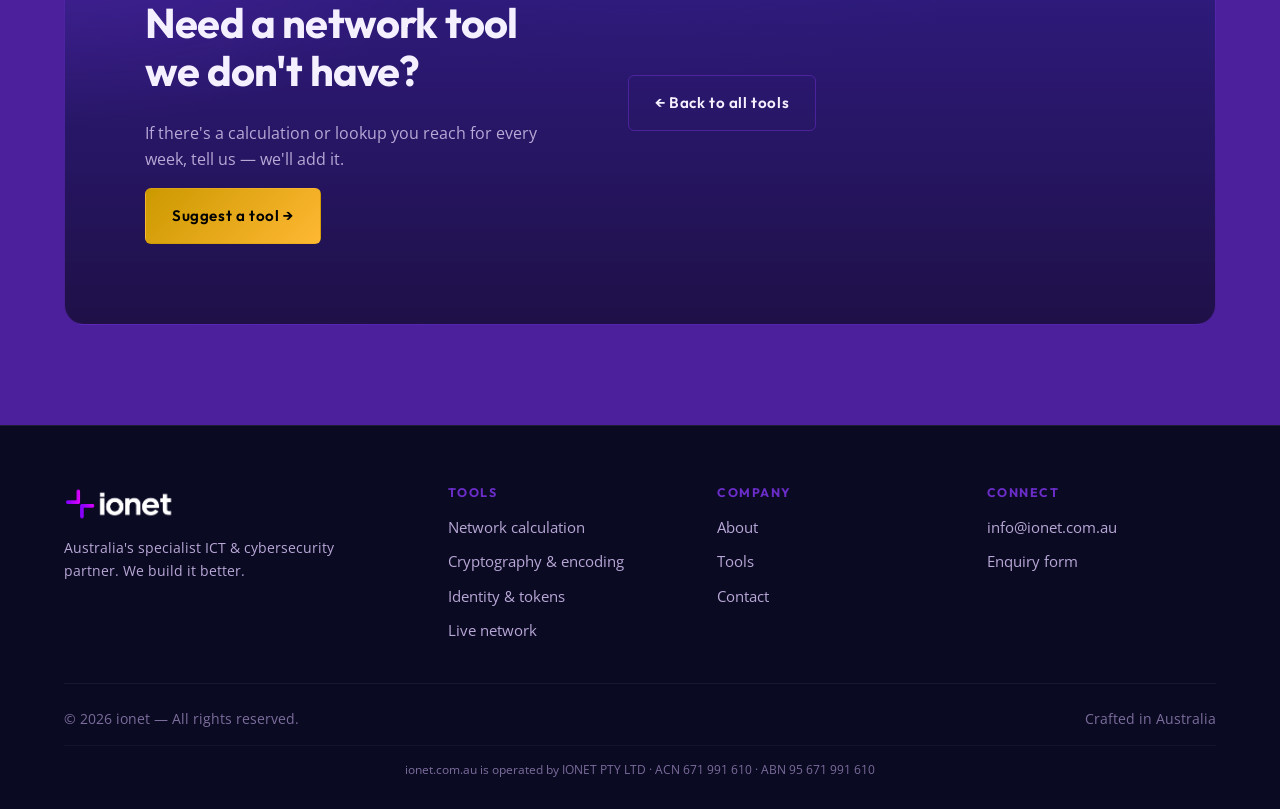
<file: tools/network.html>
<!DOCTYPE html>
<html lang="en-AU">
<head>
  <meta charset="UTF-8">
  <meta name="viewport" content="width=device-width, initial-scale=1.0">
  <meta name="theme-color" content="#0c0a24">

  <title>Network Calculation Tools — IPv4 Subnet, VLSM, MAC OUI · ionet</title>
  <meta name="description" content="Browser-based network engineering tools — IPv4 subnet/CIDR calculator, VLSM planner, IP converter, MAC OUI lookup against the full IEEE registry.">
  <meta name="keywords" content="subnet calculator, CIDR calculator, VLSM planner, IPv4 calculator, IP converter, MAC OUI lookup, IEEE OUI registry, network engineer tools, online subnet tool">
  <link rel="canonical" href="https://ionet.com.au/tools/network.html">

  <meta property="og:type" content="website">
  <meta property="og:url" content="https://ionet.com.au/tools/network.html">
  <meta property="og:title" content="Network Calculation Tools — ionet">
  <meta property="og:description" content="Subnet/CIDR · VLSM planner · IP converter · MAC OUI lookup · What is my IP. Free, instant, browser-based.">
  <meta property="og:image" content="https://ionet.com.au/assets/og/og-image.png">
  <meta name="twitter:card" content="summary_large_image">
  <meta name="twitter:title" content="Network Calculation Tools — ionet">
  <meta name="twitter:description" content="Subnet, VLSM, IP convert, MAC OUI, What is my IP. Free, instant, no signup.">
  <meta name="twitter:image" content="https://ionet.com.au/assets/og/og-image.png">

  <link rel="icon" type="image/png" href="/assets/logo/logo-mark.png">
  <link rel="icon" type="image/png" sizes="32x32" href="/assets/logo/favicon-32.png">
  <link rel="icon" type="image/png" sizes="16x16" href="/assets/logo/favicon-16.png">
  <link rel="apple-touch-icon" sizes="180x180" href="/assets/logo/apple-touch-icon.png">
  <link rel="manifest" href="/site.webmanifest">

  <link rel="preconnect" href="https://fonts.googleapis.com">
  <link rel="preconnect" href="https://fonts.gstatic.com" crossorigin>
  <link rel="stylesheet" href="https://fonts.googleapis.com/css2?family=Outfit:wght@400;500;600;700;800;900&family=Open+Sans:wght@400;500;600&family=JetBrains+Mono:wght@400;500;600&display=swap">
  <link rel="stylesheet" href="/css/style.css?v=5d4da2d1">

  <script type="application/ld+json">
  {
    "@context": "https://schema.org",
    "@type": "BreadcrumbList",
    "itemListElement": [
      { "@type": "ListItem", "position": 1, "name": "Home",  "item": "https://ionet.com.au/" },
      { "@type": "ListItem", "position": 2, "name": "Tools", "item": "https://ionet.com.au/tools.html" },
      { "@type": "ListItem", "position": 3, "name": "Network calculation", "item": "https://ionet.com.au/tools/network.html" }
    ]
  }
  </script>

  <script type="application/ld+json">
  {
    "@context": "https://schema.org",
    "@type": "ItemList",
    "name": "ionet network-calculation tools",
    "itemListElement": [
      { "@type": "SoftwareApplication", "position": 1, "name": "IPv4 Subnet / CIDR Calculator",
        "applicationCategory": "NetworkApplication", "operatingSystem": "Web Browser",
        "offers": { "@type": "Offer", "price": "0", "priceCurrency": "AUD" },
        "url": "https://ionet.com.au/tools/network.html#subnet-calculator" },
      { "@type": "SoftwareApplication", "position": 2, "name": "VLSM Subnet Planner",
        "applicationCategory": "NetworkApplication", "operatingSystem": "Web Browser",
        "offers": { "@type": "Offer", "price": "0", "priceCurrency": "AUD" },
        "url": "https://ionet.com.au/tools/network.html#vlsm-planner" },
      { "@type": "SoftwareApplication", "position": 3, "name": "IPv4 Address Converter",
        "applicationCategory": "NetworkApplication", "operatingSystem": "Web Browser",
        "offers": { "@type": "Offer", "price": "0", "priceCurrency": "AUD" },
        "url": "https://ionet.com.au/tools/network.html#ip-converter" },
      { "@type": "SoftwareApplication", "position": 4, "name": "MAC OUI Lookup",
        "applicationCategory": "NetworkApplication", "operatingSystem": "Web Browser",
        "offers": { "@type": "Offer", "price": "0", "priceCurrency": "AUD" },
        "url": "https://ionet.com.au/tools/network.html#mac-oui" }
    ]
  }
  </script>
</head>
<body>

  <header class="site-header" id="siteHeader">
    <div class="container nav">
      <a class="nav-brand" href="/" aria-label="ionet home"><img src="/assets/logo/logo.png" alt="ionet"></a>
      <nav>
        <ul class="nav-links" id="navLinks">
          <li><a href="/">Home</a></li>
          <li><a href="/about.html">About</a></li>
          <li><a href="/tools.html" class="active">Tools</a></li>
          <li><a href="/contact.html">Contact</a></li>
          <li><a href="/contact.html" class="btn btn-primary" style="padding:10px 18px">Get in touch</a></li>
        </ul>
      </nav>
      <button class="nav-toggle" id="navToggle" aria-label="Toggle navigation" aria-expanded="false">☰</button>
    </div>
  </header>

  <main id="top">

    <section class="cat-hero">
      <div class="container">
        <nav class="breadcrumbs reveal" aria-label="Breadcrumb">
          <a href="/">Home</a><span class="bc-sep">›</span>
          <a href="/tools.html">Tools</a><span class="bc-sep">›</span>
          <span aria-current="page">Network calculation</span>
        </nav>
        <div class="reveal" style="max-width:880px;">
          <p class="eyebrow">🔒 Browser tools</p>
          <h1>Network calculation</h1>
          <p class="hero-lead">Subnetting, addressing, and identity tools that engineers reach for daily. Everything runs locally in your browser — no inputs sent to a server.</p>
        </div>
        <div class="reveal" style="margin-top:24px;max-width:560px;">
          <input class="tool-search" type="search" placeholder="Filter tools — type to search..." aria-label="Filter tools">
        </div>
      </div>
    </section>

    <section id="tool-grid">
      <div class="container">
        <div class="services-grid">
          <a class="service tool-card reveal" href="#subnet-calculator">
            <span class="prov-badge prov-badge--browser">🔒 Browser</span>
            <div class="icon" aria-hidden="true"><svg width="24" height="24" viewBox="0 0 24 24" fill="none" stroke="currentColor" stroke-width="2" stroke-linecap="round" stroke-linejoin="round"><rect x="3" y="3" width="7" height="7"/><rect x="14" y="3" width="7" height="7"/><rect x="3" y="14" width="7" height="7"/><rect x="14" y="14" width="7" height="7"/></svg></div>
            <h3>IPv4 Subnet / CIDR</h3>
            <p>Network, broadcast, usable range, mask, wildcard, host count.</p>
          </a>
          <a class="service tool-card reveal" href="#vlsm-planner">
            <span class="prov-badge prov-badge--browser">🔒 Browser</span>
            <div class="icon" aria-hidden="true"><svg width="24" height="24" viewBox="0 0 24 24" fill="none" stroke="currentColor" stroke-width="2" stroke-linecap="round" stroke-linejoin="round"><path d="M3 12h4l3-9 4 18 3-9h4"/></svg></div>
            <h3>VLSM Planner</h3>
            <p>Allocate variable-length subnets from a parent prefix.</p>
          </a>
          <a class="service tool-card reveal" href="#ip-converter">
            <span class="prov-badge prov-badge--browser">🔒 Browser</span>
            <div class="icon" aria-hidden="true"><svg width="24" height="24" viewBox="0 0 24 24" fill="none" stroke="currentColor" stroke-width="2" stroke-linecap="round" stroke-linejoin="round"><path d="M3 17l6-6 4 4 8-8"/><polyline points="14 7 21 7 21 14"/></svg></div>
            <h3>IP Converter</h3>
            <p>IPv4 between dotted-quad, decimal, hex, and binary.</p>
          </a>
          <a class="service tool-card reveal" href="#mac-oui">
            <span class="prov-badge prov-badge--browser">🔒 Browser</span>
            <div class="icon" aria-hidden="true"><svg width="24" height="24" viewBox="0 0 24 24" fill="none" stroke="currentColor" stroke-width="2" stroke-linecap="round" stroke-linejoin="round"><rect x="3" y="6" width="18" height="12" rx="2"/><path d="M7 10h.01M11 10h.01M15 10h.01M7 14h6"/></svg></div>
            <h3>MAC OUI Lookup</h3>
            <p>Identify the vendor of any MAC address against the full IEEE OUI registry.</p>
          </a>
        </div>
      </div>
    </section>

    <section id="subnet-calculator" class="bg-purple tool-section">
      <div class="container">
        <div class="reveal" style="max-width:880px;">
          <p class="eyebrow">IPv4</p>
          <h2>Subnet / CIDR Calculator</h2>
          <p>Enter any IPv4 prefix in CIDR notation — get the network address, broadcast, usable host range, mask, wildcard mask, and host count instantly.</p>
        </div>
        <div class="tool reveal">
          <div class="tool-row">
            <label class="tool-field">
              <span>CIDR (e.g. 10.0.5.0/24)</span>
              <input id="sn-input" type="text" autocomplete="off" spellcheck="false" placeholder="192.168.10.0/26" value="10.0.5.0/24">
            </label>
            <button id="sn-go" class="btn btn-secondary" type="button">Calculate</button>
          </div>
          <div class="tool-out" id="sn-out" aria-live="polite"></div>
        </div>
      </div>
    </section>

    <section id="vlsm-planner" class="tool-section">
      <div class="container">
        <div class="reveal" style="max-width:880px;">
          <p class="eyebrow">IPv4</p>
          <h2>VLSM Subnet Planner</h2>
          <p>Allocate variable-length subnets from a parent prefix in optimal address order. Provide a list of required host counts; the planner picks prefixes that fit and assigns them sequentially.</p>
        </div>
        <div class="tool reveal">
          <div class="tool-row">
            <label class="tool-field">
              <span>Parent prefix</span>
              <input id="vl-base" type="text" autocomplete="off" spellcheck="false" value="10.0.0.0/16">
            </label>
            <label class="tool-field">
              <span>Required hosts (comma or newline separated)</span>
              <input id="vl-needs" type="text" autocomplete="off" spellcheck="false" value="500, 100, 50, 25, 2">
            </label>
            <button id="vl-go" class="btn btn-secondary" type="button">Plan</button>
          </div>
          <div class="tool-out" id="vl-out" aria-live="polite"></div>
        </div>
      </div>
    </section>

    <section id="ip-converter" class="bg-purple tool-section">
      <div class="container">
        <div class="reveal" style="max-width:880px;">
          <p class="eyebrow">IPv4</p>
          <h2>IP Address Converter</h2>
          <p>Convert any IPv4 address between dotted-quad, decimal (32-bit integer), hexadecimal, and binary representations.</p>
        </div>
        <div class="tool reveal">
          <div class="tool-row">
            <label class="tool-field">
              <span>IPv4 (any format)</span>
              <input id="ip-input" type="text" autocomplete="off" spellcheck="false" placeholder="192.168.1.1, 3232235777, 0xC0A80101, or binary" value="192.168.1.1">
            </label>
            <button id="ip-go" class="btn btn-secondary" type="button">Convert</button>
          </div>
          <div class="tool-out" id="ip-out" aria-live="polite"></div>
        </div>
      </div>
    </section>

    <section id="mac-oui" class="tool-section">
      <div class="container">
        <div class="reveal" style="max-width:880px;">
          <p class="eyebrow">Hardware identity</p>
          <h2>MAC OUI Lookup</h2>
          <p>
            Identify the manufacturer behind any MAC address. Backed by the full IEEE OUI registry
            (39,000+ MA-L assignments). The first lookup pulls the database (~400 KB gzipped, one-time);
            after that, lookups are instant. Accepts any format — <code>AA:BB:CC:DD:EE:FF</code>,
            <code>aa-bb-cc-dd-ee-ff</code>, <code>AABBCCDDEEFF</code>, or just the OUI prefix.
          </p>
        </div>
        <div class="tool reveal">
          <div class="tool-row">
            <label class="tool-field">
              <span>MAC address or OUI prefix</span>
              <input id="oui-input" type="text" autocomplete="off" spellcheck="false" placeholder="00:1A:2B:3C:4D:5E or 001A2B" value="3C:5A:B4:00:00:01">
            </label>
            <button id="oui-go" class="btn btn-secondary" type="button">Identify</button>
          </div>
          <div class="tool-out" id="oui-out" aria-live="polite"></div>
        </div>
      </div>
    </section>

    <section id="cta" class="bg-purple-strong">
      <div class="container">
        <div class="philosophy reveal">
          <div>
            <p class="eyebrow">Open call</p>
            <h2>Need a network tool we don't have?</h2>
            <p>If there's a calculation or lookup you reach for every week, tell us — we'll add it.</p>
            <a href="/contact.html" class="btn btn-primary">Suggest a tool →</a>
          </div>
          <div>
            <a href="/tools.html" class="btn btn-ghost">← Back to all tools</a>
          </div>
        </div>
      </div>
    </section>

  </main>

  <footer class="site-footer">
    <div class="container">
      <div class="footer-grid">
        <div class="footer-brand">
          <img src="/assets/logo/logo.png" alt="ionet">
          <p>Australia's specialist ICT &amp; cybersecurity partner. We build it better.</p>
        </div>
        <div class="footer-col">
          <h4>Tools</h4>
          <ul>
            <li><a href="/tools/network.html">Network calculation</a></li>
            <li><a href="/tools/crypto.html">Cryptography &amp; encoding</a></li>
            <li><a href="/tools/identity.html">Identity &amp; tokens</a></li>
            <li><a href="/tools/live.html">Live network</a></li>
          </ul>
        </div>
        <div class="footer-col">
          <h4>Company</h4>
          <ul>
            <li><a href="/about.html">About</a></li>
            <li><a href="/tools.html">Tools</a></li>
            <li><a href="/contact.html">Contact</a></li>
          </ul>
        </div>
        <div class="footer-col">
          <h4>Connect</h4>
          <ul>
            <li><a href="mailto:info@ionet.com.au">info@ionet.com.au</a></li>
            <li><a href="/contact.html">Enquiry form</a></li>
          </ul>
        </div>
      </div>
      <div class="footer-bottom">
        <span>© <span id="year"></span> ionet — All rights reserved.</span>
        <span>Crafted in Australia</span>
      </div>
      <div class="footer-legal">
        ionet.com.au is operated by IONET PTY LTD · ACN 671 991 610 · ABN 95 671 991 610
      </div>
    </div>
  </footer>

  <script src="/js/main.js?v=5d4da2d1"></script>
  <script src="/js/tools.js?v=5d4da2d1"></script>
  <script>
    (function(){
      var input=document.querySelector('.tool-search');
      if(!input)return;
      var cards=document.querySelectorAll('.tool-card');
      input.addEventListener('input',function(){
        var q=input.value.toLowerCase().trim();
        cards.forEach(function(c){
          var t=c.querySelector('h3').textContent.toLowerCase();
          var d=c.querySelector('p').textContent.toLowerCase();
          c.style.display=(!q||t.indexOf(q)!==-1||d.indexOf(q)!==-1)?'':'none';
        });
      });
    })();
  </script>
</body>
</html>
</file>
<file: css/style.css>
/* ================================================================
   ionet — Design Tokens
   Built from the official ionet brand palette.
     Logo:    pink #CC00FF, purple #8900FF, grey #3C4049
     Docs:    purple #4c1f9c (flat), dark blue #1e1e80, orange #cc9900
              + gradient #1e1e80 → #4c1f9c
   Orange is reserved for CTA buttons & key accents only.
   ================================================================ */
:root {
  --bg: #0c0a24;             /* deep ink derived from brand dark blue/purple */
  --bg-elev: #15123a;
  --surface: #1e1e80;        /* brand dark blue (used as section backing) */
  --surface-2: #4c1f9c;      /* brand flat purple */
  --surface-3: #5e2ab8;      /* slightly lighter for hover/highlight */

  --primary: #4c1f9c;        /* brand flat purple */
  --primary-2: #1e1e80;      /* brand dark blue */
  --primary-3: #6a2dc7;      /* lighter brand purple */

  --logo-pink: #CC00FF;
  --logo-purple: #8900FF;

  --accent: #cc9900;         /* brand orange */
  --accent-2: #ffb833;

  --brand-grey: #3C4049;

  --border: rgba(106, 45, 199, 0.25);
  --border-strong: rgba(106, 45, 199, 0.55);

  --text: #f5f0ff;
  --text-muted: #b8a8d6;
  --text-dim: #7c6e9c;

  --radius-sm: 6px;
  --radius: 12px;
  --radius-lg: 20px;

  --shadow-sm: 0 2px 10px rgba(0, 0, 0, 0.3);
  --shadow: 0 8px 30px rgba(0, 0, 0, 0.5);
  --shadow-glow: 0 0 40px rgba(106, 45, 199, 0.5);
  --shadow-glow-pink: 0 0 40px rgba(204, 0, 255, 0.35);
  --shadow-glow-gold: 0 0 30px rgba(204, 153, 0, 0.4);

  --font-heading: "Outfit", "Inter", "Helvetica", "Arial", sans-serif;
  --font-body: "Open Sans", "Arial", sans-serif;

  --container: 1200px;
  --header-h: 76px;
}

/* ================================================================
   Reset & base
   ================================================================ */
*, *::before, *::after { box-sizing: border-box; }
html { scroll-behavior: smooth; }
body {
  margin: 0;
  font-family: var(--font-body);
  font-size: 16px;
  line-height: 1.65;
  color: var(--text);
  background: var(--bg);
  -webkit-font-smoothing: antialiased;
  overflow-x: hidden;
}
img { max-width: 100%; display: block; }
a { color: var(--accent-2); text-decoration: none; transition: color .2s ease; }
a:hover { color: var(--accent); }
h1, h2, h3, h4 {
  font-family: var(--font-heading);
  font-weight: 700;
  letter-spacing: -0.02em;
  line-height: 1.15;
  margin: 0 0 0.6em;
}
h1 { font-size: clamp(2.4rem, 5vw, 3.6rem); }
h2 { font-size: clamp(1.9rem, 3.5vw, 2.6rem); }
h3 { font-size: 1.25rem; }
p  { margin: 0 0 1em; color: var(--text-muted); }
.eyebrow {
  font-family: var(--font-heading);
  text-transform: uppercase;
  letter-spacing: 0.18em;
  font-size: 0.78rem;
  font-weight: 600;
  color: var(--primary-3);
  margin-bottom: 1rem;
}
.container { max-width: var(--container); margin: 0 auto; padding: 0 24px; }

/* Backdrop ambience — dominant purple radial glow */
body::before {
  content: "";
  position: fixed;
  inset: 0;
  background:
    radial-gradient(900px 600px at 15% -10%, rgba(76, 31, 156, 0.55), transparent 60%),
    radial-gradient(800px 600px at 90% 10%, rgba(30, 30, 128, 0.5), transparent 60%),
    radial-gradient(900px 700px at 50% 110%, rgba(76, 31, 156, 0.4), transparent 60%);
  pointer-events: none;
  z-index: 0;
}

/* ================================================================
   Header
   ================================================================ */
.site-header {
  position: fixed;
  top: 0; left: 0; right: 0;
  height: var(--header-h);
  z-index: 50;
  display: flex;
  align-items: center;
  background: rgba(12, 10, 36, 0.55);
  backdrop-filter: blur(14px);
  -webkit-backdrop-filter: blur(14px);
  border-bottom: 1px solid rgba(245, 240, 255, 0.06);
  transition: background .25s ease, border-color .25s ease;
}
.site-header.scrolled {
  background: rgba(12, 10, 36, 0.88);
  border-bottom-color: var(--border);
}
.nav {
  width: 100%;
  display: flex;
  align-items: center;
  justify-content: space-between;
  gap: 24px;
}
.nav-brand img { height: 38px; width: auto; }
.nav-links {
  display: flex;
  list-style: none;
  gap: 4px;
  margin: 0;
  padding: 0;
  align-items: center;
}
.nav-links a {
  display: inline-block;
  padding: 8px 16px;
  color: var(--text);
  font-family: var(--font-heading);
  font-weight: 600;
  font-size: 0.92rem;
  letter-spacing: 0.04em;
  border-radius: var(--radius-sm);
  transition: color .2s ease, background .2s ease;
}
.nav-links a:hover, .nav-links a.active {
  color: var(--accent-2);
  background: rgba(106, 45, 199, 0.18);
}
/* The "Get in touch" button in the nav uses .btn-primary, but .nav-links a
   has higher specificity than .btn-primary — restore black text on the gold
   button explicitly. */
.nav-links a.btn-primary,
.nav-links a.btn-primary:hover { color: #000; background: linear-gradient(135deg, var(--accent), var(--accent-2)); }
.nav-toggle {
  display: none;
  background: transparent;
  border: 1px solid var(--border);
  color: var(--text);
  width: 42px; height: 42px;
  border-radius: var(--radius-sm);
  cursor: pointer;
  font-size: 1.2rem;
}

/* ================================================================
   Buttons
   ================================================================ */
.btn {
  display: inline-flex;
  align-items: center;
  gap: 8px;
  padding: 14px 26px;
  font-family: var(--font-heading);
  font-weight: 600;
  font-size: 0.95rem;
  letter-spacing: 0.04em;
  border-radius: var(--radius-sm);
  border: 1px solid transparent;
  cursor: pointer;
  text-decoration: none;
  transition: transform .15s ease, box-shadow .25s ease, background .25s ease, color .25s ease;
}
.btn-primary {
  background: linear-gradient(135deg, var(--accent), var(--accent-2));
  color: #000;
}
.btn-primary:hover {
  transform: translateY(-2px);
  box-shadow: var(--shadow-glow-gold);
  color: #000;
}
.btn-secondary {
  background: linear-gradient(135deg, var(--primary-2), var(--primary-3));
  color: var(--text);
}
.btn-secondary:hover {
  transform: translateY(-2px);
  box-shadow: var(--shadow-glow);
  color: var(--text);
}
.btn-ghost {
  background: transparent;
  color: var(--text);
  border-color: var(--border-strong);
}
.btn-ghost:hover {
  background: rgba(106, 45, 199, 0.15);
  color: var(--text);
  border-color: var(--primary-3);
}

/* ================================================================
   Hero
   ================================================================ */
.hero {
  position: relative;
  min-height: 100vh;
  padding-top: calc(var(--header-h) + 40px);
  display: flex;
  align-items: center;
  overflow: hidden;
  z-index: 1;
}
.hero-grid {
  display: grid;
  grid-template-columns: 1.1fr 1fr;
  gap: 60px;
  align-items: center;
}
.hero-copy h1 {
  background: linear-gradient(180deg, #ffffff 0%, #d4c5ee 60%, #9b88c4 100%);
  -webkit-background-clip: text;
  background-clip: text;
  color: transparent;
}
.hero-copy h1 .accent {
  background: linear-gradient(135deg, var(--logo-pink), var(--logo-purple));
  -webkit-background-clip: text;
  background-clip: text;
  color: transparent;
}
.hero-lead {
  font-size: 1.1rem;
  color: var(--text-muted);
  max-width: 560px;
  margin-bottom: 2rem;
}
.hero-actions { display: flex; gap: 14px; flex-wrap: wrap; }
.hero-stats {
  display: flex;
  gap: 36px;
  margin-top: 3rem;
  flex-wrap: wrap;
}
.hero-stats .stat {
  border-left: 2px solid var(--primary-3);
  padding-left: 14px;
}
.hero-stats .stat strong {
  display: block;
  font-family: var(--font-heading);
  font-size: 1.6rem;
  color: var(--text);
  font-weight: 700;
}
.hero-stats .stat span { font-size: 0.85rem; color: var(--text-muted); }

/* Earth visual */
.earth-stage {
  position: relative;
  aspect-ratio: 1 / 1;
  width: 100%;
  max-width: 560px;
  margin-left: auto;
}
.earth-stage canvas {
  width: 100% !important;
  height: 100% !important;
  display: block;
}
.earth-stage::before {
  content: "";
  position: absolute;
  inset: 8%;
  border-radius: 50%;
  background: radial-gradient(circle at 50% 50%, rgba(106, 45, 199, 0.35), transparent 60%);
  filter: blur(20px);
  z-index: 0;
}
.earth-orbit {
  position: absolute;
  inset: 0;
  border-radius: 50%;
  border: 1px dashed rgba(106, 45, 199, 0.45);
  animation: spin 60s linear infinite;
  pointer-events: none;
}
.earth-orbit.inner { inset: 12%; animation-duration: 90s; animation-direction: reverse; }
@keyframes spin { to { transform: rotate(360deg); } }

/* ================================================================
   Sections
   ================================================================ */
section { position: relative; z-index: 1; padding: 100px 0; }
.section-head {
  text-align: center;
  max-width: 760px;
  margin: 0 auto 60px;
}
.section-head .eyebrow { display: inline-block; }
.section-head p { font-size: 1.05rem; }

/* Section variants */
.bg-purple {
  background:
    linear-gradient(180deg, transparent, rgba(30, 30, 128, 0.55) 30%, rgba(30, 30, 128, 0.55) 70%, transparent);
}
.bg-purple-strong {
  background:
    radial-gradient(800px 500px at 50% 0%, rgba(106, 45, 199, 0.35), transparent 60%),
    linear-gradient(180deg, var(--primary), var(--surface-2));
}

/* About */
.about-grid {
  display: grid;
  grid-template-columns: 1fr 1fr;
  gap: 60px;
  align-items: center;
}
.about-points {
  list-style: none;
  margin: 1.5rem 0 0;
  padding: 0;
  display: grid;
  gap: 14px;
}
.about-points li {
  position: relative;
  padding-left: 32px;
  color: var(--text);
}
.about-points li::before {
  content: "";
  position: absolute;
  left: 0; top: 8px;
  width: 18px; height: 18px;
  border-radius: 50%;
  background: linear-gradient(135deg, var(--primary-2), var(--primary-3));
  box-shadow: 0 0 12px rgba(106, 45, 199, 0.6);
}
.about-points li::after {
  content: "✓";
  position: absolute;
  left: 4px; top: 6px;
  color: var(--text);
  font-size: 12px;
  font-weight: 800;
}

/* About page hero */
.page-hero {
  padding-top: calc(var(--header-h) + 80px);
  padding-bottom: 80px;
  text-align: center;
  position: relative;
  z-index: 1;
}
.page-hero h1 {
  background: linear-gradient(180deg, #ffffff 0%, #d4c5ee 100%);
  -webkit-background-clip: text;
  background-clip: text;
  color: transparent;
}
.page-hero p { max-width: 720px; margin: 0 auto; font-size: 1.1rem; }

/* Stats trio (used on About) */
.stat-trio {
  display: grid;
  grid-template-columns: repeat(3, 1fr);
  gap: 22px;
}
.stat-card {
  padding: 36px 28px;
  text-align: center;
  border: 1px solid var(--border);
  border-radius: var(--radius);
  background: linear-gradient(180deg, rgba(76, 31, 156, 0.35), rgba(12, 10, 36, 0.5));
}
.stat-card .num {
  font-family: var(--font-heading);
  font-weight: 800;
  font-size: 2.4rem;
  background: linear-gradient(135deg, var(--primary-3), var(--text));
  -webkit-background-clip: text;
  background-clip: text;
  color: transparent;
  line-height: 1;
  margin-bottom: 12px;
}
.stat-card .label {
  text-transform: uppercase;
  letter-spacing: 0.16em;
  font-size: 0.78rem;
  color: var(--text-muted);
  font-family: var(--font-heading);
  font-weight: 600;
}

/* Services */
.services-grid {
  display: grid;
  grid-template-columns: repeat(3, 1fr);
  gap: 22px;
}
.service {
  position: relative;
  padding: 30px 28px;
  border: 1px solid var(--border);
  border-radius: var(--radius);
  background: linear-gradient(180deg, rgba(76, 31, 156, 0.32), rgba(12, 10, 36, 0.55));
  transition: transform .25s ease, border-color .25s ease, box-shadow .3s ease;
  overflow: hidden;
}
.service::before {
  content: "";
  position: absolute;
  inset: 0;
  background: radial-gradient(400px 200px at var(--mx, 50%) var(--my, 0%), rgba(106, 45, 199, 0.25), transparent 60%);
  opacity: 0;
  transition: opacity .3s ease;
  pointer-events: none;
}
.service:hover {
  transform: translateY(-4px);
  border-color: var(--border-strong);
  box-shadow: var(--shadow);
}
.service:hover::before { opacity: 1; }
.service .icon {
  width: 52px; height: 52px;
  display: grid; place-items: center;
  border-radius: var(--radius-sm);
  background: rgba(106, 45, 199, 0.18);
  border: 1px solid var(--border);
  color: var(--primary-3);
  margin-bottom: 18px;
}
.service h3 { color: var(--text); margin-bottom: 8px; }
.service p { font-size: 0.95rem; margin: 0; }

/* ================================================================
   Australia map section
   ================================================================ */
.australia-grid {
  display: grid;
  grid-template-columns: 1fr 1fr;
  gap: 60px;
  align-items: center;
}
.australia-grid p strong { color: var(--text); }
.australia-stage {
  position: relative;
  width: 100%;
  max-width: 540px;
  margin: 0 auto;
  aspect-ratio: 5 / 4;
  border-radius: var(--radius-lg);
  background:
    radial-gradient(600px 400px at 50% 50%, rgba(76, 31, 156, 0.4), transparent 65%),
    linear-gradient(180deg, rgba(30, 30, 128, 0.35), rgba(12, 10, 36, 0.6));
  border: 1px solid var(--border);
  padding: 28px;
  overflow: hidden;
}

/* ================================================================
   Feature deep-dive (cybersecurity / automation / ICN)
   ================================================================ */
.feature-split {
  display: grid;
  grid-template-columns: 1fr 1fr;
  gap: 60px;
  align-items: start;
}
.feature-split.reverse > :first-child { order: 2; }
.feature-split.reverse > :last-child { order: 1; }
.capability-list {
  list-style: none;
  margin: 0;
  padding: 0;
  display: grid;
  gap: 12px;
}
.capability-list li {
  position: relative;
  padding: 14px 18px 14px 44px;
  border: 1px solid var(--border);
  border-radius: var(--radius-sm);
  background: linear-gradient(180deg, rgba(76, 31, 156, 0.18), rgba(12, 10, 36, 0.4));
  color: var(--text-muted);
  font-size: 0.94rem;
  line-height: 1.5;
}
.capability-list li strong { color: var(--text); display: inline-block; margin-right: 4px; }
.capability-list li::before {
  content: "";
  position: absolute;
  left: 14px; top: 50%;
  width: 16px; height: 16px;
  margin-top: -8px;
  border-radius: 50%;
  background: linear-gradient(135deg, var(--logo-pink), var(--logo-purple));
  box-shadow: 0 0 10px rgba(204, 0, 255, 0.4);
}
.capability-list li::after {
  content: "";
  position: absolute;
  left: 18px; top: 50%;
  width: 7px; height: 4px;
  margin-top: -3px;
  border-left: 2px solid #ffffff;
  border-bottom: 2px solid #ffffff;
  transform: rotate(-45deg);
}

/* ================================================================
   Stat callout (toned-down, replaces the giant $55K banner)
   ================================================================ */
.stat-callout {
  display: grid;
  grid-template-columns: 1fr auto;
  gap: 32px;
  align-items: center;
  padding: 28px 36px;
  border: 1px solid var(--border-strong);
  border-left: 3px solid var(--accent-2);
  border-radius: var(--radius);
  background: linear-gradient(135deg, rgba(76, 31, 156, 0.32), rgba(30, 30, 128, 0.32));
}

/* Philosophy */
.philosophy {
  display: grid;
  grid-template-columns: 1fr 1.2fr;
  gap: 60px;
  align-items: center;
  padding: 80px;
  border: 1px solid var(--border-strong);
  border-radius: var(--radius-lg);
  background:
    radial-gradient(700px 400px at 0% 0%, rgba(106, 45, 199, 0.45), transparent 60%),
    linear-gradient(180deg, rgba(30, 30, 128, 0.55), rgba(12, 10, 36, 0.7));
}
.philosophy h2 { margin-bottom: 0.6em; }
.philosophy blockquote {
  margin: 0;
  padding: 30px;
  border-left: 3px solid var(--primary-3);
  font-family: var(--font-heading);
  font-size: 1.25rem;
  line-height: 1.5;
  color: var(--text);
  font-weight: 500;
}

/* Contact */
.contact-grid {
  display: grid;
  grid-template-columns: 1fr 1fr;
  gap: 60px;
}
.contact-info p { margin-bottom: 1.2em; }
.contact-info .info-row {
  display: flex;
  align-items: center;
  gap: 14px;
  padding: 16px 18px;
  border: 1px solid var(--border);
  border-radius: var(--radius);
  margin-bottom: 14px;
  background: rgba(30, 30, 128, 0.35);
}
.contact-info .info-row .icon {
  width: 40px; height: 40px;
  display: grid; place-items: center;
  border-radius: var(--radius-sm);
  background: rgba(106, 45, 199, 0.22);
  color: var(--primary-3);
  flex-shrink: 0;
}
.contact-info .info-row strong { display: block; color: var(--text); font-size: 0.95rem; }
.contact-info .info-row span { color: var(--text-muted); font-size: 0.9rem; }
.reveal-phone {
  appearance: none;
  background: rgba(106, 45, 199, 0.18);
  border: 1px solid var(--border);
  color: var(--accent-2);
  padding: 4px 10px;
  border-radius: var(--radius-sm);
  font: inherit;
  font-size: 0.85rem;
  cursor: pointer;
  transition: background .2s ease, border-color .2s ease;
}
.reveal-phone:hover {
  background: rgba(106, 45, 199, 0.3);
  border-color: var(--border-strong);
}

form.contact-form {
  display: grid;
  gap: 14px;
  padding: 32px;
  border: 1px solid var(--border);
  border-radius: var(--radius);
  background: rgba(30, 30, 128, 0.4);
}
.form-row { display: grid; grid-template-columns: 1fr 1fr; gap: 14px; }
.form-field { display: grid; gap: 6px; }
.form-field label {
  font-family: var(--font-heading);
  font-size: 0.82rem;
  font-weight: 600;
  letter-spacing: 0.06em;
  text-transform: uppercase;
  color: var(--text-muted);
}
.form-field input, .form-field textarea {
  width: 100%;
  padding: 12px 14px;
  font-family: var(--font-body);
  font-size: 0.95rem;
  background: rgba(12, 10, 36, 0.7);
  color: var(--text);
  border: 1px solid var(--border);
  border-radius: var(--radius-sm);
  transition: border-color .2s ease, box-shadow .2s ease;
}
.form-field textarea { min-height: 130px; resize: vertical; }
.form-field input:focus, .form-field textarea:focus {
  outline: none;
  border-color: var(--primary-3);
  box-shadow: 0 0 0 3px rgba(106, 45, 199, 0.25);
}
.form-status {
  font-size: 0.9rem;
  color: var(--accent-2);
  min-height: 1.2em;
}

/* CTA strip */
.cta-strip {
  text-align: center;
  padding: 80px;
  border: 1px solid var(--border-strong);
  border-radius: var(--radius-lg);
  background:
    radial-gradient(800px 400px at 50% 0%, rgba(106, 45, 199, 0.45), transparent 70%),
    linear-gradient(180deg, var(--surface-2), var(--primary));
}
.cta-strip h2 { margin-bottom: 1rem; }
.cta-strip p { max-width: 600px; margin: 0 auto 2rem; font-size: 1.1rem; }

/* Footer */
.site-footer {
  position: relative;
  z-index: 1;
  padding: 60px 0 30px;
  border-top: 1px solid rgba(245, 240, 255, 0.08);
  background: rgba(12, 10, 36, 0.7);
}
.footer-grid {
  display: grid;
  grid-template-columns: 1.5fr 1fr 1fr 1fr;
  gap: 40px;
  margin-bottom: 40px;
}
.footer-brand img { height: 36px; margin-bottom: 14px; }
.footer-brand p { font-size: 0.9rem; max-width: 320px; }
.footer-col h4 {
  font-family: var(--font-heading);
  text-transform: uppercase;
  letter-spacing: 0.12em;
  font-size: 0.78rem;
  color: var(--primary-3);
  margin-bottom: 14px;
}
.footer-col ul { list-style: none; padding: 0; margin: 0; display: grid; gap: 8px; }
.footer-col a { color: var(--text-muted); font-size: 0.92rem; }
.footer-col a:hover { color: var(--text); }
.footer-bottom {
  padding-top: 24px;
  border-top: 1px solid rgba(245, 240, 255, 0.06);
  display: flex;
  justify-content: space-between;
  align-items: center;
  font-size: 0.85rem;
  color: var(--text-dim);
  flex-wrap: wrap;
  gap: 12px;
}
.footer-legal {
  margin-top: 14px;
  padding-top: 14px;
  border-top: 1px solid rgba(245, 240, 255, 0.04);
  text-align: center;
  font-size: 0.78rem;
  color: var(--text-dim);
  line-height: 1.6;
}
.footer-legal a { color: inherit; text-decoration: none; border-bottom: 1px dotted rgba(245, 240, 255, 0.2); }
.footer-legal a:hover { color: var(--text); }

/* Reveal animation */
.reveal {
  opacity: 0;
  transform: translateY(24px);
  transition: opacity .8s ease, transform .8s ease;
}
.reveal.visible { opacity: 1; transform: translateY(0); }

/* ================================================================
   Responsive
   ================================================================ */
@media (max-width: 960px) {
  .hero-grid, .about-grid, .philosophy, .contact-grid,
  .australia-grid, .feature-split,
  .stat-callout { grid-template-columns: 1fr; gap: 40px; }
  .feature-split.reverse > :first-child { order: 1; }
  .feature-split.reverse > :last-child { order: 2; }
  .stat-callout { gap: 20px; padding: 24px 26px; }
  .philosophy, .cta-strip { padding: 40px 28px; }
  .services-grid, .stat-trio { grid-template-columns: repeat(2, 1fr); }
  .footer-grid { grid-template-columns: 1fr 1fr; }
  .earth-stage { max-width: 420px; margin: 0 auto; }
  section { padding: 70px 0; }
}
@media (max-width: 640px) {
  .nav-toggle { display: grid; place-items: center; }
  .nav-links {
    position: absolute;
    top: var(--header-h);
    left: 0; right: 0;
    flex-direction: column;
    align-items: stretch;
    background: rgba(12, 10, 36, 0.95);
    backdrop-filter: blur(14px);
    border-bottom: 1px solid var(--border);
    padding: 12px;
    transform: translateY(-10px);
    opacity: 0;
    pointer-events: none;
    transition: opacity .2s ease, transform .2s ease;
  }
  .nav-links.open { transform: translateY(0); opacity: 1; pointer-events: auto; }
  .nav-links a { padding: 12px 14px; }
  .services-grid, .stat-trio { grid-template-columns: 1fr; }
  .form-row { grid-template-columns: 1fr; }
  .footer-grid { grid-template-columns: 1fr; }
  .hero-stats { gap: 20px; }
}

/* ================================================================
   Tools page — hero, command-centre map, tool panels
   ================================================================ */
.tools-hero {
  position: relative;
  padding-top: calc(var(--header-h) + 80px);
  padding-bottom: 60px;
  overflow: hidden;
}
.tools-hero h1 {
  background: linear-gradient(180deg, #ffffff 0%, #d4c5ee 60%, #9b88c4 100%);
  -webkit-background-clip: text; background-clip: text; color: transparent;
}
.tools-hero h1 .accent {
  background: linear-gradient(135deg, var(--logo-pink), var(--logo-purple));
  -webkit-background-clip: text; background-clip: text; color: transparent;
}

/* Command Centre */
.cc-panel {
  margin-top: 36px;
  padding: 22px;
  border: 1px solid var(--border-strong);
  border-radius: var(--radius-lg);
  background:
    linear-gradient(180deg, rgba(30, 30, 128, 0.30), rgba(12, 10, 36, 0.92));
  box-shadow: var(--shadow), inset 0 0 60px rgba(106, 45, 199, 0.10);
}
.cc-toolbar {
  display: flex; flex-wrap: wrap; align-items: center; justify-content: space-between;
  gap: 12px; margin-bottom: 16px;
  font-family: "JetBrains Mono", "Menlo", monospace;
  font-size: 0.78rem;
  color: var(--text-muted); letter-spacing: 0.06em; text-transform: uppercase;
}
.cc-status { display: inline-flex; align-items: center; gap: 10px; }
.cc-status-label { color: var(--text-muted); }
.cc-dot {
  width: 9px; height: 9px; border-radius: 50%;
  background: #4ade80;
  box-shadow: 0 0 14px rgba(74, 222, 128, 0.9), 0 0 4px rgba(74, 222, 128, 1);
  animation: ccPulseSoft 2.4s ease-in-out infinite;
}
.cc-legend { display: inline-flex; flex-wrap: wrap; gap: 18px; }
.cc-legend span { display: inline-flex; align-items: center; gap: 8px; }
.cc-key { width: 12px; height: 12px; border-radius: 50%; display: inline-block; }
.cc-key--ixp    { background: var(--logo-pink); box-shadow: 0 0 10px rgba(204, 0, 255, 0.7); }
.cc-key--au     { background: var(--accent-2); box-shadow: 0 0 10px rgba(255, 184, 51, 0.8); }
.cc-key--cable  { background: linear-gradient(90deg, transparent, var(--accent-2), transparent); height: 3px; border-radius: 2px; width: 18px; box-shadow: 0 0 10px rgba(255, 184, 51, 0.5); }
.cc-key--alert  { background: #ff4d6d; box-shadow: 0 0 10px rgba(255, 77, 109, 0.8); }

.cc-map-wrap {
  position: relative;
  border: 1px solid var(--border-strong);
  border-radius: var(--radius);
  background:
    radial-gradient(900px 500px at 30% 25%, rgba(137, 0, 255, 0.18), transparent 60%),
    radial-gradient(800px 450px at 75% 80%, rgba(30, 30, 128, 0.45), transparent 60%),
    #07061a;
  overflow: hidden;
  box-shadow: inset 0 0 80px rgba(0, 0, 0, 0.45);
}

/* Tactical corner brackets */
.cc-corner {
  position: absolute;
  width: 18px; height: 18px;
  border-color: rgba(204, 0, 255, 0.65);
  pointer-events: none;
  z-index: 2;
}
.cc-corner--tl { top: 8px; left: 8px;   border-top: 2px solid; border-left: 2px solid; }
.cc-corner--tr { top: 8px; right: 8px;  border-top: 2px solid; border-right: 2px solid; }
.cc-corner--bl { bottom: 8px; left: 8px;  border-bottom: 2px solid; border-left: 2px solid; }
.cc-corner--br { bottom: 8px; right: 8px; border-bottom: 2px solid; border-right: 2px solid; }

.cc-map { width: 100%; height: auto; display: block; }
.cc-grid line { vector-effect: non-scaling-stroke; }

/* Submarine cables: thin static gold filaments (real TeleGeography data) */
.cc-cables path {
  stroke: rgba(255, 184, 51, 0.42);
  stroke-width: 0.5;
  vector-effect: non-scaling-stroke;
  filter: drop-shadow(0 0 1.5px rgba(255, 184, 51, 0.55));
}

/* IXP markers
   Each <g class="cc-point"> contains a <title> tooltip + 3 circles in order:
   .halo (soft glow), the dot (no class — second circle), .ring (animated pulse). */
.cc-point .halo {
  fill: var(--logo-pink);
  opacity: 0.16;
  filter: blur(3px);
}
.cc-point > circle:not(.halo):not(.ring) {
  fill: #ffe1ff;
  filter: drop-shadow(0 0 4px var(--logo-pink)) drop-shadow(0 0 8px var(--logo-pink));
}
.cc-point .ring {
  fill: none;
  stroke: var(--logo-pink);
  stroke-width: 1.2;
  transform-box: fill-box;
  transform-origin: center;
  animation: ccRing 2.8s ease-out infinite;
}
/* Tier 2 (secondary IXPs) — quieter, no ring animation */
.cc-point--t2 .halo { opacity: 0.10; }
.cc-point--t2 .ring { display: none; }
/* AU IXPs — gold accent so they pop on the global map */
.cc-point--au .halo { fill: var(--accent-2); opacity: 0.22; }
.cc-point--au > circle:not(.halo):not(.ring) {
  fill: #fff3d6;
  filter: drop-shadow(0 0 4px var(--accent-2)) drop-shadow(0 0 8px var(--accent-2));
}
.cc-point--au .ring { stroke: var(--accent-2); }

/* IXP markers carry a native <title> tooltip — no on-screen labels.
   Hovering a dot shows its name (and members list for AU hubs). */
.cc-point { cursor: help; }

.cc-legend-mute { opacity: 0.55; }
.cc-legend-mute em { font-style: normal; color: var(--text-dim); margin-left: 4px; }

/* Alert markers — kept in stylesheet for Phase 2 use, no DOM nodes for now */
.cc-point--alert .halo { fill: #ff4d6d; opacity: 0.25; }
.cc-point--alert > circle:not(.halo):not(.ring) { fill: #ffd5dc; filter: drop-shadow(0 0 5px #ff4d6d) drop-shadow(0 0 10px #ff4d6d); }
.cc-point--alert .ring { stroke: #ff4d6d; animation-duration: 1.4s; stroke-width: 1.4; }

@keyframes ccPulseSoft {
  0%, 100% { opacity: 1; transform: scale(1);  }
  50%      { opacity: 0.5; transform: scale(0.8); }
}
@keyframes ccRing {
  0%   { transform: scale(1);   opacity: 0.9; }
  80%  { transform: scale(4.5); opacity: 0;   }
  100% { transform: scale(4.5); opacity: 0;   }
}
@keyframes ccCableFlow {
  to { stroke-dashoffset: -36; }
}

.cc-stats {
  display: grid;
  grid-template-columns: repeat(4, 1fr);
  gap: 14px;
  margin-top: 18px;
}
.cc-stat {
  padding: 16px 18px 16px 22px;
  border: 1px solid var(--border-strong);
  border-radius: var(--radius-sm);
  background: linear-gradient(180deg, rgba(76, 31, 156, 0.30), rgba(12, 10, 36, 0.40));
  position: relative;
  overflow: hidden;
  display: flex;
  flex-direction: column;
  justify-content: center;       /* vertical-centre content so cards with shorter labels don't leave dead space */
  min-height: 84px;
}
.cc-stat::before {
  content: "";
  position: absolute; left: 0; top: 0; bottom: 0;
  width: 3px;
  background: linear-gradient(180deg, var(--logo-pink), var(--accent));
}
.cc-stat strong {
  display: block;
  font-family: var(--font-heading);
  font-size: 1.6rem;
  font-weight: 700;
  color: var(--text);
  letter-spacing: -0.01em;
  line-height: 1.1;
  margin-bottom: 4px;
}
.cc-stat span {
  font-size: 0.88rem;
  color: var(--text-muted);
  line-height: 1.35;
}
.cc-stat span em { font-style: normal; }
.cc-stat span em a {
  color: var(--accent-2);
  border-bottom: 1px dotted var(--border-strong);
}
.cc-stat span em a:hover { color: var(--accent); border-bottom-color: var(--accent); }
.cc-attrib {
  margin-top: 12px;
  font-size: 0.78rem;
  color: var(--text-dim);
  text-align: right;
}
.cc-attrib a { color: var(--text-muted); border-bottom: 1px dotted var(--border-strong); }
.cc-attrib a:hover { color: var(--text); }

/* Tool grid card behaves like .service but is a link */
.tool-card { color: inherit; }
.tool-card:hover { color: inherit; }

/* Provenance badges on tool cards (top-right corner) */
.prov-badge {
  position: absolute;
  top: 14px; right: 14px;
  display: inline-flex;
  align-items: center;
  gap: 5px;
  font-family: var(--font-heading);
  font-size: 0.72rem;
  font-weight: 600;
  letter-spacing: 0.04em;
  padding: 4px 9px;
  border-radius: 999px;
  border: 1px solid var(--border-strong);
  pointer-events: auto;
  z-index: 1;
}
.prov-badge--browser {
  color: #c5f5d8;
  background: rgba(74, 222, 128, 0.12);
  border-color: rgba(74, 222, 128, 0.45);
}
.prov-badge--ionet {
  color: var(--accent-2);
  background: rgba(204, 153, 0, 0.12);
  border-color: rgba(204, 153, 0, 0.50);
}

/* Grid section headings (between groups of cards) */
.grid-heading {
  font-family: var(--font-heading);
  font-size: 1.1rem;
  font-weight: 700;
  color: var(--text);
  margin: 36px 0 14px;
  letter-spacing: 0.01em;
  border-left: 3px solid var(--logo-pink);
  padding-left: 12px;
}
.grid-heading:first-of-type { margin-top: 8px; }
.grid-heading-mute { color: var(--text-muted); font-weight: 400; font-size: 0.92rem; }
.grid-foot {
  margin-top: 24px;
  font-size: 0.92rem;
  color: var(--text-muted);
}

/* Phase-2 detail sections (anchored articles inside #phase-2) */
.phase2-tool {
  position: relative;
  padding: 28px 30px;
  margin: 18px 0;
  border: 1px solid var(--border-strong);
  border-radius: var(--radius);
  background: linear-gradient(180deg, rgba(76, 31, 156, 0.22), rgba(12, 10, 36, 0.55));
  scroll-margin-top: calc(var(--header-h) + 18px);
}
.phase2-tool h3 {
  font-family: var(--font-heading);
  font-size: 1.4rem;
  margin: 0 0 8px;
  color: var(--text);
  padding-right: 180px;        /* leave room for the status pill */
}
.phase2-tool p { margin: 0 0 10px; color: var(--text-muted); }
.phase2-tool code { color: var(--accent-2); }
.phase2-status {
  position: absolute;
  top: 22px; right: 22px;
  font-family: var(--font-heading);
  font-size: 0.78rem;
  font-weight: 600;
  letter-spacing: 0.06em;
  text-transform: uppercase;
  padding: 6px 12px;
  border-radius: 999px;
  background: rgba(204, 153, 0, 0.14);
  color: var(--accent-2);
  border: 1px solid rgba(204, 153, 0, 0.55);
}
.phase2-bullets {
  margin: 6px 0 12px 18px;
  padding: 0;
  color: var(--text-muted);
}
.phase2-bullets li { margin-bottom: 4px; }
.phase2-bullets strong { color: var(--text); font-weight: 600; }

/* Website Security Score mock-up */
.score-mock {
  display: grid;
  grid-template-columns: 220px 1fr;
  gap: 28px;
  align-items: center;
  margin: 18px 0 6px;
  padding: 22px;
  border: 1px solid var(--border);
  border-radius: var(--radius);
  background: rgba(10, 8, 28, 0.5);
}
.score-gauge { text-align: center; }
.score-gauge svg { display: block; margin: 0 auto; filter: drop-shadow(0 0 18px rgba(106, 45, 199, 0.30)); }
.score-label { margin-top: 8px; font-family: var(--font-heading); color: var(--text); font-weight: 600; }
.score-label span { display: block; font-family: "JetBrains Mono", monospace; color: var(--text-muted); font-weight: 400; font-size: 0.8rem; margin-top: 2px; }
.score-checks {
  list-style: none;
  margin: 0; padding: 0;
  font-size: 0.92rem;
}
.score-checks li {
  display: grid;
  grid-template-columns: 240px 1fr 60px;
  gap: 10px;
  padding: 9px 12px;
  border-bottom: 1px solid var(--border);
  align-items: center;
}
.score-checks li:last-child { border-bottom: none; }
.score-checks li > span:first-child {
  font-family: var(--font-heading);
  font-weight: 600;
  color: var(--text);
}
.score-checks li > span:nth-child(2) {
  color: var(--text-muted);
  font-family: "JetBrains Mono", monospace;
  font-size: 0.86rem;
  overflow: hidden; text-overflow: ellipsis; white-space: nowrap;
}
.score-checks li .pts {
  font-family: var(--font-heading);
  font-weight: 700;
  text-align: right;
}
.score-checks li.ok    .pts { color: #4ade80; }
.score-checks li.warn  .pts { color: var(--accent-2); }
.score-checks li.fail  .pts { color: #ff4d6d; }
.score-checks li::before {
  content: "";
  position: absolute; left: 0;
  width: 3px;
  display: none;     /* placeholder for future severity bar */
}

@media (max-width: 720px) {
  .score-mock { grid-template-columns: 1fr; }
  .score-checks li { grid-template-columns: 1fr 60px; }
  .score-checks li > span:nth-child(2) { display: none; }
}

/* Hide the legacy soon-badge selector in case any cached CSS still uses it */
.soon-badge { display: none; }

/* ================================================================
   Category landing tiles  (used on /tools.html)
   ================================================================ */
.cat-grid {
  display: grid;
  grid-template-columns: repeat(3, 1fr);
  gap: 22px;
}
.cat-tile {
  position: relative;
  display: block;
  padding: 36px 32px 28px;
  border-radius: var(--radius);
  border: 1px solid var(--border-strong);
  background:
    linear-gradient(180deg, rgba(76, 31, 156, 0.32), rgba(12, 10, 36, 0.55));
  color: var(--text);
  text-decoration: none;
  transition: transform .25s ease, border-color .25s ease, box-shadow .3s ease;
  overflow: hidden;
}
.cat-tile::before {
  content: "";
  position: absolute;
  inset: 0;
  background: radial-gradient(560px 280px at var(--mx, 50%) var(--my, 0%), rgba(106, 45, 199, 0.30), transparent 60%);
  opacity: 0;
  transition: opacity .3s ease;
  pointer-events: none;
}
.cat-tile:hover { transform: translateY(-4px); border-color: var(--logo-pink); box-shadow: var(--shadow), var(--shadow-glow-pink); color: var(--text); }
.cat-tile:hover::before { opacity: 1; }

.cat-tile-icon {
  width: 64px; height: 64px;
  display: grid; place-items: center;
  border-radius: var(--radius-sm);
  background: linear-gradient(135deg, rgba(204, 0, 255, 0.22), rgba(106, 45, 199, 0.22));
  border: 1px solid var(--border-strong);
  color: #ffe1ff;
  margin-bottom: 22px;
  filter: drop-shadow(0 0 16px rgba(204, 0, 255, 0.25));
}
.cat-tile h3 {
  font-family: var(--font-heading);
  font-size: 1.45rem;
  font-weight: 700;
  color: var(--text);
  margin: 0 0 8px;
  padding-right: 110px;        /* leave space for the badge */
}
.cat-tile p {
  margin: 0 0 22px;
  font-size: 0.95rem;
  color: var(--text-muted);
  line-height: 1.55;
}
.cat-tile-foot {
  font-family: var(--font-heading);
  font-size: 0.85rem;
  letter-spacing: 0.04em;
  color: var(--accent-2);
  display: inline-flex;
  align-items: center;
  gap: 6px;
}
.cat-tile-foot strong { color: var(--text); font-weight: 700; }
.cat-tile-badge {
  /* Reuse prov-badge styling but pin to the card edge */
  position: absolute;
  top: 18px; right: 18px;
}

@media (max-width: 980px) {
  .cat-grid { grid-template-columns: repeat(2, 1fr); }
}
@media (max-width: 640px) {
  .cat-grid { grid-template-columns: 1fr; }
}

/* ================================================================
   Per-category page chrome — breadcrumbs, hero, tool search input
   ================================================================ */
.cat-hero {
  padding-top: calc(var(--header-h) + 32px);
  padding-bottom: 18px;
}
.cat-hero h1 {
  background: linear-gradient(180deg, #ffffff 0%, #d4c5ee 60%, #9b88c4 100%);
  -webkit-background-clip: text; background-clip: text; color: transparent;
  font-size: clamp(2rem, 4vw, 2.8rem);
}
.breadcrumbs {
  display: flex; flex-wrap: wrap; align-items: center;
  gap: 8px;
  margin-bottom: 22px;
  font-family: "JetBrains Mono", "Menlo", monospace;
  font-size: 0.85rem;
  color: var(--text-muted);
}
.breadcrumbs a { color: var(--text-muted); }
.breadcrumbs a:hover { color: var(--accent-2); }
.breadcrumbs .bc-sep { color: var(--text-dim); }
.breadcrumbs span[aria-current="page"] { color: var(--text); font-weight: 600; }

.tool-search {
  width: 100%;
  padding: 14px 18px;
  font-family: "JetBrains Mono", "Menlo", monospace;
  font-size: 1rem;
  color: var(--text);
  background: rgba(10, 8, 28, 0.65);
  border: 1px solid var(--border-strong);
  border-radius: var(--radius-sm);
  transition: border-color .2s ease, box-shadow .2s ease;
}
.tool-search:focus {
  outline: none;
  border-color: var(--primary-3);
  box-shadow: 0 0 0 3px rgba(106, 45, 199, 0.30);
}
.tool-search::placeholder { color: var(--text-dim); }

/* Tool panels */
.tool-section { padding-top: 60px; padding-bottom: 60px; }
.tool {
  margin-top: 28px;
  padding: 30px;
  border: 1px solid var(--border-strong);
  border-radius: var(--radius);
  background: linear-gradient(180deg, rgba(30, 30, 128, 0.22), rgba(12, 10, 36, 0.7));
  box-shadow: var(--shadow-sm);
}
.tool-row {
  display: flex; flex-wrap: wrap; gap: 16px; align-items: flex-end;
  margin-bottom: 16px;
}
.tool-field { display: flex; flex-direction: column; gap: 8px; flex: 1 1 240px; min-width: 0; }
.tool-field--full { flex-basis: 100%; }
.tool-field span {
  font-family: var(--font-heading);
  font-size: 0.98rem;
  font-weight: 600;
  letter-spacing: 0;
  text-transform: none;
  color: var(--text);
}
.tool input[type="text"],
.tool input[type="number"],
.tool select,
.tool textarea {
  width: 100%;
  padding: 14px 16px;
  font: inherit;
  font-family: "JetBrains Mono", "Menlo", "Consolas", ui-monospace, monospace;
  font-size: 1.05rem;
  line-height: 1.45;
  color: var(--text);
  background: rgba(10, 8, 28, 0.7);
  border: 1px solid var(--border-strong);
  border-radius: var(--radius-sm);
  transition: border-color .2s ease, box-shadow .2s ease;
}
.tool input::placeholder,
.tool textarea::placeholder { color: var(--text-dim); }
.tool input:focus,
.tool select:focus,
.tool textarea:focus {
  outline: none;
  border-color: var(--primary-3);
  box-shadow: 0 0 0 3px rgba(106, 45, 199, 0.30);
}
.tool textarea { resize: vertical; min-height: 96px; }
.tool select {
  appearance: none;
  background-image: linear-gradient(45deg, transparent 50%, var(--text-muted) 50%),
                    linear-gradient(135deg, var(--text-muted) 50%, transparent 50%);
  background-position: calc(100% - 20px) center, calc(100% - 14px) center;
  background-size: 6px 6px, 6px 6px;
  background-repeat: no-repeat;
  padding-right: 42px;
}
.tool .btn { flex: 0 0 auto; }
.tool-check {
  display: inline-flex; align-items: center; gap: 9px;
  font-family: var(--font-heading); font-size: 1rem;
  color: var(--text); cursor: pointer;
  padding: 0 8px;
}
.tool-check input[type="checkbox"] {
  appearance: none;
  width: 20px; height: 20px;
  border: 1px solid var(--border-strong);
  border-radius: 4px;
  background: rgba(10, 8, 28, 0.7);
  cursor: pointer;
  position: relative;
  transition: background .15s ease, border-color .15s ease;
}
.tool-check input[type="checkbox"]:checked {
  background: var(--primary-3);
  border-color: var(--primary-3);
}
.tool-check input[type="checkbox"]:checked::after {
  content: "";
  position: absolute;
  left: 6px; top: 2px;
  width: 5px; height: 10px;
  border: solid #fff;
  border-width: 0 2px 2px 0;
  transform: rotate(45deg);
}

/* Tool output area */
.tool-out:empty { display: none; }
.tool-out {
  margin-top: 8px;
  padding: 20px 22px;
  border: 1px solid var(--border-strong);
  border-radius: var(--radius-sm);
  background: rgba(10, 8, 28, 0.65);
  font-family: "JetBrains Mono", "Menlo", "Consolas", ui-monospace, monospace;
  font-size: 1.05rem;
  line-height: 1.55;
  color: var(--text);
  white-space: pre-wrap;
  /* Wrap only when content would otherwise overflow — never mid-character. */
  overflow-wrap: anywhere;
  word-break: normal;
  overflow-x: auto;
}
.tool-out.error {
  border-color: rgba(255, 77, 109, 0.55);
  background: rgba(255, 77, 109, 0.08);
  color: #ffb1bf;
}
.tool-out table {
  width: 100%;
  border-collapse: collapse;
  table-layout: auto;
}
.tool-out th, .tool-out td {
  padding: 11px 14px;
  border-bottom: 1px solid var(--border);
  text-align: left;
  vertical-align: top;
  font-size: 1.05rem;
  /* Keep IPs / hashes / prefixes on a single line; container has overflow-x: auto. */
  white-space: nowrap;
  overflow-wrap: normal;
  word-break: normal;
}
/* Cells that explicitly contain a wrapping path container should let it wrap.
   The flex container's own white-space:normal handles per-pill rendering. */
.tool-out td:has(> div[style*="flex-wrap"]) { white-space: normal; }
.tool-out th {
  color: var(--text-muted);
  font-weight: 500;
  font-family: var(--font-heading);
  letter-spacing: 0.01em;
}
/* Long single-string outputs (hashes, base64, JWTs) — those live as text nodes in .tool-out
   directly, where overflow-wrap: anywhere already handles wrapping cleanly. */
.tool-out .copy-btn {
  float: right;
  font-family: var(--font-heading);
  font-size: 0.82rem;
  letter-spacing: 0.06em;
  text-transform: uppercase;
  padding: 6px 14px;
  border-radius: 4px;
  border: 1px solid var(--border-strong);
  background: transparent;
  color: var(--text-muted);
  cursor: pointer;
  transition: all .15s ease;
}
.tool-out .copy-btn:hover { background: rgba(106, 45, 199, 0.2); color: var(--text); }
.tool-out .copy-btn.copied { color: #4ade80; border-color: #4ade80; }
.tool-out code { font-family: inherit; color: var(--accent-2); font-size: inherit; }
.tool-out .rdap-section-title {
  margin: 16px 0 6px;
  font-family: var(--font-heading);
  font-weight: 700;
  font-size: 0.95rem;
  color: var(--text);
  letter-spacing: 0.02em;
}
.tool-out details summary { outline: none; padding: 4px 0; }
.tool-out details summary:hover { color: var(--accent-2); }

/* ================================================================
   Vendor expertise grid (used on index.html and about.html)
   ================================================================ */
.vendor-grid {
  display: grid;
  grid-template-columns: repeat(4, 1fr);
  gap: 14px;
  margin-top: 20px;
}
.vendor-pill {
  padding: 18px 18px 16px;
  border: 1px solid var(--border-strong);
  border-radius: var(--radius-sm);
  background: linear-gradient(180deg, rgba(76, 31, 156, 0.22), rgba(12, 10, 36, 0.55));
  transition: transform .2s ease, border-color .25s ease, box-shadow .3s ease;
  display: flex;
  flex-direction: column;
}
.vendor-pill:hover {
  transform: translateY(-2px);
  border-color: var(--logo-pink);
  box-shadow: var(--shadow), var(--shadow-glow-pink);
}
.vendor-logo {
  display: flex;
  align-items: center;
  justify-content: center;
  height: 52px;
  margin-bottom: 12px;
  opacity: 0.9;
}
.vendor-logo img {
  display: block;
  max-height: 100%;
  max-width: 96px;
  width: auto;
  height: auto;
  filter: brightness(0) invert(1);
}
.vendor-logo svg.vendor-svg {
  display: block;
  height: 38px;
  width: auto;
  max-width: 110px;
  color: var(--text);
}
.vendor-logo .vendor-logo-fallback {
  display: flex;
  align-items: center;
  justify-content: center;
  width: 48px;
  height: 48px;
  border: 1px solid var(--border-strong);
  border-radius: 10px;
  font-family: var(--font-heading);
  font-weight: 800;
  font-size: 0.85rem;
  letter-spacing: 0.04em;
  color: var(--text);
  background: rgba(255, 255, 255, 0.04);
}
.vendor-pill strong {
  display: block;
  font-family: var(--font-heading);
  font-size: 1.05rem;
  font-weight: 700;
  color: var(--text);
  margin-bottom: 4px;
  letter-spacing: -0.01em;
}
.vendor-pill span {
  display: block;
  font-size: 0.8rem;
  color: var(--text-muted);
  line-height: 1.4;
}

@media (max-width: 980px) { .vendor-grid { grid-template-columns: repeat(3, 1fr); } }
@media (max-width: 720px) { .vendor-grid { grid-template-columns: repeat(2, 1fr); } }
@media (max-width: 480px) { .vendor-grid { grid-template-columns: 1fr; } }

/* ================================================================
   Tool stack grid (automation tools section, monochrome logos)
   ================================================================ */
.tool-stack {
  margin-top: 36px;
  padding: 28px 32px 30px;
  border: 1px solid var(--border-strong);
  border-radius: var(--radius-lg);
  background: linear-gradient(180deg, rgba(76, 31, 156, 0.18), rgba(12, 10, 36, 0.55));
}
.tool-stack-head {
  font-family: var(--font-heading);
  text-transform: uppercase;
  font-size: 0.75rem;
  letter-spacing: 0.18em;
  color: var(--logo-pink);
  margin: 0 0 6px;
}
.tool-stack-sub {
  margin: 0 0 18px;
  color: var(--text-muted);
  font-size: 0.95rem;
  line-height: 1.5;
}
.tool-stack-grid {
  display: flex;
  flex-wrap: wrap;
  gap: 6px;
}
.tool-chip {
  display: inline-flex;
  align-items: center;
  gap: 8px;
  padding: 7px 14px 7px 10px;
  border: 1px solid var(--border-strong);
  border-radius: 999px;
  background: rgba(12, 10, 36, 0.45);
  font-size: 0.85rem;
  font-weight: 500;
  color: var(--text);
  white-space: nowrap;
  transition: border-color .2s ease, box-shadow .2s ease, transform .2s ease;
}
.tool-chip:hover {
  transform: translateY(-1px);
  border-color: var(--logo-pink);
  box-shadow: var(--shadow-glow-pink);
}
.tool-chip img {
  width: 28px;
  height: 28px;
  object-fit: contain;
  filter: brightness(0) invert(1);
  opacity: 0.92;
}
.tool-chip .tool-chip-fallback {
  display: inline-flex;
  align-items: center;
  justify-content: center;
  width: 28px;
  height: 28px;
  font-family: var(--font-mono, monospace);
  font-weight: 700;
  font-size: 0.7rem;
  color: var(--text-muted);
  border: 1px dashed var(--border-strong);
  border-radius: 6px;
}

@media (max-width: 720px) {
  .cc-stats { grid-template-columns: repeat(2, 1fr); }
  .cc-toolbar { font-size: 0.75rem; }
  .cc-legend { gap: 12px; }
}

@media (prefers-reduced-motion: reduce) {
  *, *::before, *::after {
    animation-duration: 0.01ms !important;
    transition-duration: 0.01ms !important;
  }
  html { scroll-behavior: auto; }
}
</file>
